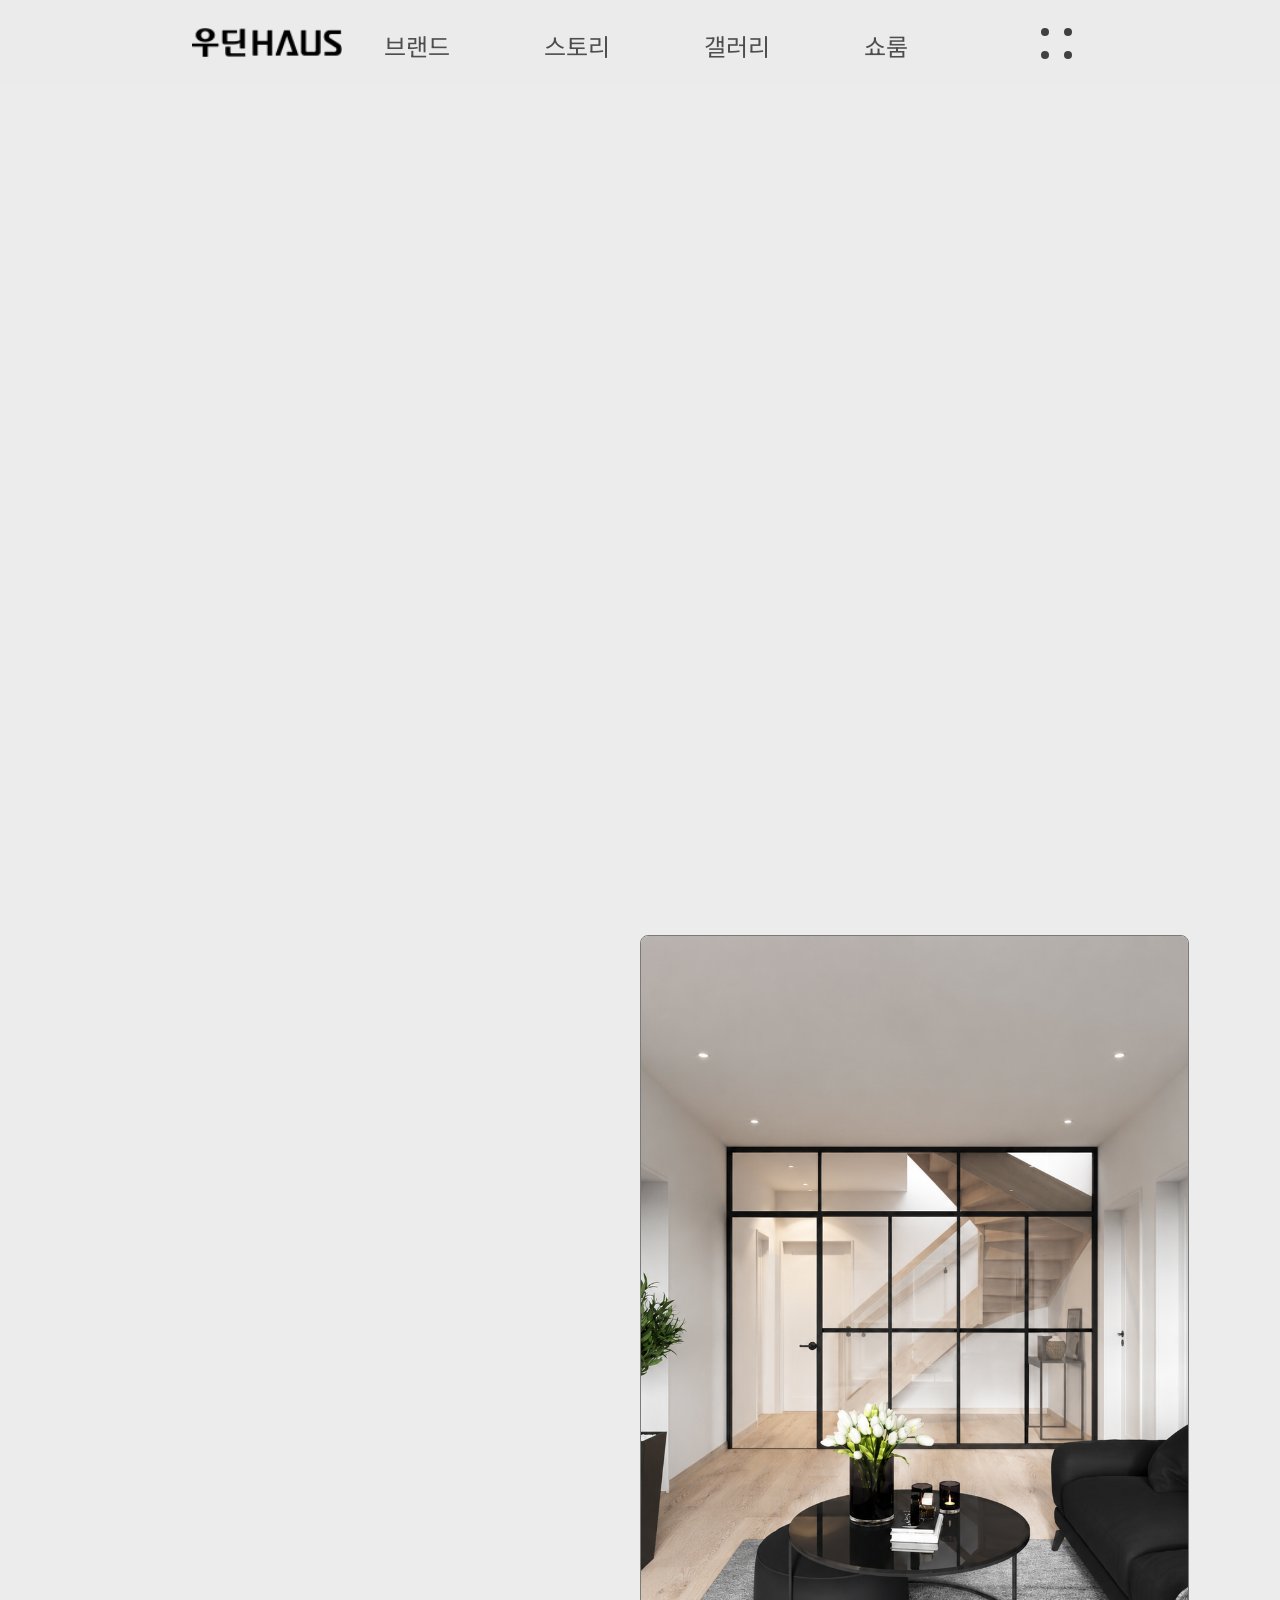
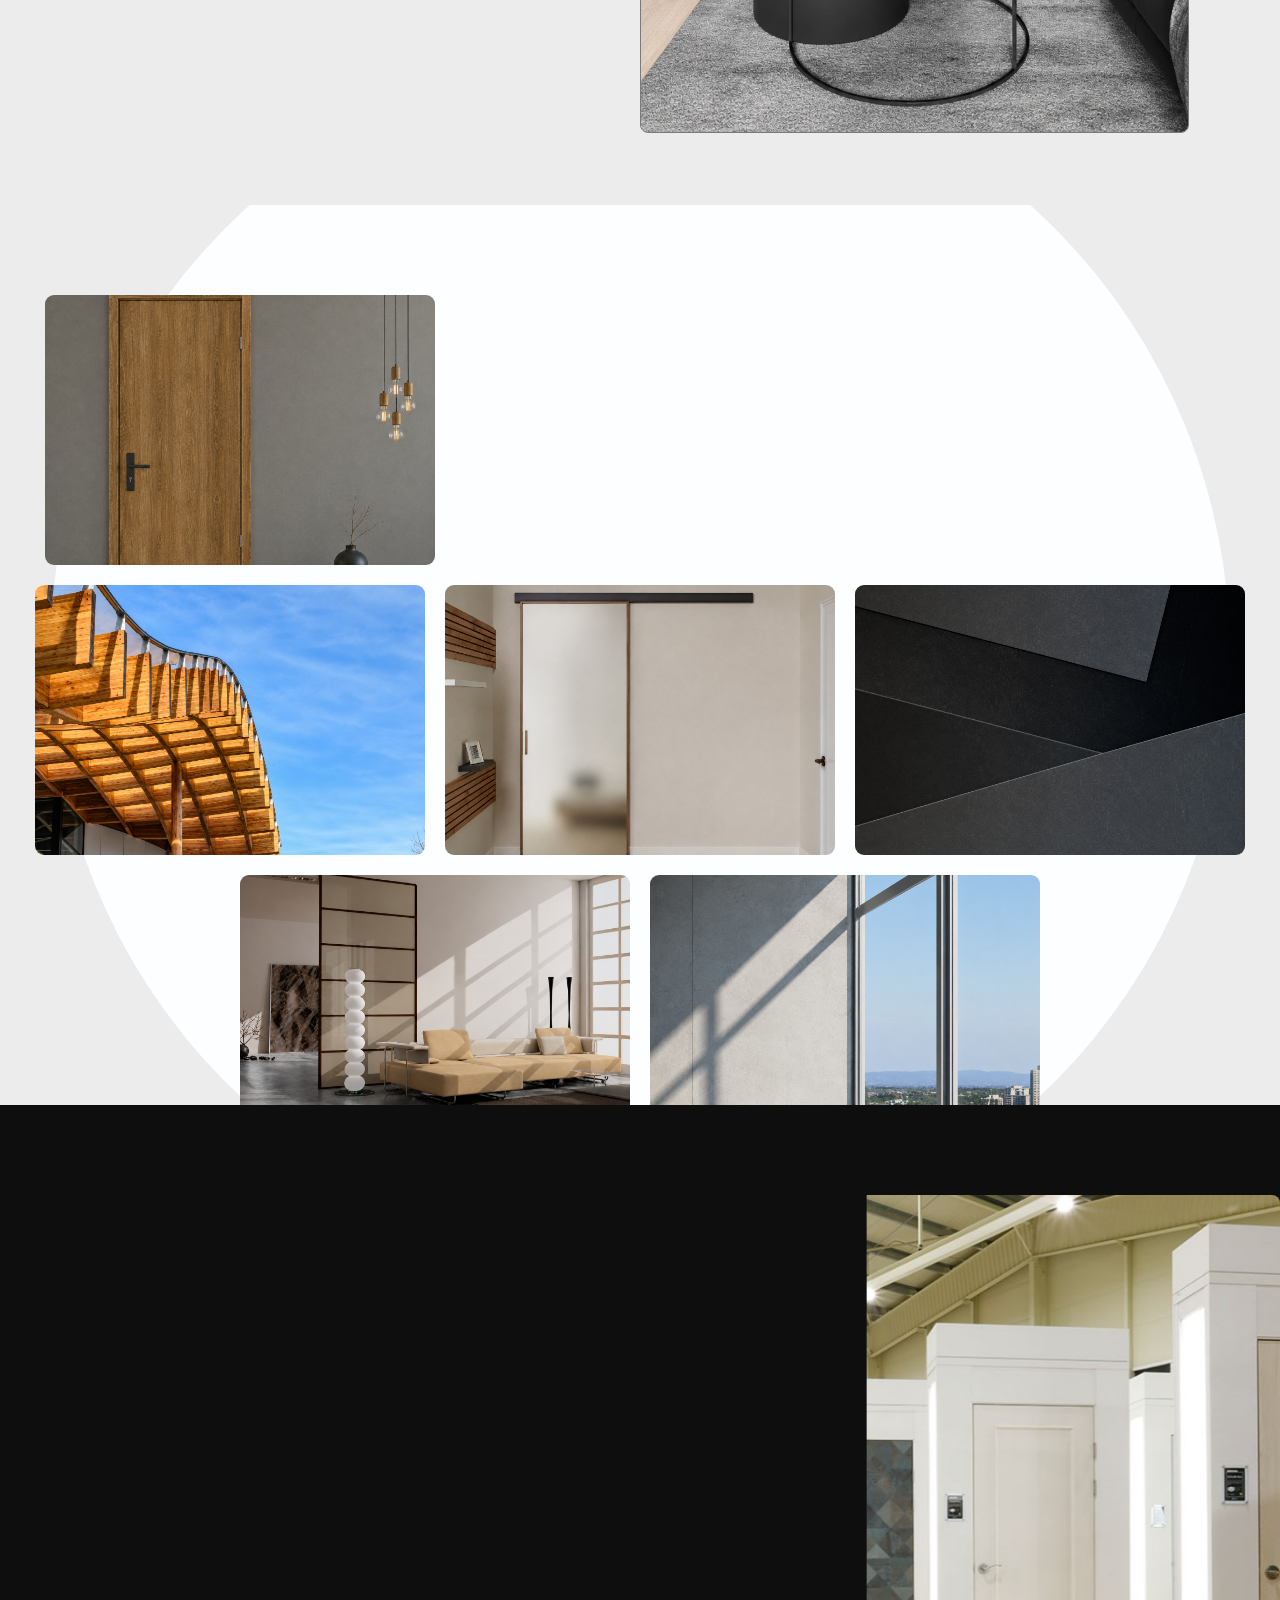
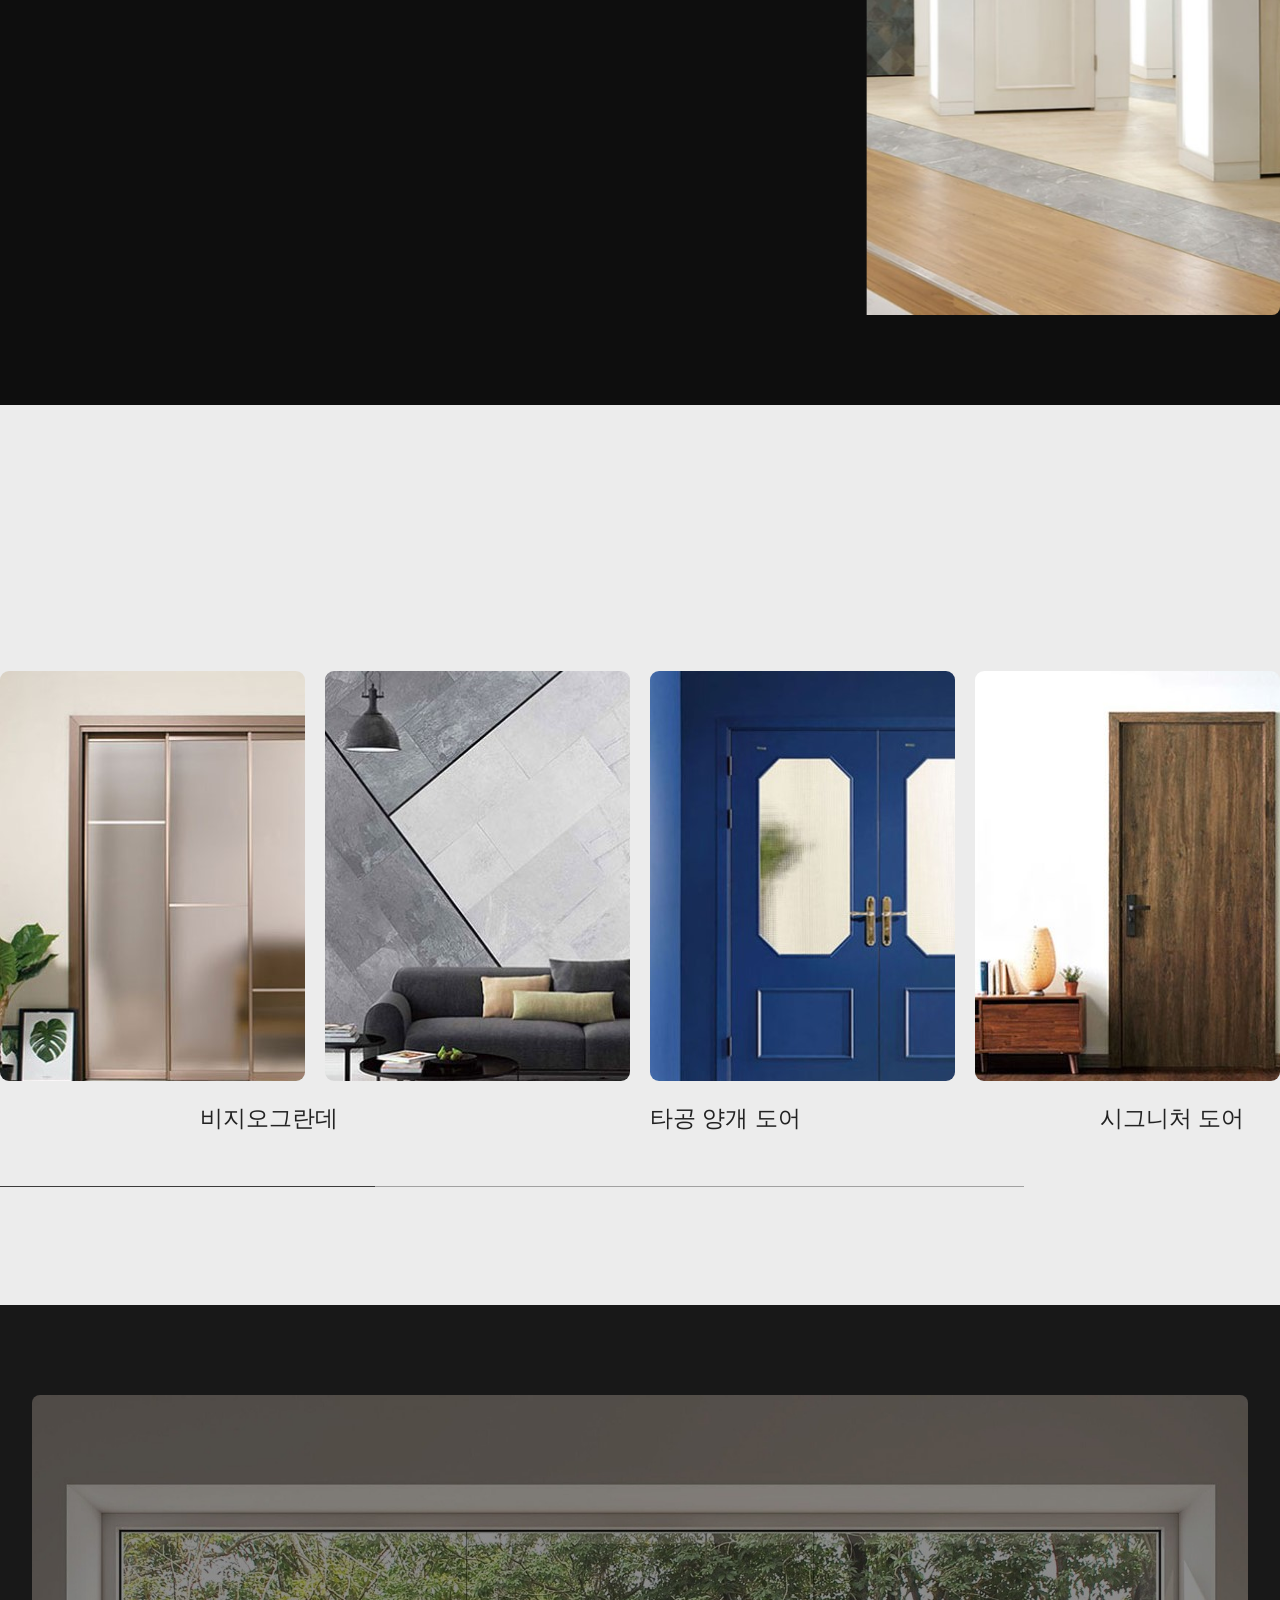
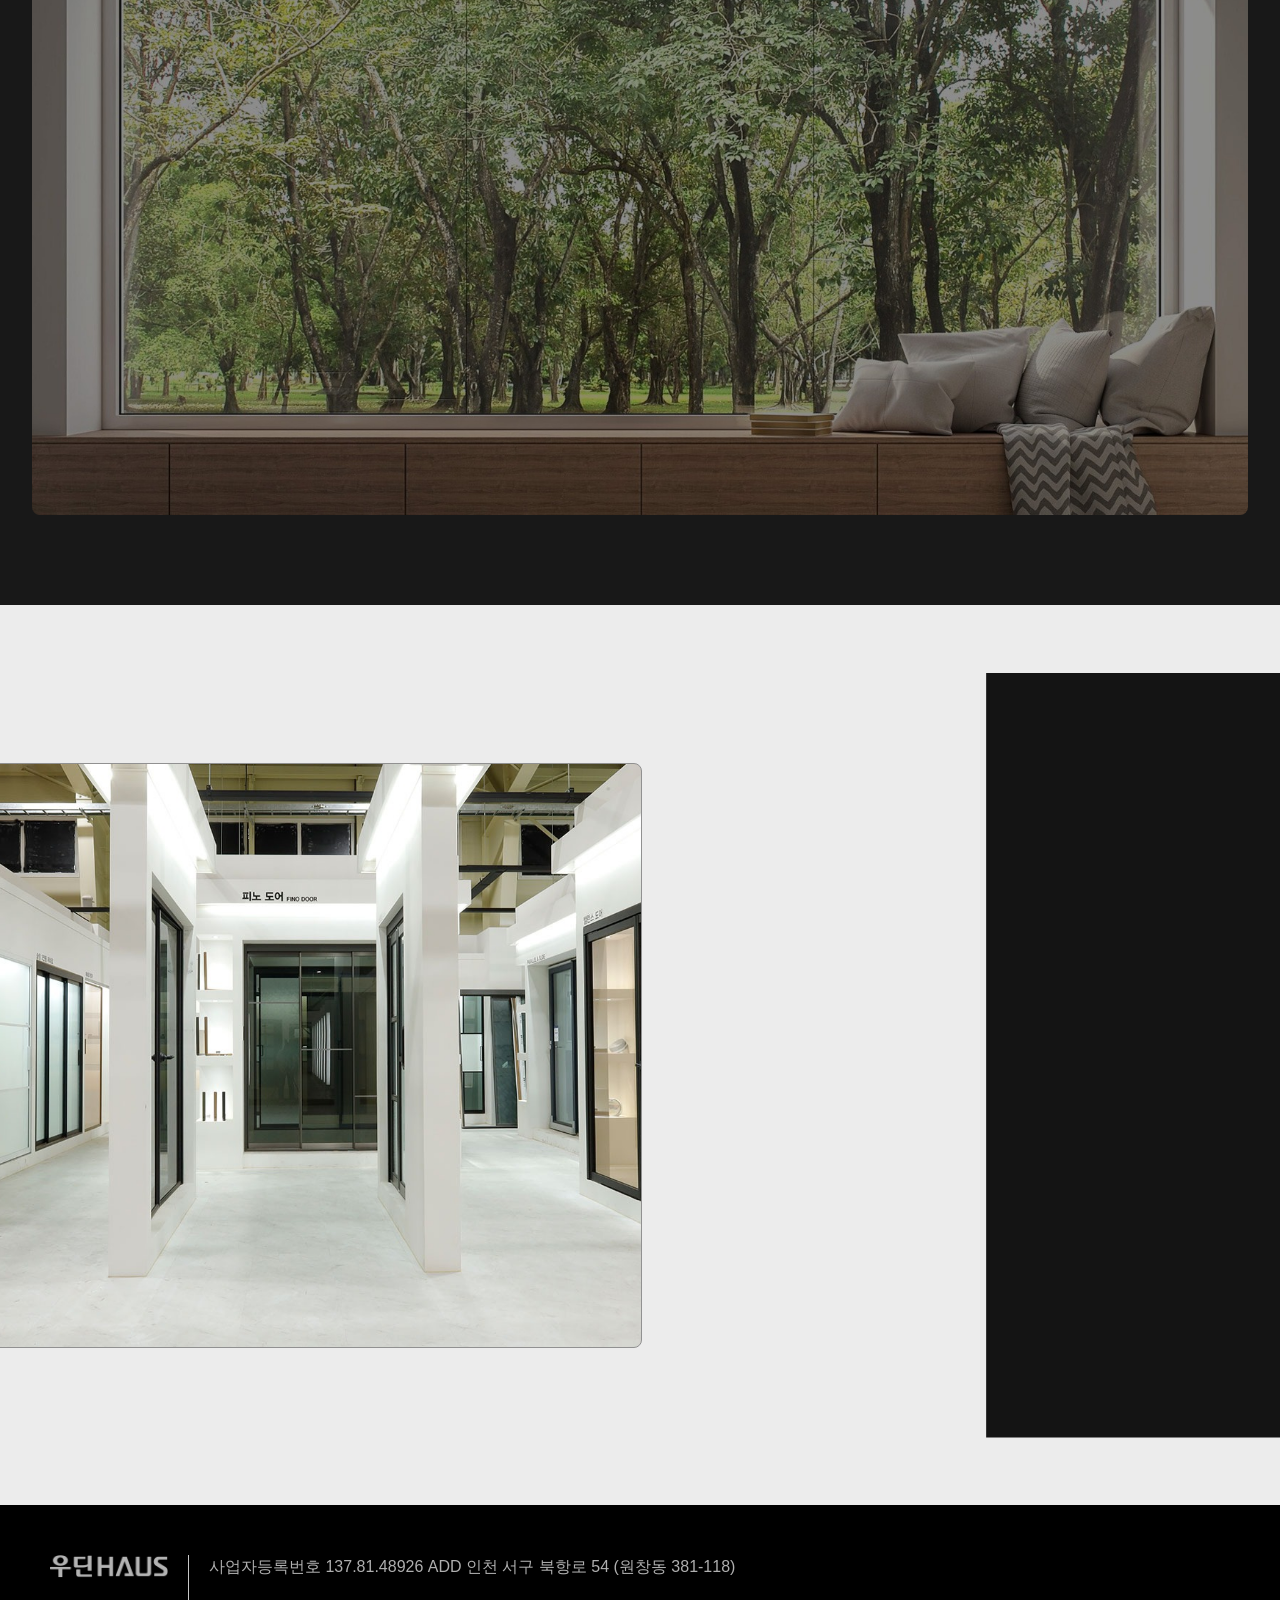
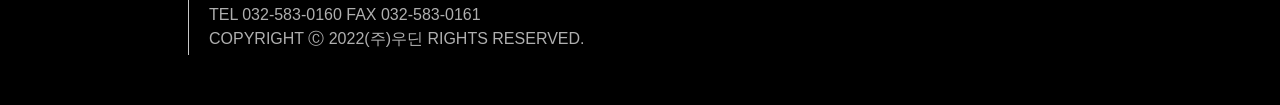
<file: index.html>
<!DOCTYPE html>
<html lang="en">
<head>
    <meta charset="UTF-8">
    <meta name="viewport" content="width=device-width, initial-scale=1.0">
    <title>Document</title>
    <link rel="stylesheet" href="./css/reset.css">
    <link rel="stylesheet" href="./css/main.css">
    <link rel="preconnect" href="https://fonts.googleapis.com">
<link rel="preconnect" href="https://fonts.gstatic.com" crossorigin>
<link href="https://fonts.googleapis.com/css2?family=Black+Han+Sans&family=Cherry+Bomb+One&family=Gugi&family=Jua&family=Major+Mono+Display&family=Noto+Sans+KR:wght@100..900&family=Orbit&display=swap" rel="stylesheet">
</head>
<body>
    
    <header>
    <nav class="nav">
    <a href="./index.html"><div class="logo" href="../index.html"></div></a>
    <!-- 여기부터  -->
    <ul class="gnb">
        <!-- 브랜드의 구역 -->
        <li>
            <a href="./subBrand.html">브랜드</a>
                <ul class="snb">
                    <li><a href="./subBrand.html" onclick="showPage(1)">브랜드스토리</a></li>
                    <li><a href="./certified.html" onclick="showPage(2)">연혁 및 인증</a></li>
                    <li><a href="#" onclick="showPage(3)">CI$BI</a></li>
                    <li><a href="#" onclick="showPage(4)">오시는 길</a></li>
                </ul>
        </li>
        <!-- 스토리의 구역 -->
         <li>
            <a href="./story.html" onclick="showPage(5)">스토리</a>
                <ul class="snb">
                    <li><a href="./story.html" onclick="showPage(6)">미디어</a></li>
                    <li><a href="#" onclick="showPage(7)">홍보</a></li>
                    <li><a href="#" onclick="showPage(8)">협찬</a></li>
                    <li><a href="#" onclick="showPage(9)">이벤트</a></li>
                </ul>
        </li>
        <!-- 갤러리 구역 -->
         <li>
            <a href="./gallery.html" onclick="showPage(10)">갤러리</a>
                <ul class="snb">
                    <li><a href="./gallery.html" onclick="showPage(11)">컬렉션</a></li>
                    <li><a href="./interior.html=" onclick="showPage(12)">인테리어</a></li>
                    <li><a href="#" onclick="showPage(13)">익스테리어</a></li>
                </ul>
        </li>
        <!-- 쇼룸의 페이지 -->
         <li>
            <a href="./showroom.html" onclick="showPage(14)">쇼룸</a>
                <ul class="snb">
                    <li><a href="./showroom.html" onclick="showPage(15)">전시장</a></li>
                </ul>
        </li>
    </ul>
    <!-- 햄버거바의 자리 -->
    <div class="HAMBURGER">
        <div class="cicircle">
            <div class="one">
                <span></span>
                <span></span>
            </div>
       
        <div class="two">
                <span></span>
                <span></span>
            </div>
        </div>
    </div>

    </div>

    </nav>
    </header>
<!-- 햄버거바의 풀메뉴 -->
 
<div class="fullMenu">
        <div class="closeBtn">X</div>
    <ul class="fullGnb">
            <li>
                <a href="./subBrand.html" onclick="showPage(0)">브랜드</a>
                <ul class="fullSnb">
                    <li><a href="./subBrand.html" onclick="showPage(1)">브랜드스토리</a></li>
                    <li><a href="./certified.html" onclick="showPage(2)">연혁 및 인증</a></li>
                    <li><a href="#" onclick="showPage(3)">CI$BI</a></li>
                    <li><a href="#" onclick="showPage(4)">오시는 길</a></li>
                </ul>
            </li>

            <li>
                <a href="./story.html" onclick="showPage(5)">스토리</a>
                <ul class="fullSnb">
                    <li><a href="./story.html" onclick="showPage(6)">미디어</a></li>
                    <li><a href="#" onclick="showPage(7)">홍보</a></li>
                    <li><a href="#" onclick="showPage(8)">협찬</a></li>
                    <li><a href="#" onclick="showPage(9)">이벤트</a></li>
                </ul>
            </li>

            <li>
                <a href="./gallery.html" onclick="showPage(10)">갤러리</a>
                <ul class="fullSnb">
                    <li><a href="./gallery.html" onclick="showPage(11)">컬렉션</a></li>
                    <li><a href="#" onclick="showPage(12)">인테리어</a></li>
                    <li><a href="#" onclick="showPage(13)">익스테리어</a></li>
                </ul>
            </li>

            <li>
                <a href="./showroom.html" onclick="showPage(14)">쇼룸</a>
                <ul class="fullSnb">
                    <li><a href="./showroom.html" onclick="showPage(15)">전시장</a></li>
                </ul>
            </li>
            

    <div class="wrap">
        <section id="brand1"></section>
        <section id="brand2"></section>
        <section id="brand3"></section>
        <section id="brand4"></section>
        <section id="brand5"></section>
        <section id="story1"></section>
        <section id="story2"></section>
        <section id="story3"></section>
        <section id="story4"></section>
        <section id="story5"></section>
        <section id="gallery1"></section>
        <section id="gallery2"></section>
        <section id="gallery3"></section>
        <section id="gallery4"></section>
        <section id="show1"></section>
        <section id="show2"></section>
        <section id="show3"></section>
    </div>
</div>
</div>
    
         
        

<!-- 화면1의 구역 -->
    <div class="wide1">

        <div class="mainImageBox">
            <div class="textM">
                <div class="textMain">CREATING HEALING SPACE IS
                <br>WOODIN HAUS’S TOP PRIORITY.</div>
            </div>
        </div>
    </div>
<!-- 화면2의 구역 -->
    <div class="wide2">
        <div class="textBox">
            <span class="best">BEST PRODUCT</span>
            <div class="eco">ECO-FRIENDLY AND<br>
            HIGH-QUALITY<br>
            PRODUCTS</div>
            <div class="bar"></div>
             <span class="smallText">우딘 HAUS는 건강한 공간을 위한<br>
최선의 선택을 합니다.</span>
        </div>
       
        <div class="twoImageBox">
            <div class="moodin"></div>
        </div>
    </div>
    <!-- 화면3의 구역 -->
     <div class="wide3">
            <div class="boxs">
            <div class="miniBox">
                <div class="miniImage mini1"></div>
            </div>

            <div class="mini2"><div class="mean">CATEGORY</div>
                                                DESIGN FOR HEALTH<br>
                                                AND WELL-BEING
                <div class="textBook">우딘은 건강한 공간을 만든다는 일념으로 끊임없이 친환경 제품을 연구합니다.</div></div>
            
            <div class="miniBox">
            <div class="miniImage mini3"></div>
            </div>
            
            <div class="miniBox">
            <div class="miniImage mini4"></div>
            </div>

            <div class="miniBox">
            <div class="miniImage mini5"></div>
            </div>

            <div class="miniBox">
            <div class="miniImage mini6"></div>
            </div>

            <div class="miniBox">
            <div class="miniImage mini7"></div>
            </div>

            <div class="circleBox">
                <div class="circle"></div>
            </div>
            
        </div>
        
     </div>
     <!-- 화면4의 구역(검은색) -->
    <div class="wide4">
         <div class="textBox2">
            <div class="innerText1">SHOWROOM</div>
            <div class="innerText2">WOODIN<br>
            SHOWROOM</div>
            <div class="innerText3">우딘 전시장</div>
            <div class="innerText4">인천 서구 북항로 122 (원창동) T. 032-583-0160</div>
         </div>

         <!-- 이미지 부분 -->
          <div class="imageBox2"></div>
      </div>

      <!-- 화면 5의 구역(다시 회색) -->
       <div class="wide5">
            <div class="txtBox">
            <div class="textBBox">GALLERY</div>
            <div class="textBoxBest">BEST QUALITY WELLNESS INTERIOR</div>
            </div>
        <!-- 이미지 -->
        <div class="been">

            <div class="bestN">
            <div class="bestNImage1"></div>
            </div>

            <div class="bestN">
            <div class="bestNImage2"></div>
            </div>

            <div class="bestN">
            <div class="bestNImage3"></div>
            </div>

            <div class="bestN">
            <div class="bestNImage4"></div>
            </div>
        </div>
        <div class="se">
            <a>제네로 시리즈</a>
            <a>비지오그란데</a>
            <a>타공 양개 도어</a>
            <a>시그니처 도어</a>
        </div>
        <div class="barAl">
            <div class="bars">
            <div class="barNo2"></div>
            <div class="barNo1"></div>
         </div>
        </div>
        <!-- 여기는 바 두 개의 영역 -->
         
         
    </div>

       <!-- 화면6의 구역(다시 검은색) -->
        <div class="wide6">
            <div class="bigImage">
                <!-- 텍스트 부분 -->
                <div class="hdText">
                    <div class="miniText">BRAND</div>
                    <div class="bigText">BE GREEN, BE HEALING LIFE</div>
                </div>
            </div>
        </div>
        <!-- 화면7의 시작 -->
         <div class="wide7">
            <div class="movieBox"></div>
            <div class="blackBox">
                <div class="txtLast">
                    <div class="lastText">HEALING HAUS<br>WOODIN HAUS
                        <div class="lastBar"></div>
                        <div class="lastText2">Rethink DOOR 역할론편</div>
                    </div>
                    <!-- <div class="lastBar"></div> -->
                    
                </div>
            </div>
         </div>

         <!-- footer부분 -->
          <footer>
            <div class="ma"></div>
            <!-- 라스트박스 안 -->
            <div class="LastBox">
            <div class="lastOne"></div>
            <div class="lastOne2">사업자등록번호 137.81.48926 ADD 인천 서구 북항로 54 (원창동 381-118)<br><br>
TEL 032-583-0160 FAX 032-583-0161<br>
COPYRIGHT Ⓒ 2022(주)우딘 RIGHTS RESERVED.</div>
            </div>
          </footer>

    <!-- 스크립트 시작 -->
    <script src="./js/main.js"></script>
</body>
</html>
</file>
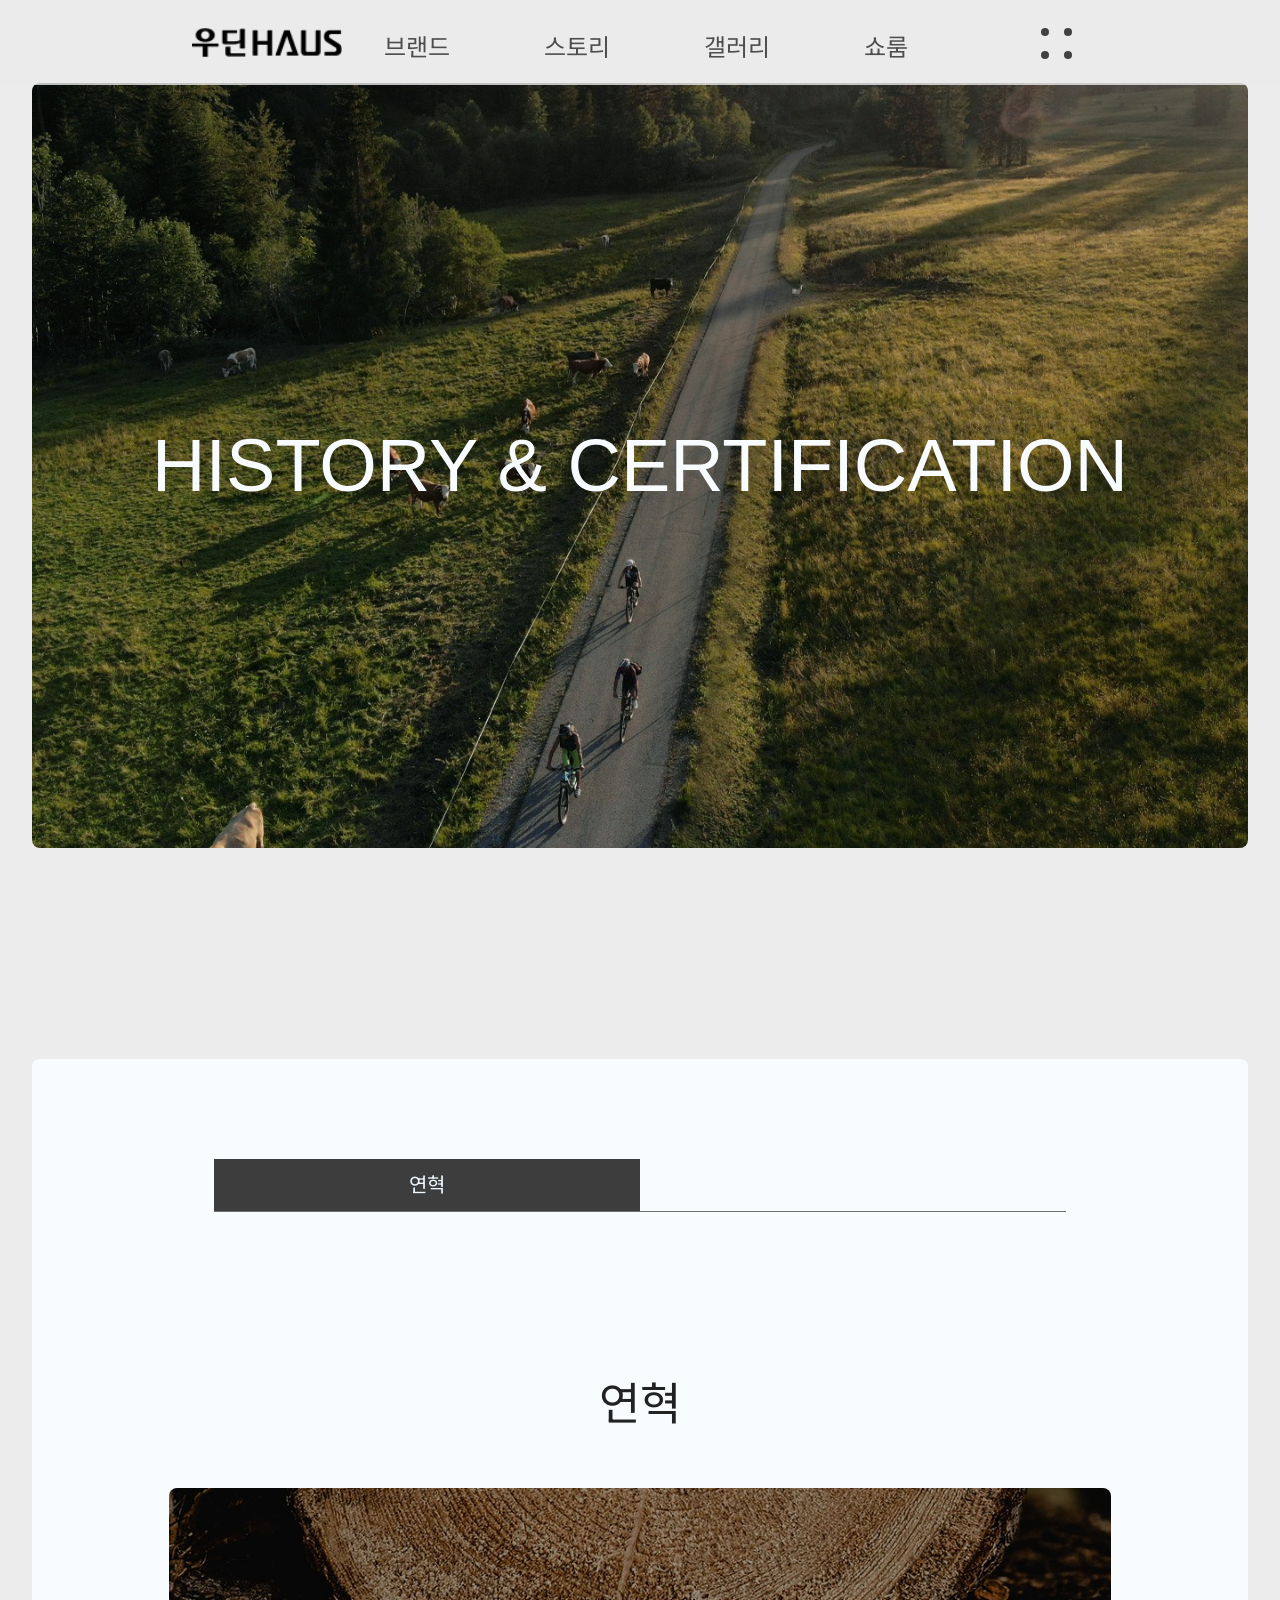
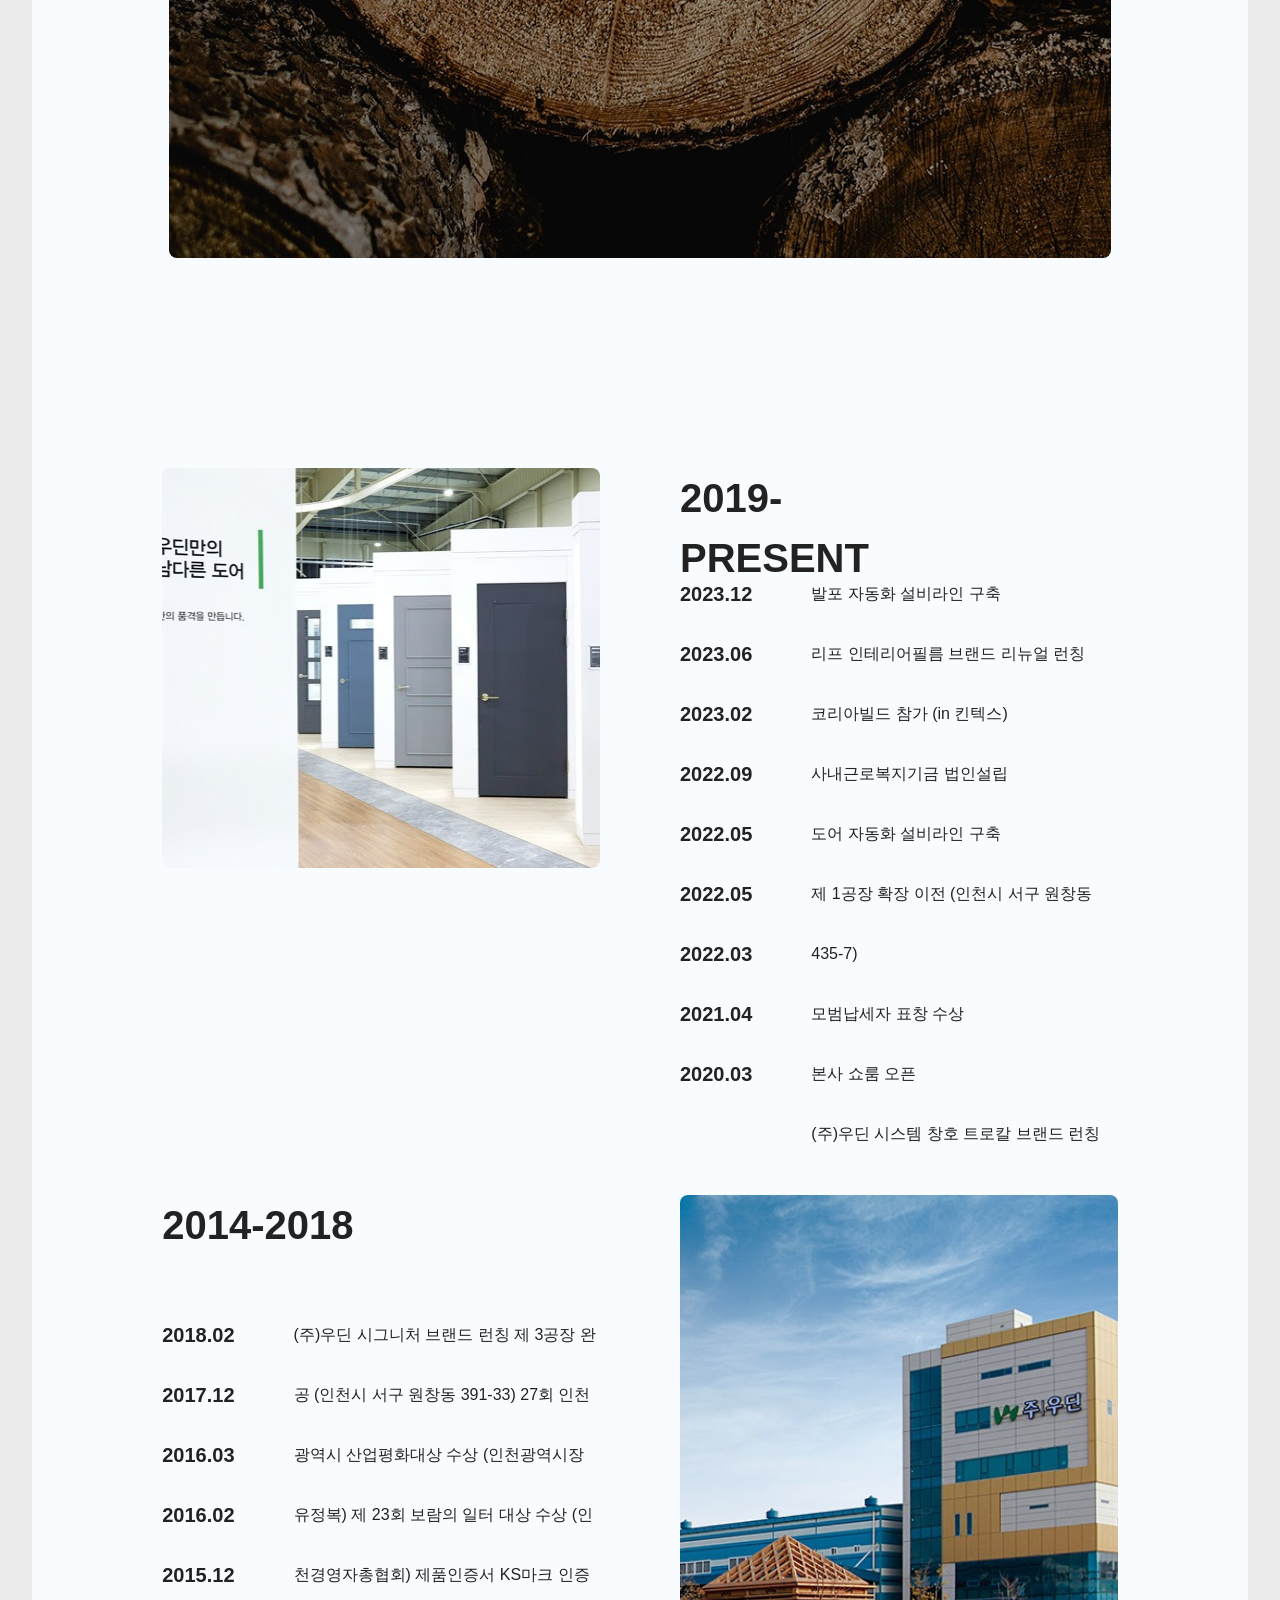
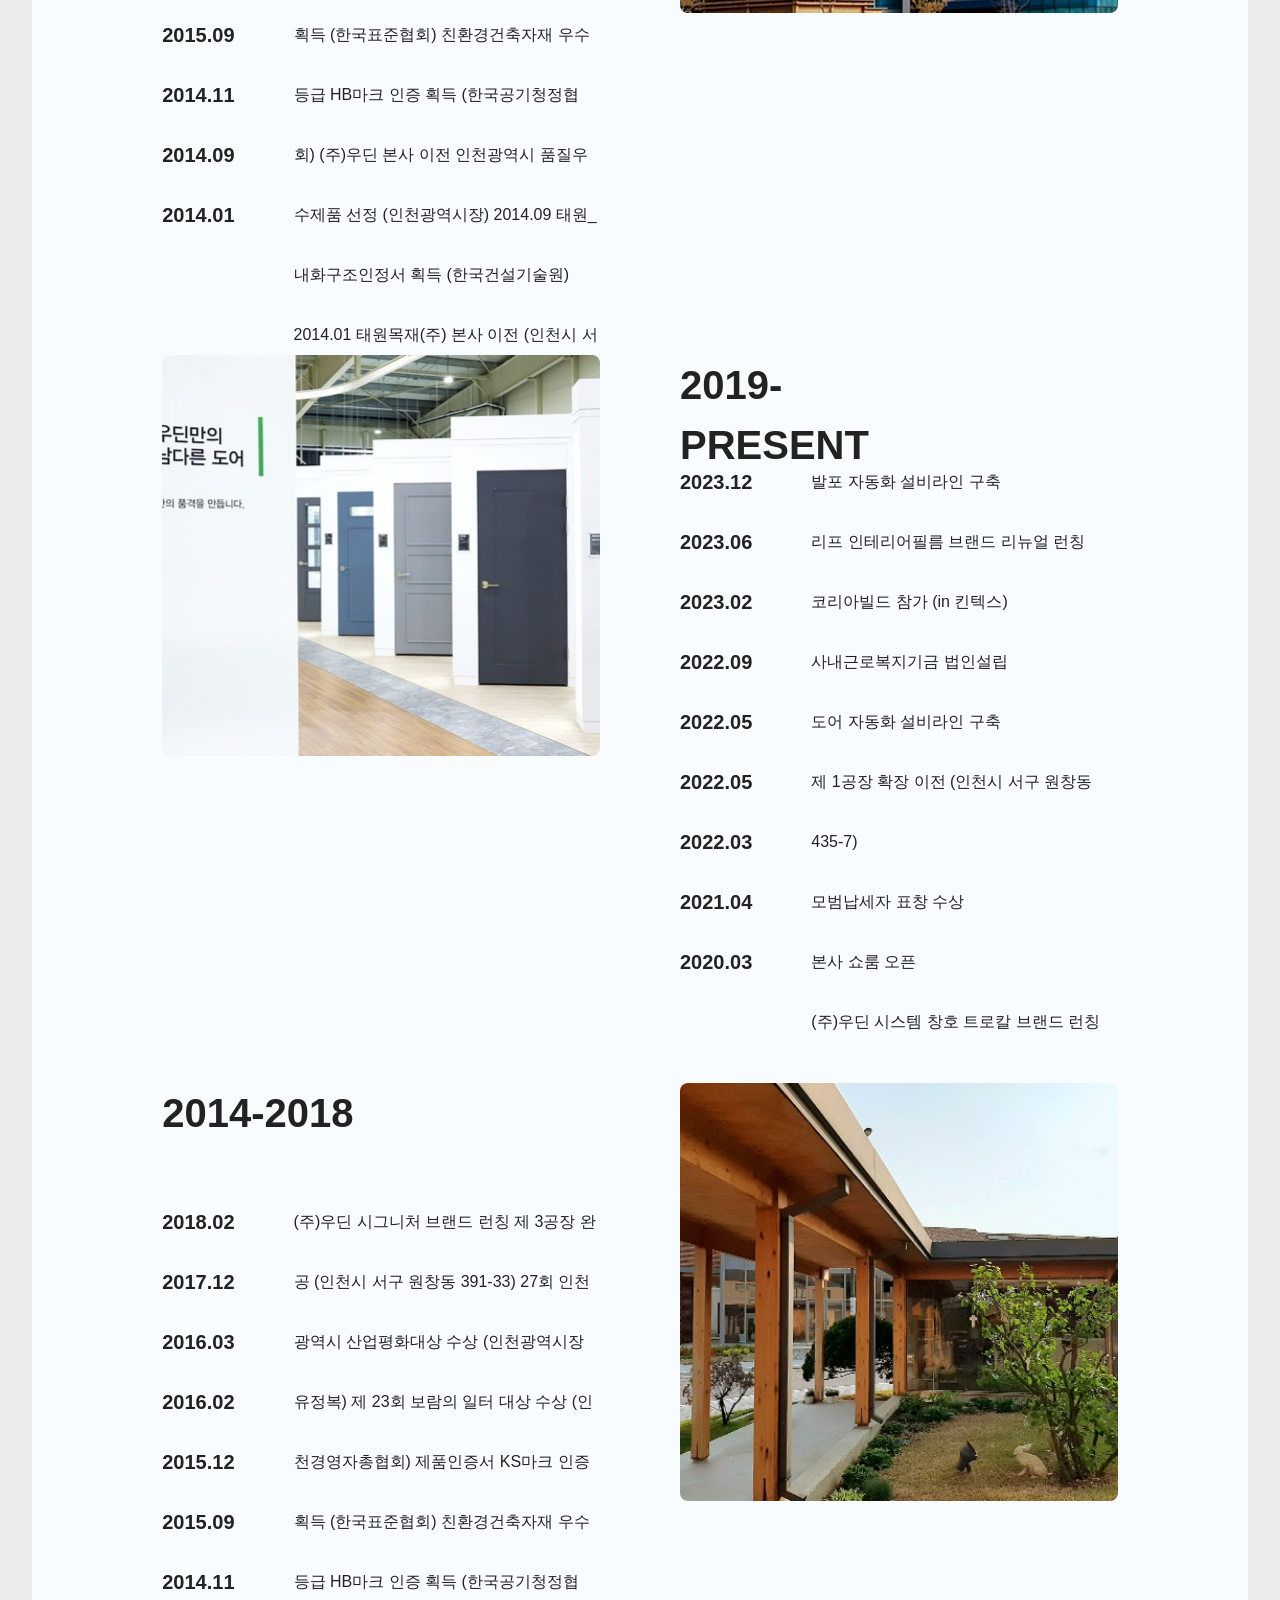
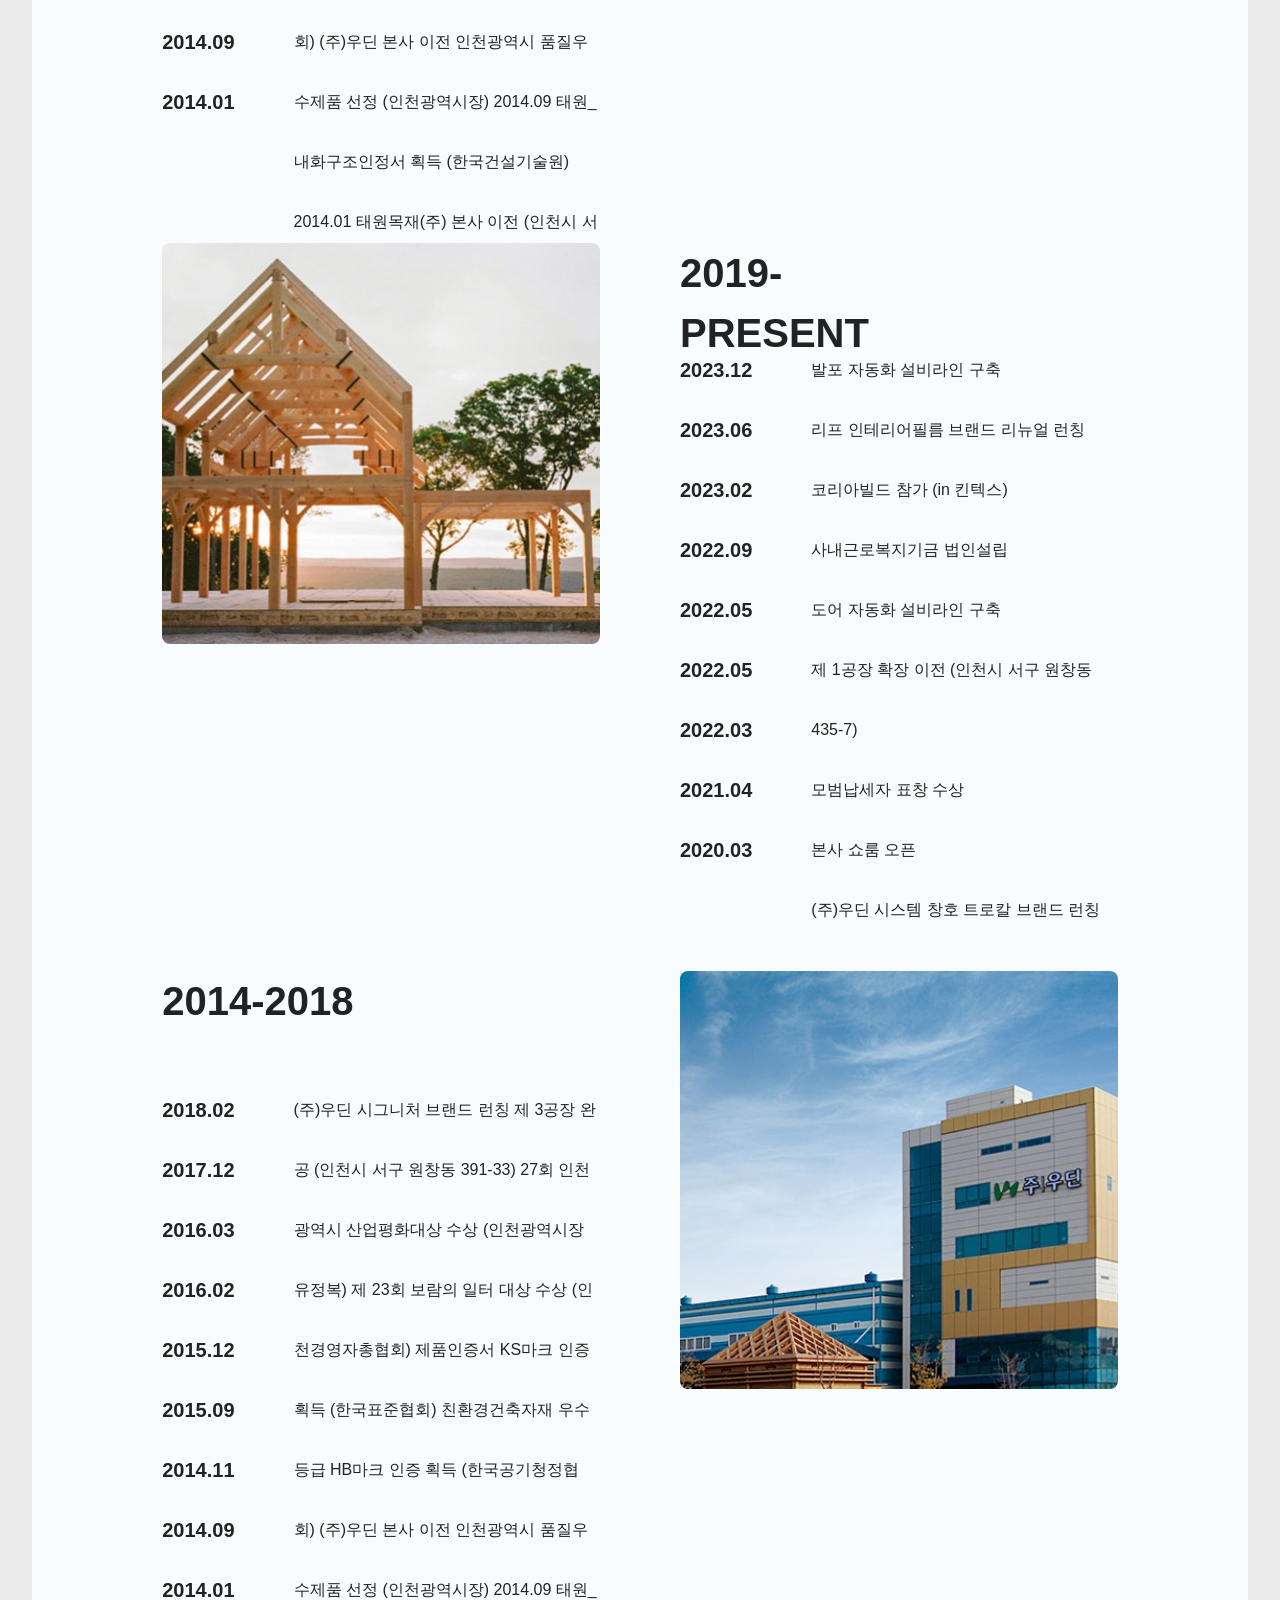
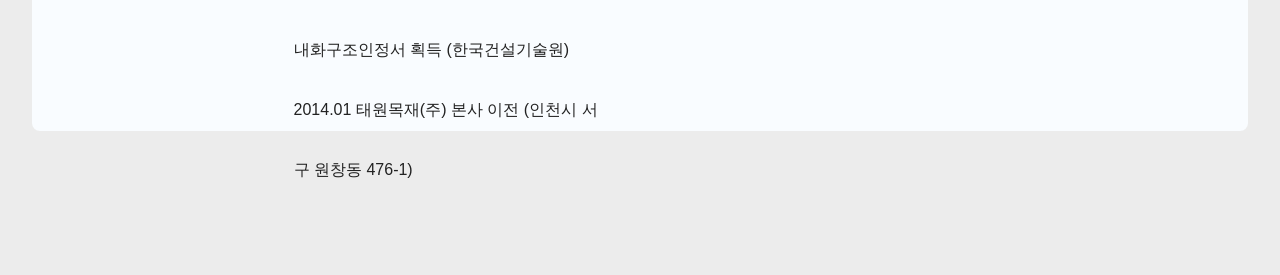
<file: certified.html>
<!DOCTYPE html>
<html lang="en">
<head>
    <meta charset="UTF-8">
    <meta name="viewport" content="width=device-width, initial-scale=1.0">
    <title>Document</title>
    <link rel="stylesheet" href="./css/reset.css">
    <link rel="stylesheet" href="./css/certified.css">
    <link rel="preconnect" href="https://fonts.googleapis.com">
<link rel="preconnect" href="https://fonts.gstatic.com" crossorigin>
<link href="https://fonts.googleapis.com/css2?family=Black+Han+Sans&family=Cherry+Bomb+One&family=Gugi&family=Jua&family=Major+Mono+Display&family=Noto+Sans+KR:wght@100..900&family=Orbit&display=swap" rel="stylesheet">
</head>
<body>
     <header>
    <nav class="nav">
    <a href="./index.html"><div class="logo" href="../index.html"></div></a>
    <!-- 여기부터  -->
    <ul class="gnb">
        <!-- 브랜드의 구역 -->
        <li>
            <a href="./subBrand.html"">브랜드</a>
                <ul class="snb">
                    <li><a href="./subBrand.html" onclick="showPage(1)">브랜드스토리</a></li>
                    <li><a href="./certified.html" onclick="showPage(2)">연혁 및 인증</a></li>
                    <li><a href="#" onclick="showPage(3)">CI$BI</a></li>
                    <li><a href="#" onclick="showPage(4)">오시는 길</a></li>
                </ul>
        </li>
        <!-- 스토리의 구역 -->
         <li>
            <a href="./story.html" onclick="showPage(5)">스토리</a>
                <ul class="snb">
                    <li><a href="./story.html" onclick="showPage(6)">미디어</a></li>
                    <li><a href="#" onclick="showPage(7)">홍보</a></li>
                    <li><a href="#" onclick="showPage(8)">협찬</a></li>
                    <li><a href="#" onclick="showPage(9)">이벤트</a></li>
                </ul>
        </li>
        <!-- 갤러리 구역 -->
         <li>
            <a href="./gallery.html" onclick="showPage(10)">갤러리</a>
                <ul class="snb">
                    <li><a href="./gallery.html" onclick="showPage(11)">컬렉션</a></li>
                    <li><a href="./interior.html" onclick="showPage(12)">인테리어</a></li>
                    <li><a href="#" onclick="showPage(13)">익스테리어</a></li>
                </ul>
        </li>
        <!-- 쇼룸의 페이지 -->
         <li>
            <a href="./showroom.html" onclick="showPage(14)">쇼룸</a>
                <ul class="snb">
                    <li><a href="./showroom.html" onclick="showPage(15)">전시장</a></li>
                </ul>
        </li>
    </ul>
    <!-- 햄버거바의 자리 -->
    <div class="HAMBURGER">
        <div class="cicircle">
            <div class="one">
                <span></span>
                <span></span>
            </div>
       
        <div class="two">
                <span></span>
                <span></span>
            </div>
        </div>
    </div>

    </div>

    </nav>
    </header>
<!-- 햄버거바의 풀메뉴 -->
 
<div class="fullMenu">
        <div class="closeBtn">X</div>
    <ul class="fullGnb">
            <li>
                <a href="./subBrand.html" onclick="showPage(0)">브랜드</a>
                <ul class="fullSnb">
                    <li><a href="./subBrand.html" onclick="showPage(1)">브랜드스토리</a></li>
                    <li><a href="./certified.html" onclick="showPage(2)">연혁 및 인증</a></li>
                    <li><a href="#" onclick="showPage(3)">CI$BI</a></li>
                    <li><a href="#" onclick="showPage(4)">오시는 길</a></li>
                </ul>
            </li>

            <li>
                <a href="./story.html" onclick="showPage(5)">스토리</a>
                <ul class="fullSnb">
                    <li><a href="./story.html" onclick="showPage(6)">미디어</a></li>
                    <li><a href="#" onclick="showPage(7)">홍보</a></li>
                    <li><a href="#" onclick="showPage(8)">협찬</a></li>
                    <li><a href="#" onclick="showPage(9)">이벤트</a></li>
                </ul>
            </li>

            <li>
                <a href="./gallery.html" onclick="showPage(10)">갤러리</a>
                <ul class="fullSnb">
                    <li><a href="./gallery.html" onclick="showPage(11)">컬렉션</a></li>
                    <li><a href="#" onclick="showPage(12)">인테리어</a></li>
                    <li><a href="#" onclick="showPage(13)">익스테리어</a></li>
                </ul>
            </li>

             <li>
                <a href="./showroom.html" onclick="showPage(14)">쇼룸</a>
                <ul class="fullSnb">
                    <li><a href="./showroom.html" onclick="showPage(15)">전시장</a></li>
                </ul>
            </li>
            

    <div class="wrap">
        <section id="brand1"></section>
        <section id="brand2"></section>
        <section id="brand3"></section>
        <section id="brand4"></section>
        <section id="brand5"></section>
        <section id="story1"></section>
        <section id="story2"></section>
        <section id="story3"></section>
        <section id="story4"></section>
        <section id="story5"></section>
        <section id="gallery1"></section>
        <section id="gallery2"></section>
        <section id="gallery3"></section>
        <section id="gallery4"></section>
        <section id="show1"></section>
        <section id="show2"></section>
        <section id="show3"></section>
    </div>
</div>
</div>

<!-- 화면1의 구역 -->
<div class="wide1">
    <div class="image1">
        <div class="text1">HISTORY & CERTIFICATION</div>
    </div>
</div>

<!-- 화면2의 구역/ 좀 길다 -->
 <div class="wide2">
    <div class="inBox">
        <div class="crBox">
            <div class="greyBox">연혁</div>
            <span class="greyBar"></span>
            </div>
        <div class="imgBoxTree">
            <div>연혁</div>
            <div class="tree"></div>
        </div>
        <!-- 여기부터 사진나열 -->
        <div class="imgBoxSix">
            <!-- 이미지 시작 ------------------------------>
            <div class="boxs1">
                <img src="./img/cr3.jpg" alt="그림1">
            </div>
            <div class="boxs3">
                <h1>2019-<br>PRESENT</h1>
                <div class="wrapp">
                <div class="lastNumberBox">
                    2023.12<br>
                    2023.06<br>
                    2023.02<br>
                    2022.09<br>
                    2022.05<br>
                    2022.05<br>
                    2022.03<br>
                    2021.04<br>
                    2020.03<br>
                </div>
                <div class="lastTextBox">
                    발포 자동화 설비라인 구축<br>
                    리프 인테리어필름 브랜드 리뉴얼 런칭<br>
                    코리아빌드 참가 (in 킨텍스)<br>
                    사내근로복지기금 법인설립<br>
                    도어 자동화 설비라인 구축<br>
                    제 1공장 확장 이전 (인천시 서구 원창동 435-7)<br>
                    모범납세자 표창 수상<br>
                    본사 쇼룸 오픈<br>
                    (주)우딘 시스템 창호 트로칼 브랜드 런칭<br>
                </div>
                </div>
            </div>
        </div>

        <div class="imgBoxSix">
            <!-- 이미지 시작 -->
            <div class="boxs4">
                <h1>2014-2018</h1>
                    <div class="wrapp2">
                        <div class="lastNumberBox2">
                                2018.02<br>
                                2017.12<br>
                                2016.03<br>
                                2016.02<br>
                                2015.12<br>
                                2015.09<br>
                                2014.11<br>
                                2014.09<br>
                                2014.01<br>
                    </div>
                <div class="lastTextBox2">
                  (주)우딘 시그니처 브랜드 런칭
제 3공장 완공 (인천시 서구 원창동 391-33)
27회 인천광역시 산업평화대상 수상 (인천광역시장 유정복)
제 23회 보람의 일터 대상 수상 (인천경영자총협회)
제품인증서 KS마크 인증 획득 (한국표준협회)
친환경건축자재 우수등급 HB마크 인증 획득 (한국공기청정협회)
(주)우딘 본사 이전

인천광역시 품질우수제품 선정 (인천광역시장)

2014.09
태원_내화구조인정서 획득 (한국건설기술원)

2014.01
태원목재(주) 본사 이전 (인천시 서구 원창동 476-1)
                </div>
                </div>
            </div>
            <div class="boxs2"><img src="./img/cr4.jpg" alt="그림1"></div>
        </div>

         <div class="imgBoxSix">
            <!-- 이미지 시작 ------------------------------>
            <div class="boxs1">
                <img src="./img/cr3.jpg" alt="그림1">
            </div>
            <div class="boxs3">
                <h1>2019-<br>PRESENT</h1>
                <div class="wrapp">
                <div class="lastNumberBox">
                    2023.12<br>
                    2023.06<br>
                    2023.02<br>
                    2022.09<br>
                    2022.05<br>
                    2022.05<br>
                    2022.03<br>
                    2021.04<br>
                    2020.03<br>
                </div>
                <div class="lastTextBox">
                    발포 자동화 설비라인 구축<br>
                    리프 인테리어필름 브랜드 리뉴얼 런칭<br>
                    코리아빌드 참가 (in 킨텍스)<br>
                    사내근로복지기금 법인설립<br>
                    도어 자동화 설비라인 구축<br>
                    제 1공장 확장 이전 (인천시 서구 원창동 435-7)<br>
                    모범납세자 표창 수상<br>
                    본사 쇼룸 오픈<br>
                    (주)우딘 시스템 창호 트로칼 브랜드 런칭<br>
                </div>
                </div>
            </div>
        </div>

        <div class="imgBoxSix">
            <!-- 이미지 시작 -->
            <div class="boxs4">
                <h1>2014-2018</h1>
                    <div class="wrapp2">
                        <div class="lastNumberBox2">
                                2018.02<br>
                                2017.12<br>
                                2016.03<br>
                                2016.02<br>
                                2015.12<br>
                                2015.09<br>
                                2014.11<br>
                                2014.09<br>
                                2014.01<br>
                    </div>
                <div class="lastTextBox2">
                  (주)우딘 시그니처 브랜드 런칭
제 3공장 완공 (인천시 서구 원창동 391-33)
27회 인천광역시 산업평화대상 수상 (인천광역시장 유정복)
제 23회 보람의 일터 대상 수상 (인천경영자총협회)
제품인증서 KS마크 인증 획득 (한국표준협회)
친환경건축자재 우수등급 HB마크 인증 획득 (한국공기청정협회)
(주)우딘 본사 이전

인천광역시 품질우수제품 선정 (인천광역시장)

2014.09
태원_내화구조인정서 획득 (한국건설기술원)

2014.01
태원목재(주) 본사 이전 (인천시 서구 원창동 476-1)
                </div>
                </div>
            </div>
            <div class="boxs2"><img src="./img/cr5.jpg" alt="그림1"></div>
        </div>

         <div class="imgBoxSix">
            <!-- 이미지 시작 ------------------------------>
            <div class="boxs1">
                <img src="./img/cr6.jpg" alt="그림1">
            </div>
            <div class="boxs3">
                <h1>2019-<br>PRESENT</h1>
                <div class="wrapp">
                <div class="lastNumberBox">
                    2023.12<br>
                    2023.06<br>
                    2023.02<br>
                    2022.09<br>
                    2022.05<br>
                    2022.05<br>
                    2022.03<br>
                    2021.04<br>
                    2020.03<br>
                </div>
                <div class="lastTextBox">
                    발포 자동화 설비라인 구축<br>
                    리프 인테리어필름 브랜드 리뉴얼 런칭<br>
                    코리아빌드 참가 (in 킨텍스)<br>
                    사내근로복지기금 법인설립<br>
                    도어 자동화 설비라인 구축<br>
                    제 1공장 확장 이전 (인천시 서구 원창동 435-7)<br>
                    모범납세자 표창 수상<br>
                    본사 쇼룸 오픈<br>
                    (주)우딘 시스템 창호 트로칼 브랜드 런칭<br>
                </div>
                </div>
            </div>
        </div>

        <div class="imgBoxSix">
            <!-- 이미지 시작 -->
            <div class="boxs4">
                <h1>2014-2018</h1>
                    <div class="wrapp2">
                        <div class="lastNumberBox2">
                                2018.02<br>
                                2017.12<br>
                                2016.03<br>
                                2016.02<br>
                                2015.12<br>
                                2015.09<br>
                                2014.11<br>
                                2014.09<br>
                                2014.01<br>
                    </div>
                <div class="lastTextBox2">
                  (주)우딘 시그니처 브랜드 런칭
제 3공장 완공 (인천시 서구 원창동 391-33)
27회 인천광역시 산업평화대상 수상 (인천광역시장 유정복)
제 23회 보람의 일터 대상 수상 (인천경영자총협회)
제품인증서 KS마크 인증 획득 (한국표준협회)
친환경건축자재 우수등급 HB마크 인증 획득 (한국공기청정협회)
(주)우딘 본사 이전

인천광역시 품질우수제품 선정 (인천광역시장)

2014.09
태원_내화구조인정서 획득 (한국건설기술원)

2014.01
태원목재(주) 본사 이전 (인천시 서구 원창동 476-1)
                </div>
                </div>
            </div>
            <div class="boxs2"><img src="./img/cr4.jpg" alt="그림1"></div>
        </div>

        
        </div>
       
    </div>
</div>


<!-- 스크립트 시작 -->
    <script src="./js/certified.js">
    </script>
</body>
</html>
</file>
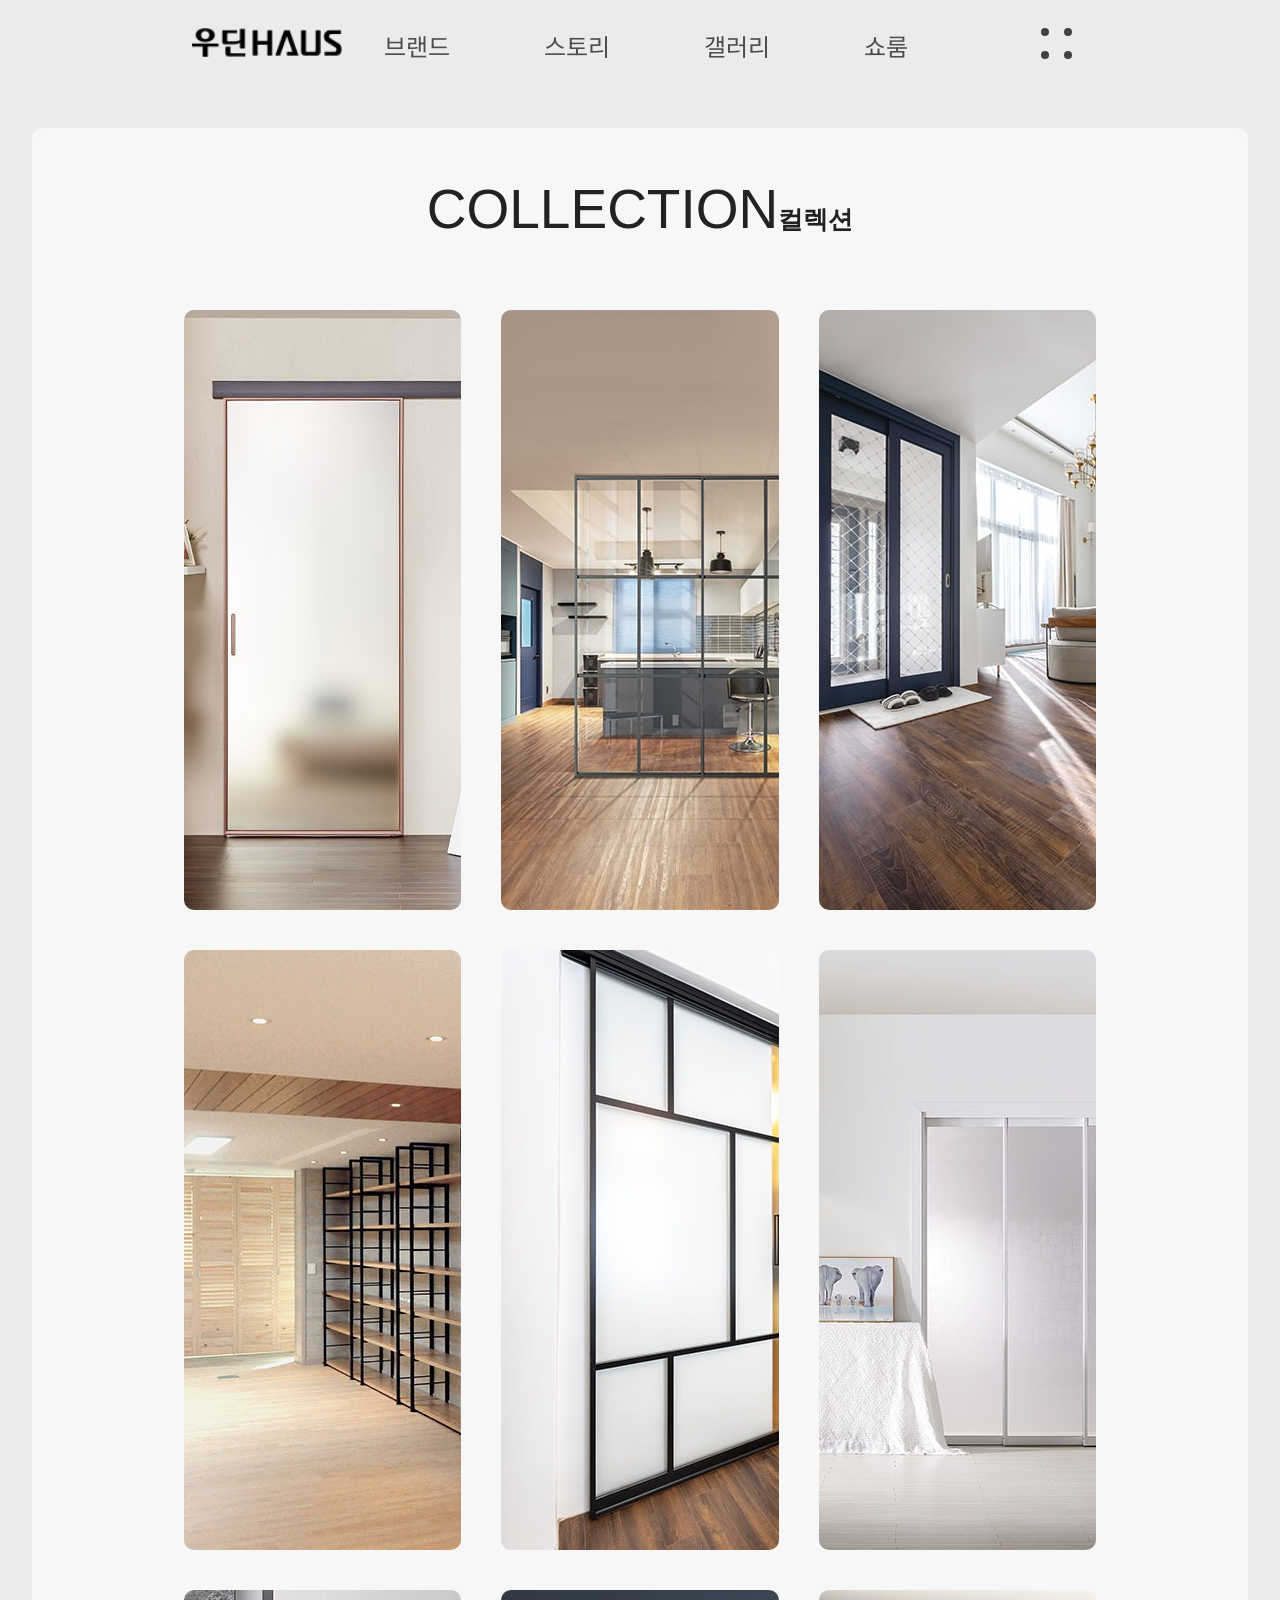
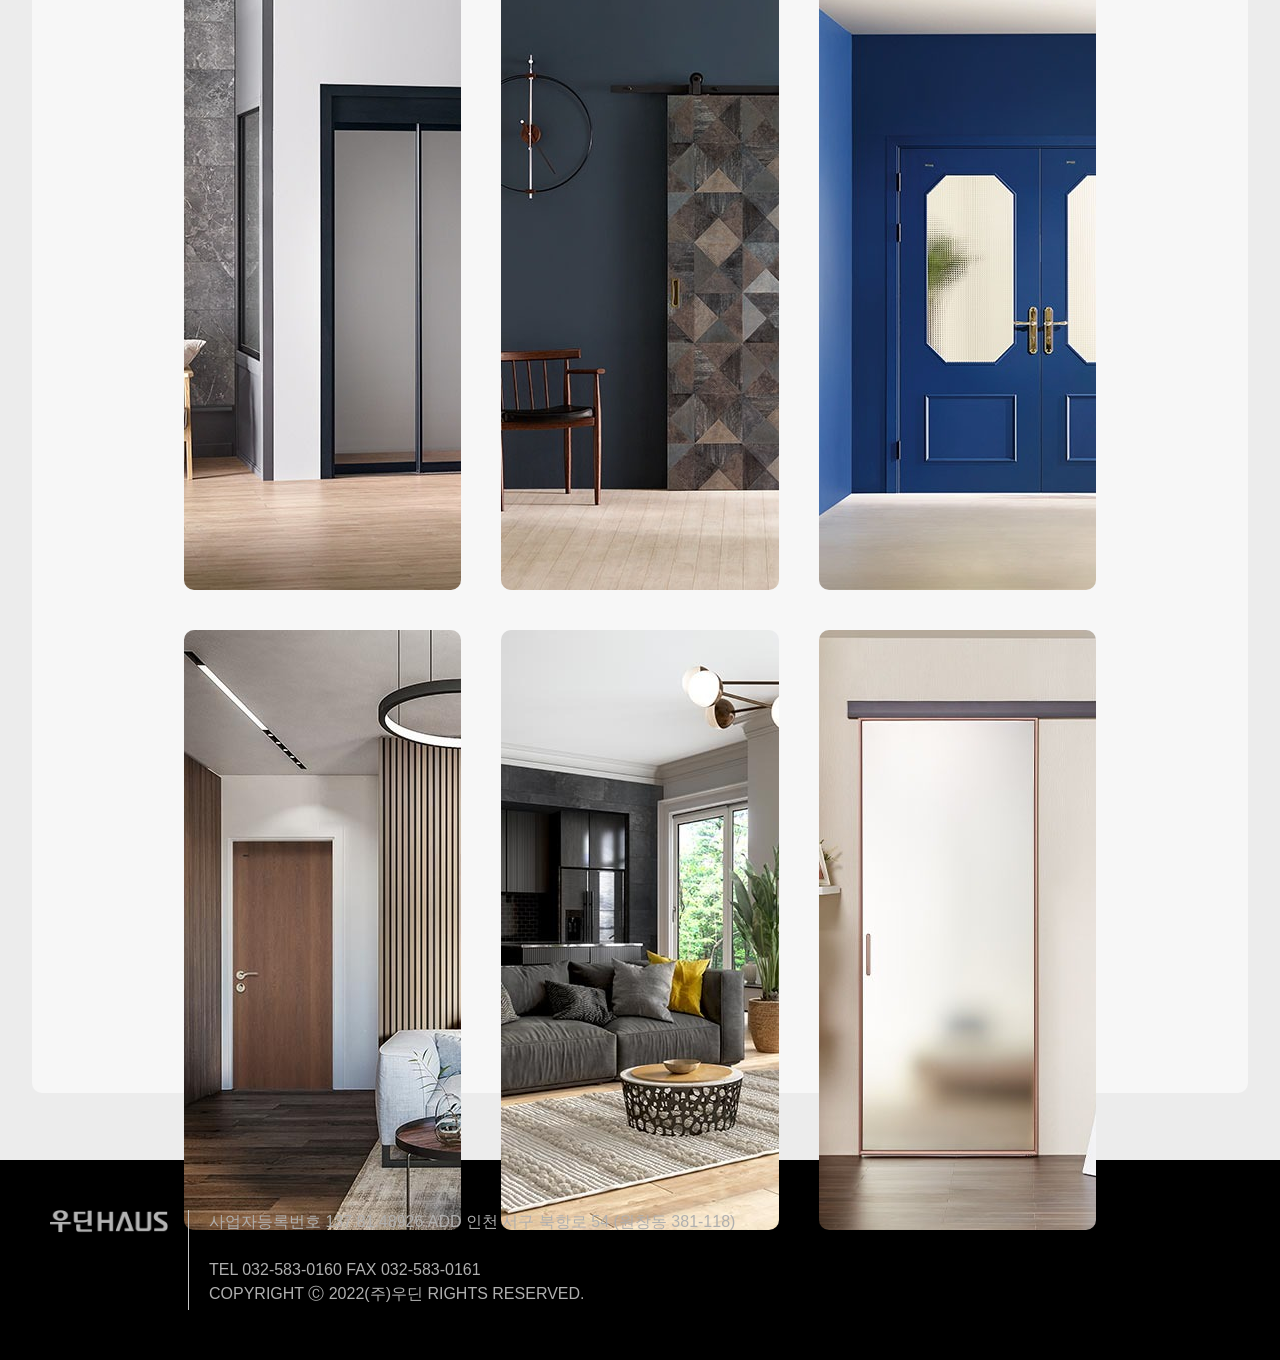
<file: gallery.html>
<!DOCTYPE html>
<html lang="en">
<head>
    <meta charset="UTF-8">
    <meta name="viewport" content="width=device-width, initial-scale=1.0">
    <title>Document</title>
<link rel="stylesheet" href="./css/reset.css">
    <link rel="stylesheet" href="./css/gallery.css">
    <link rel="preconnect" href="https://fonts.googleapis.com">
<link rel="preconnect" href="https://fonts.gstatic.com" crossorigin>
<link href="https://fonts.googleapis.com/css2?family=Black+Han+Sans&family=Cherry+Bomb+One&family=Gugi&family=Jua&family=Major+Mono+Display&family=Noto+Sans+KR:wght@100..900&family=Orbit&display=swap" rel="stylesheet">
</head>
<body>
    
    <header>
    <nav class="nav">
    <a href="./index.html"><div class="logo" href="../index.html"></div></a>
    <!-- 여기부터  -->
    <ul class="gnb">
        <!-- 브랜드의 구역 -->
        <li>
            <a href="./subBrand.html">브랜드</a>
                <ul class="snb">
                    <li><a href="./subBrand.html" onclick="showPage(1)">브랜드스토리</a></li>
                    <li><a href="./certified.html" onclick="showPage(2)">연혁 및 인증</a></li>
                    <li><a href="#" onclick="showPage(3)">CI$BI</a></li>
                    <li><a href="#" onclick="showPage(4)">오시는 길</a></li>
                </ul>
        </li>
        <!-- 스토리의 구역 -->
         <li>
            <a href="./story.html" onclick="showPage(5)">스토리</a>
                <ul class="snb">
                    <li><a href="./story.html" onclick="showPage(6)">미디어</a></li>
                    <li><a href="#" onclick="showPage(7)">홍보</a></li>
                    <li><a href="#" onclick="showPage(8)">협찬</a></li>
                    <li><a href="#" onclick="showPage(9)">이벤트</a></li>
                </ul>
        </li>
        <!-- 갤러리 구역 -->
         <li>
            <a href="./gallery.html" onclick="showPage(10)">갤러리</a>
                <ul class="snb">
                    <li><a href="./gallery.html" onclick="showPage(11)">컬렉션</a></li>
                    <li><a href="./interior.html" onclick="showPage(12)">인테리어</a></li>
                    <li><a href="#" onclick="showPage(13)">익스테리어</a></li>
                </ul>
        </li>
        <!-- 쇼룸의 페이지 -->
         <li>
            <a href="./showroom.html" onclick="showPage(14)">쇼룸</a>
                <ul class="snb">
                    <li><a href="./showroom.html" onclick="showPage(15)">전시장</a></li>
                </ul>
        </li>
    </ul>
    <!-- 햄버거바의 자리 -->
    <div class="HAMBURGER">
        <div class="cicircle">
            <div class="one">
                <span></span>
                <span></span>
            </div>
       
        <div class="two">
                <span></span>
                <span></span>
            </div>
        </div>
    </div>

    </div>

    </nav>
    </header>
<!-- 햄버거바의 풀메뉴 -->
 
<div class="fullMenu">
        <div class="closeBtn">X</div>
    <ul class="fullGnb">
            <li>
                <a href="./brand.html" onclick="showPage(0)">브랜드</a>
                <ul class="fullSnb">
                    <li><a href="./subBrand.html" onclick="showPage(1)">브랜드스토리</a></li>
                    <li><a href="./certified.html" onclick="showPage(2)">연혁 및 인증</a></li>
                    <li><a href="#" onclick="showPage(3)">CI$BI</a></li>
                    <li><a href="#" onclick="showPage(4)">오시는 길</a></li>
                </ul>
            </li>

            <li>
                <a href="./story.html" onclick="showPage(5)">스토리</a>
                <ul class="fullSnb">
                    <li><a href="./story.html" onclick="showPage(6)">미디어</a></li>
                    <li><a href="#" onclick="showPage(7)">홍보</a></li>
                    <li><a href="#" onclick="showPage(8)">협찬</a></li>
                    <li><a href="#" onclick="showPage(9)">이벤트</a></li>
                </ul>
            </li>

            <li>
                <a href="./gallery.html" onclick="showPage(10)">갤러리</a>
                <ul class="fullSnb">
                    <li><a href="./gallery.html" onclick="showPage(11)">컬렉션</a></li>
                    <li><a href="./interior.html" onclick="showPage(12)">인테리어</a></li>
                    <li><a href="#" onclick="showPage(13)">익스테리어</a></li>
                </ul>
            </li>

            <li>
                <a href="./showroom.html" onclick="showPage(14)">쇼룸</a>
                <ul class="fullSnb">
                    <li><a href="./showroom.html" onclick="showPage(15)">전시장</a></li>
                </ul>
            </li>

    <div class="wrap">
        <section id="brand1"></section>
        <section id="brand2"></section>
        <section id="brand3"></section>
        <section id="brand4"></section>
        <section id="brand5"></section>
        <section id="story1"></section>
        <section id="story2"></section>
        <section id="story3"></section>
        <section id="story4"></section>
        <section id="story5"></section>
        <section id="gallery1"></section>
        <section id="gallery2"></section>
        <section id="gallery3"></section>
        <section id="gallery4"></section>
        <section id="show1"></section>
        <section id="show2"></section>
        <section id="show3"></section>
    </div>
</div>
</div>
<!-- 화면1의 시작 -->

<div class="wide1">
    <div class="whiteBox">
        <div class="textBox">
        <span class="collect">COLLECTION<span class="collect2">컬렉션</span></span>
        </div>

        <!-- 이미지 시작 -->
         <div class="imgBoxGallery">
            <div class="galleryBox">
                <div class="grr"></div>
                <div class="grr"></div>
                <div class="grr"></div>
                <div class="grr"></div>
                <div class="grr"></div>
                <div class="grr"></div>
                <div class="grr"></div>
                <div class="grr"></div>
                <div class="grr"></div>
                <div class="grr"></div>
                <div class="grr"></div>
                <div class="grr"></div>
            </div>
         </div>

    </div>
</div>


<!-- footer부분 -->
          <footer>
            <div class="ma"></div>
            <!-- 라스트박스 안 -->
            <div class="LastBox">
            <div class="lastOne"></div>
            <div class="lastOne2">사업자등록번호 137.81.48926 ADD 인천 서구 북항로 54 (원창동 381-118)<br><br>
TEL 032-583-0160 FAX 032-583-0161<br>
COPYRIGHT Ⓒ 2022(주)우딘 RIGHTS RESERVED.</div>
            </div>
          </footer>


    <!-- 스크립트 시작 -->
    <script src="./js/gallery.js"></script>
</body>
</html>
</file>
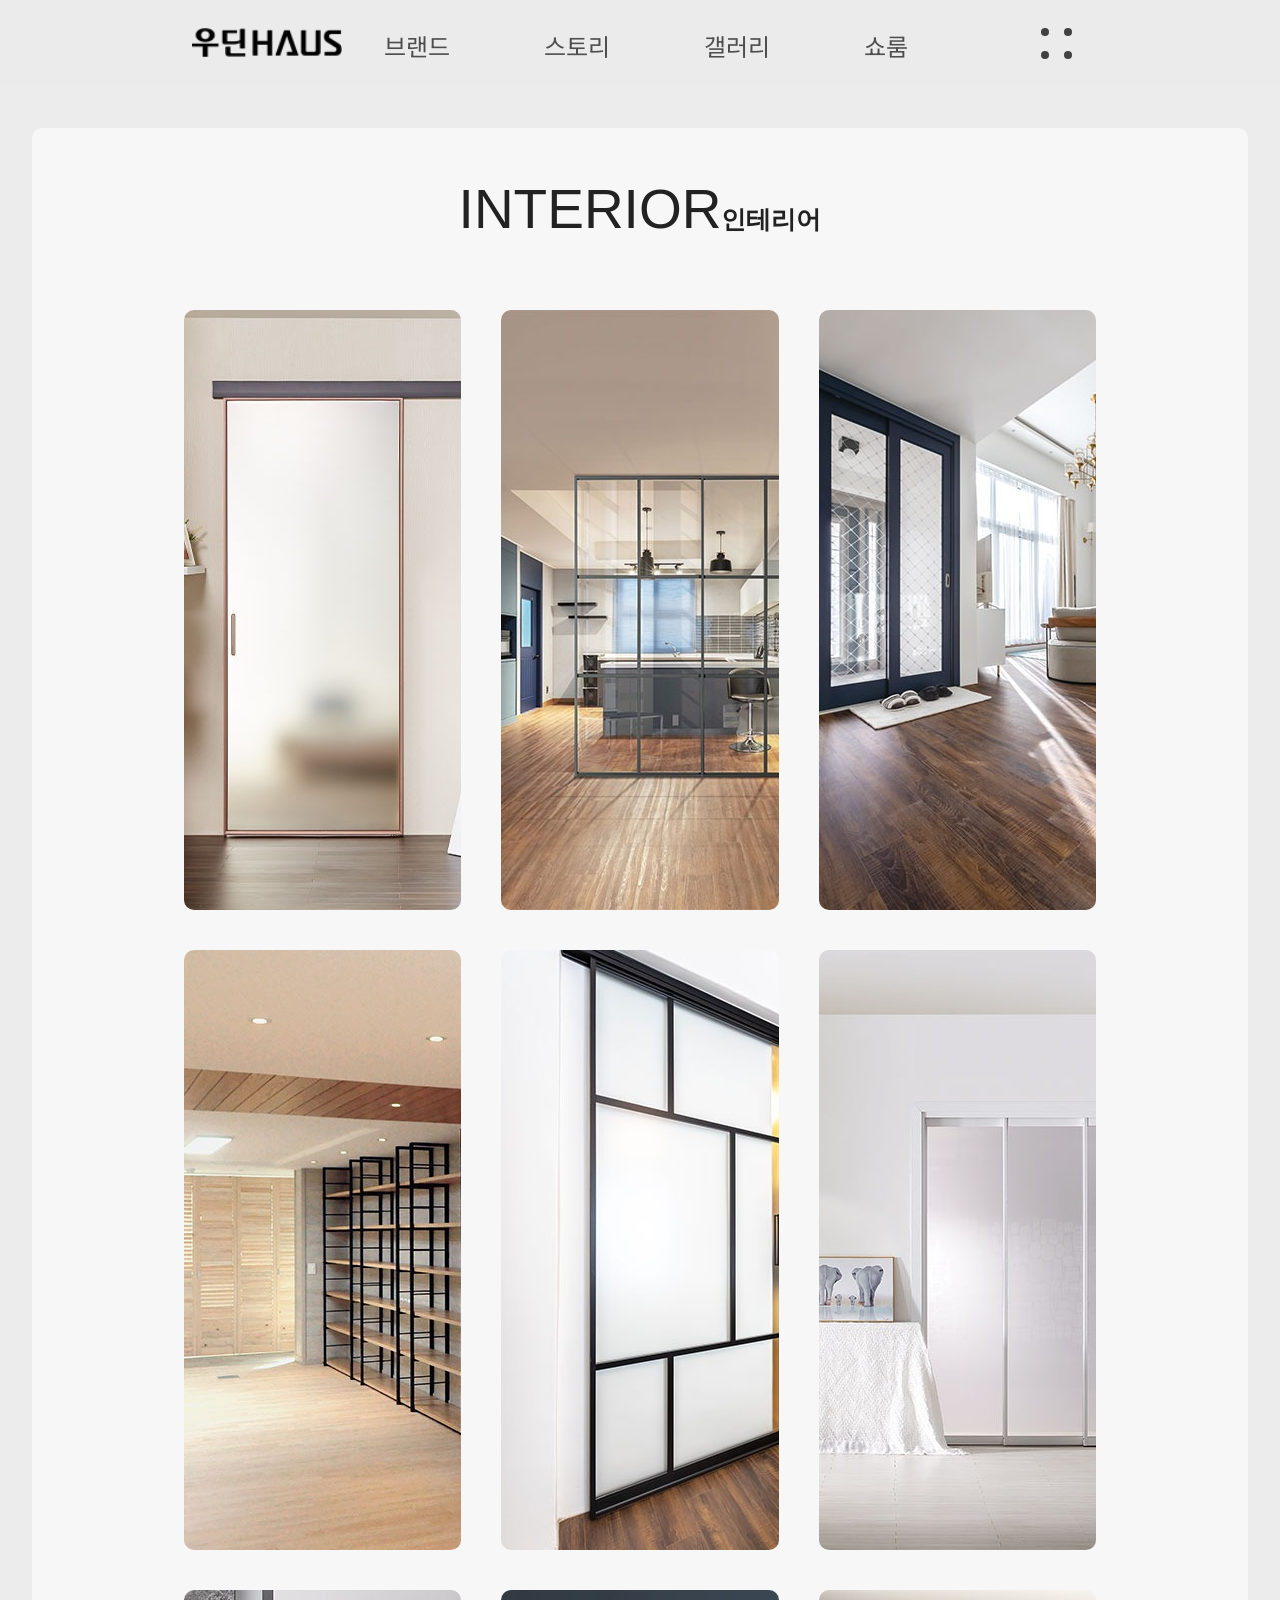
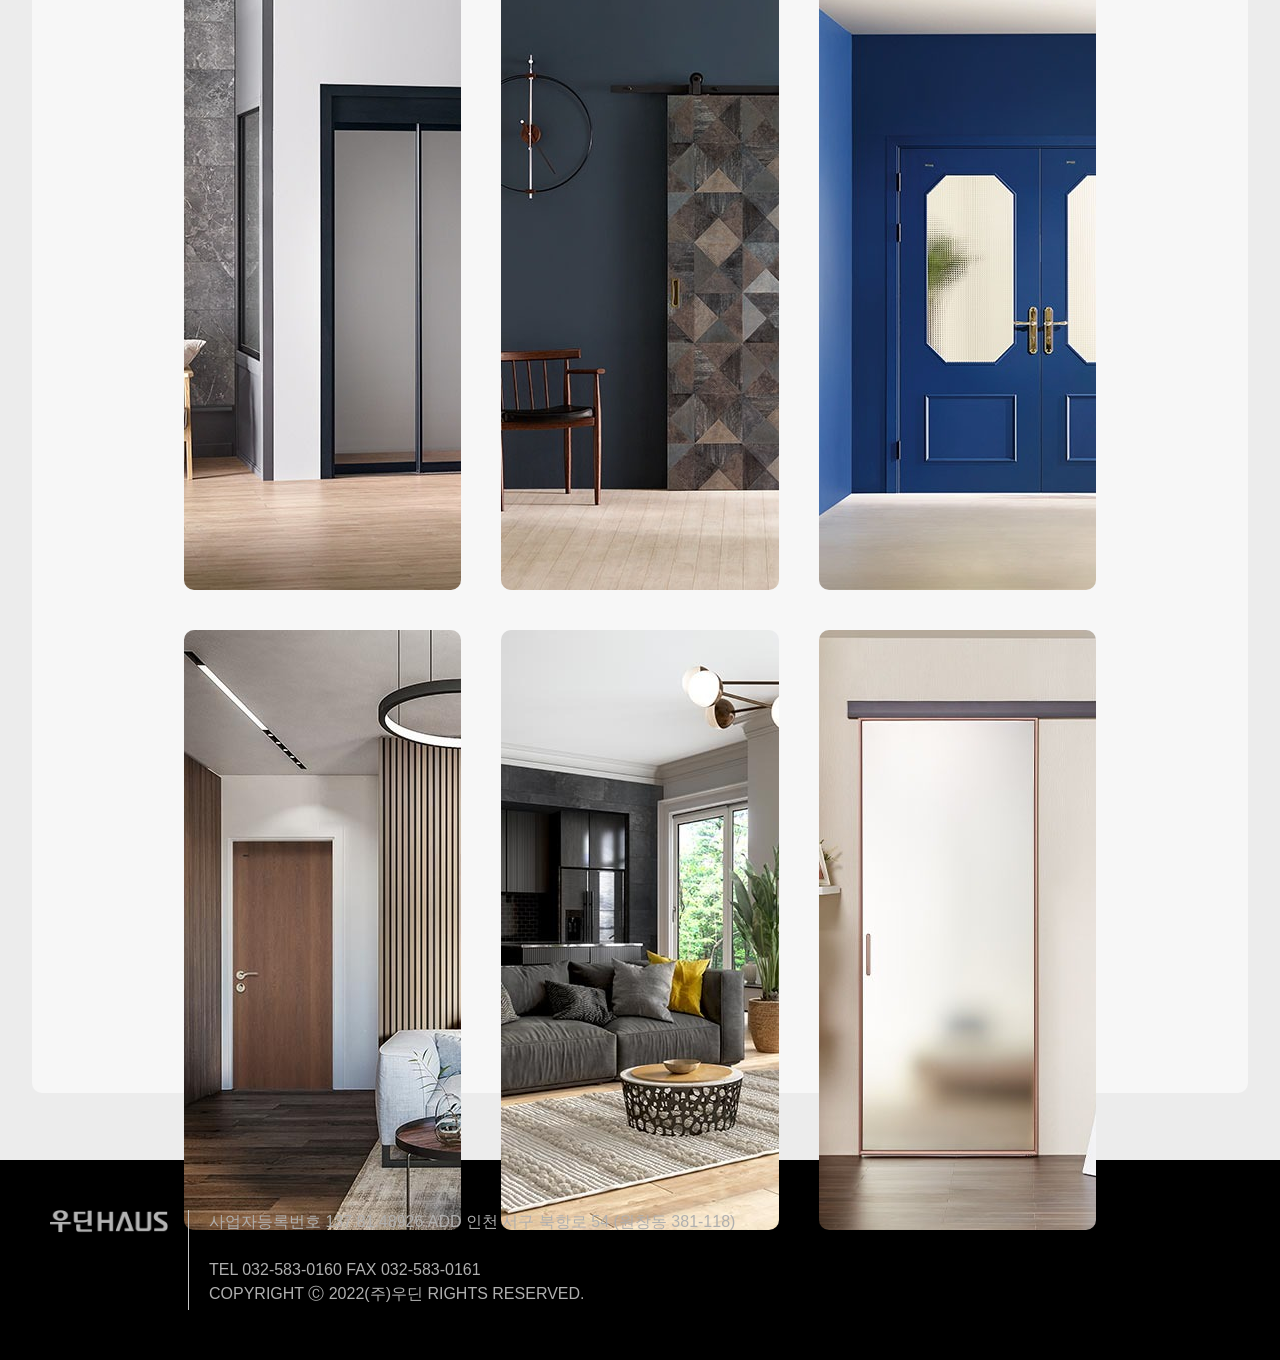
<file: interior.html>
<!DOCTYPE html>
<html lang="en">
<head>
    <meta charset="UTF-8">
    <meta name="viewport" content="width=device-width, initial-scale=1.0">
    <title>Document</title>
<link rel="stylesheet" href="./css/reset.css">
    <link rel="stylesheet" href="./css/gallery.css">
    <link rel="preconnect" href="https://fonts.googleapis.com">
<link rel="preconnect" href="https://fonts.gstatic.com" crossorigin>
<link href="https://fonts.googleapis.com/css2?family=Black+Han+Sans&family=Cherry+Bomb+One&family=Gugi&family=Jua&family=Major+Mono+Display&family=Noto+Sans+KR:wght@100..900&family=Orbit&display=swap" rel="stylesheet">
</head>
<body>
    
    <header>
    <nav class="nav">
    <a href="./index.html"><div class="logo" href="../index.html"></div></a>
    <!-- 여기부터  -->
    <ul class="gnb">
        <!-- 브랜드의 구역 -->
        <li>
            <a href="./subBrand.html">브랜드</a>
                <ul class="snb">
                    <li><a href="./subBrand.html" onclick="showPage(1)">브랜드스토리</a></li>
                    <li><a href="./certified.html" onclick="showPage(2)">연혁 및 인증</a></li>
                    <li><a href="#" onclick="showPage(3)">CI$BI</a></li>
                    <li><a href="#" onclick="showPage(4)">오시는 길</a></li>
                </ul>
        </li>
        <!-- 스토리의 구역 -->
         <li>
            <a href="./story.html" onclick="showPage(5)">스토리</a>
                <ul class="snb">
                    <li><a href="./story.html" onclick="showPage(6)">미디어</a></li>
                    <li><a href="#" onclick="showPage(7)">홍보</a></li>
                    <li><a href="#" onclick="showPage(8)">협찬</a></li>
                    <li><a href="#" onclick="showPage(9)">이벤트</a></li>
                </ul>
        </li>
        <!-- 갤러리 구역 -->
         <li>
            <a href="./gallery.html" onclick="showPage(10)">갤러리</a>
                <ul class="snb">
                    <li><a href="./gallery.html" onclick="showPage(11)">컬렉션</a></li>
                    <li><a href="./interior.html" onclick="showPage(12)">인테리어</a></li>
                    <li><a href="#" onclick="showPage(13)">익스테리어</a></li>
                </ul>
        </li>
        <!-- 쇼룸의 페이지 -->
         <li>
            <a href="./showroom.html" onclick="showPage(14)">쇼룸</a>
                <ul class="snb">
                    <li><a href="./showroom.html" onclick="showPage(15)">전시장</a></li>
                </ul>
        </li>
    </ul>
    <!-- 햄버거바의 자리 -->
    <div class="HAMBURGER">
        <div class="cicircle">
            <div class="one">
                <span></span>
                <span></span>
            </div>
       
        <div class="two">
                <span></span>
                <span></span>
            </div>
        </div>
    </div>

    </div>

    </nav>
    </header>
<!-- 햄버거바의 풀메뉴 -->
 
<div class="fullMenu">
        <div class="closeBtn">X</div>
    <ul class="fullGnb">
            <li>
                <a href="./brand.html" onclick="showPage(0)">브랜드</a>
                <ul class="fullSnb">
                    <li><a href="./subBrand.html" onclick="showPage(1)">브랜드스토리</a></li>
                    <li><a href="./certified.html" onclick="showPage(2)">연혁 및 인증</a></li>
                    <li><a href="#" onclick="showPage(3)">CI$BI</a></li>
                    <li><a href="#" onclick="showPage(4)">오시는 길</a></li>
                </ul>
            </li>

            <li>
                <a href="./story.html" onclick="showPage(5)">스토리</a>
                <ul class="fullSnb">
                    <li><a href="./story.html" onclick="showPage(6)">미디어</a></li>
                    <li><a href="#" onclick="showPage(7)">홍보</a></li>
                    <li><a href="#" onclick="showPage(8)">협찬</a></li>
                    <li><a href="#" onclick="showPage(9)">이벤트</a></li>
                </ul>
            </li>

            <li>
                <a href="./gallery.html" onclick="showPage(10)">갤러리</a>
                <ul class="fullSnb">
                    <li><a href="./gallery.html" onclick="showPage(11)">컬렉션</a></li>
                    <li><a href="#" onclick="showPage(12)">인테리어</a></li>
                    <li><a href="#" onclick="showPage(13)">익스테리어</a></li>
                </ul>
            </li>

            <li>
                <a href="./showroom.html" onclick="showPage(14)">쇼룸</a>
                <ul class="fullSnb">
                    <li><a href="./showroom.html" onclick="showPage(15)">전시장</a></li>
                </ul>
            </li>

    <div class="wrap">
        <section id="brand1"></section>
        <section id="brand2"></section>
        <section id="brand3"></section>
        <section id="brand4"></section>
        <section id="brand5"></section>
        <section id="story1"></section>
        <section id="story2"></section>
        <section id="story3"></section>
        <section id="story4"></section>
        <section id="story5"></section>
        <section id="gallery1"></section>
        <section id="gallery2"></section>
        <section id="gallery3"></section>
        <section id="gallery4"></section>
        <section id="show1"></section>
        <section id="show2"></section>
        <section id="show3"></section>
    </div>
</div>
</div>
<!-- 화면1의 시작 -->

<div class="wide1">
    <div class="whiteBox">
        <div class="textBox">
        <span class="collect">INTERIOR<span class="collect2">인테리어</span></span>
        </div>

        <!-- 이미지 시작 -->
         <div class="imgBoxGallery">
            <div class="galleryBox">
                <div class="grr"></div>
                <div class="grr"></div>
                <div class="grr"></div>
                <div class="grr"></div>
                <div class="grr"></div>
                <div class="grr"></div>
                <div class="grr"></div>
                <div class="grr"></div>
                <div class="grr"></div>
                <div class="grr"></div>
                <div class="grr"></div>
                <div class="grr"></div>
            </div>
         </div>

    </div>
</div>


<!-- footer부분 -->
          <footer>
            <div class="ma"></div>
            <!-- 라스트박스 안 -->
            <div class="LastBox">
            <div class="lastOne"></div>
            <div class="lastOne2">사업자등록번호 137.81.48926 ADD 인천 서구 북항로 54 (원창동 381-118)<br><br>
TEL 032-583-0160 FAX 032-583-0161<br>
COPYRIGHT Ⓒ 2022(주)우딘 RIGHTS RESERVED.</div>
            </div>
          </footer>


    <!-- 스크립트 시작 -->
    <script src="./js/gallery.js"></script>
</body>
</html>
</file>
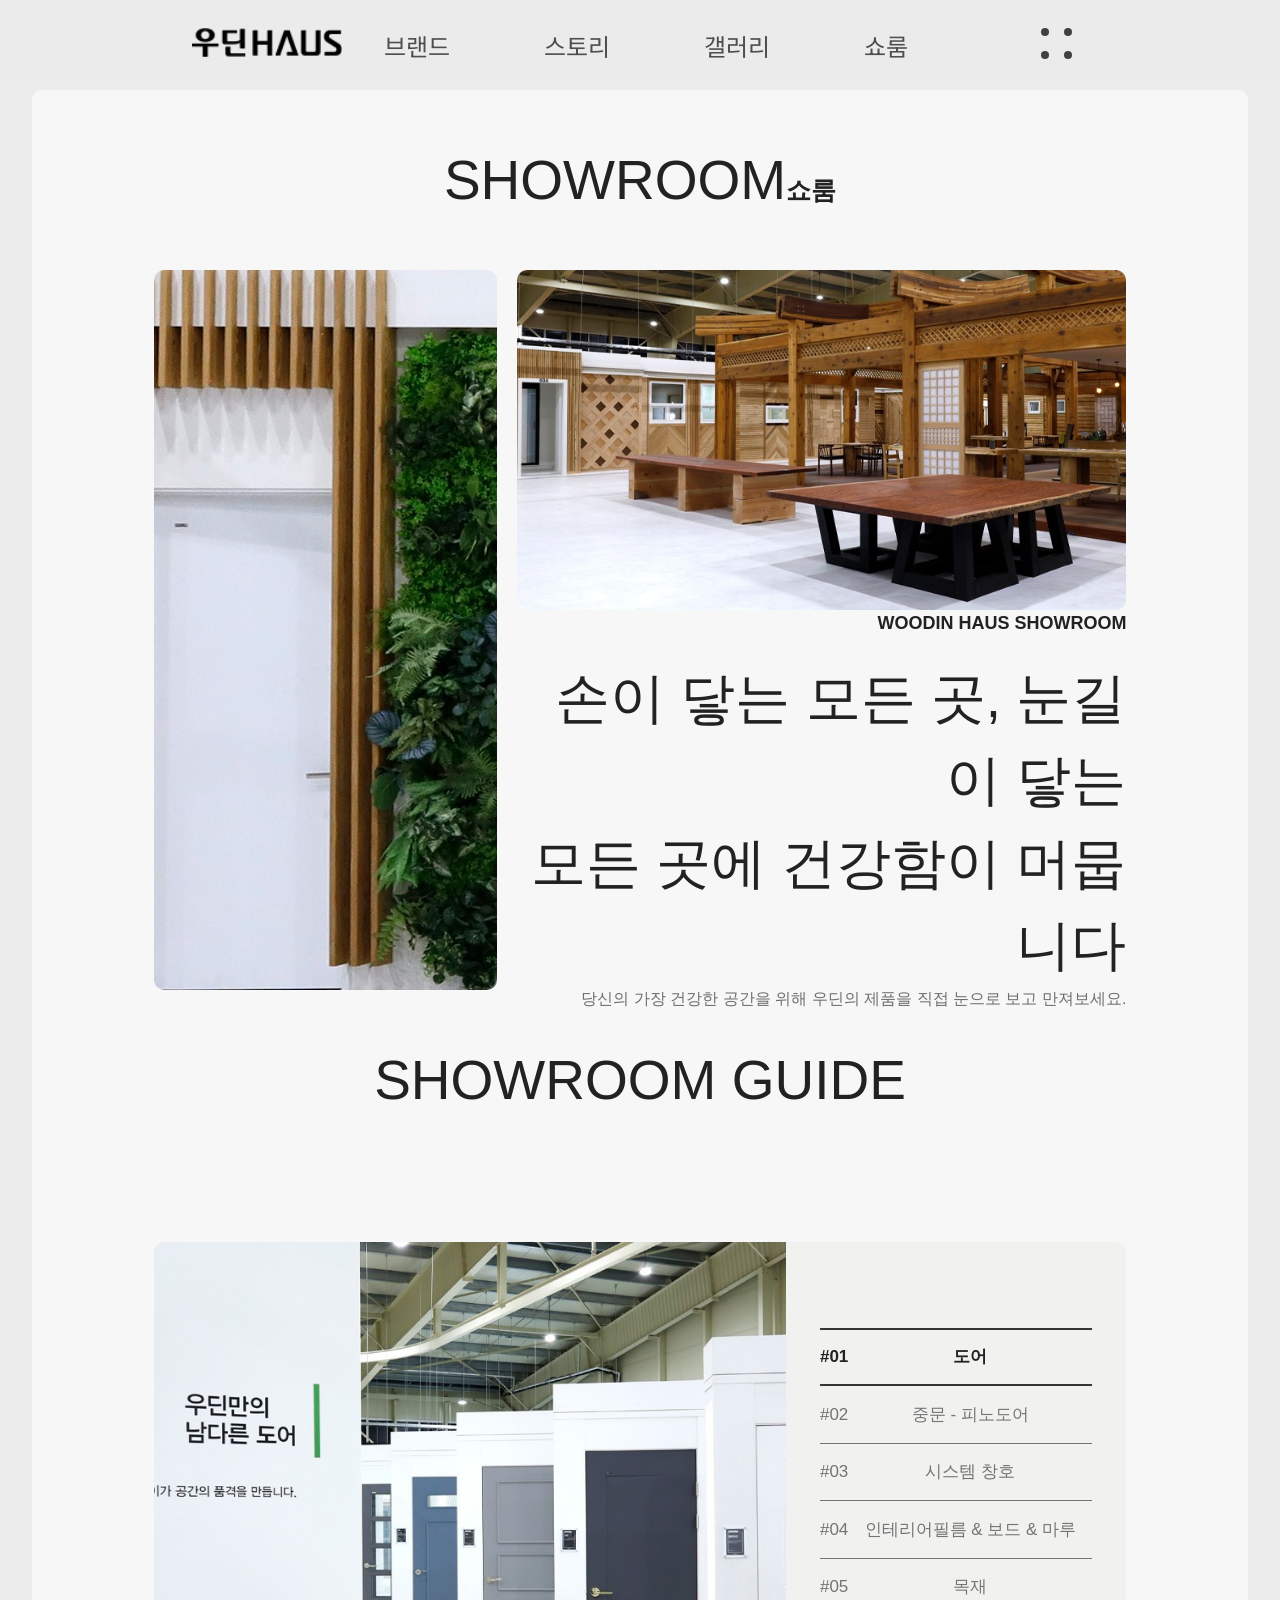
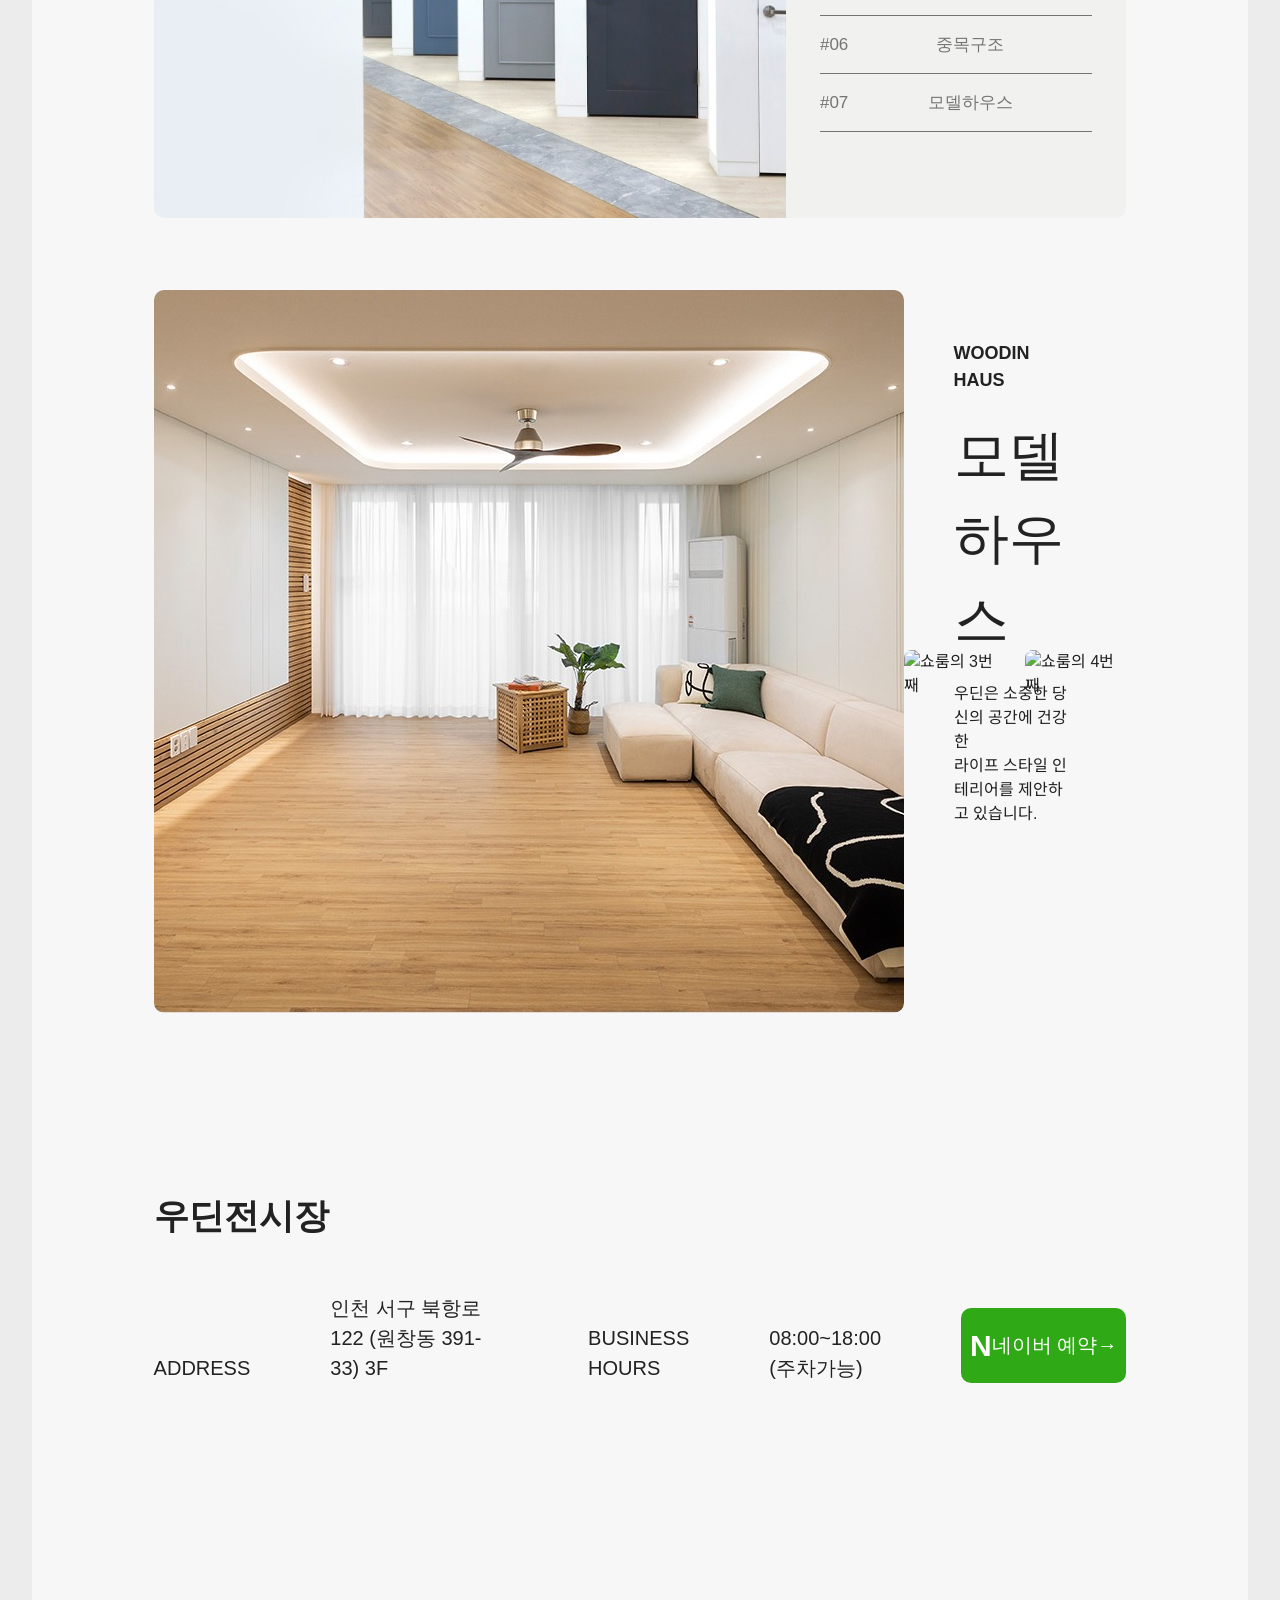
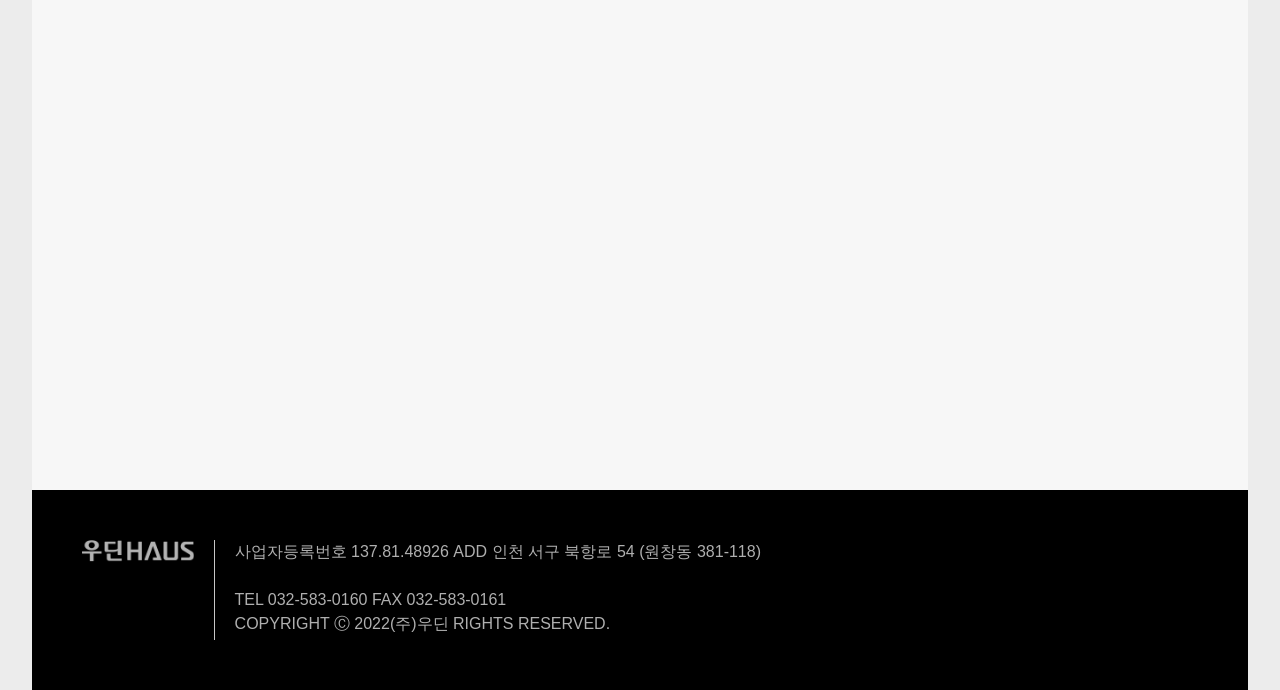
<file: showroom.html>
<!DOCTYPE html>
<html lang="en">
<head>
    <meta charset="UTF-8">
    <meta name="viewport" content="width=device-width, initial-scale=1.0">
    <title>Document</title>
</head>
<body>
     <link rel="stylesheet" href="./css/reset.css">
    <link rel="stylesheet" href="./css/showroom.css">
    <link rel="preconnect" href="https://fonts.googleapis.com">
<link rel="preconnect" href="https://fonts.gstatic.com" crossorigin>
<link href="https://fonts.googleapis.com/css2?family=Black+Han+Sans&family=Cherry+Bomb+One&family=Gugi&family=Jua&family=Major+Mono+Display&family=Noto+Sans+KR:wght@100..900&family=Orbit&display=swap" rel="stylesheet">
</head>
<body>
    <header>
    <nav class="nav">
    <a href="./index.html"><div class="logo" href="../index.html"></div></a>
    <!-- 여기부터  -->
    <ul class="gnb">
        <!-- 브랜드의 구역 -->
        <li>
            <a href="./subBrand.html">브랜드</a>
                <ul class="snb">
                    <li><a href="./subBrand.html" onclick="showPage(1)">브랜드스토리</a></li>
                    <li><a href="./certified.html" onclick="showPage(2)">연혁 및 인증</a></li>
                    <li><a href="#" onclick="showPage(3)">CI$BI</a></li>
                    <li><a href="#" onclick="showPage(4)">오시는 길</a></li>
                </ul>
        </li>
        <!-- 스토리의 구역 -->
         <li>
            <a href="./story.html" onclick="showPage(5)">스토리</a>
                <ul class="snb">
                    <li><a href="./story.html" onclick="showPage(6)">미디어</a></li>
                    <li><a href="#" onclick="showPage(7)">홍보</a></li>
                    <li><a href="#" onclick="showPage(8)">협찬</a></li>
                    <li><a href="#" onclick="showPage(9)">이벤트</a></li>
                </ul>
        </li>
        <!-- 갤러리 구역 -->
         <li>
            <a href="./gallery.html" onclick="showPage(10)">갤러리</a>
                <ul class="snb">
                    <li><a href="./gallery.html" onclick="showPage(11)">컬렉션</a></li>
                    <li><a href="#" onclick="showPage(12)">인테리어</a></li>
                    <li><a href="#" onclick="showPage(13)">익스테리어</a></li>
                </ul>
        </li>
        <!-- 쇼룸의 페이지 -->
         <li>
            <a href="./showroom.html" onclick="showPage(14)">쇼룸</a>
                <ul class="snb">
                    <li><a href="./showroom.html" onclick="showPage(15)">전시장</a></li>
                </ul>
        </li>
    </ul>
    <!-- 햄버거바의 자리 -->
    <div class="HAMBURGER">
        <div class="cicircle">
            <div class="one">
                <span></span>
                <span></span>
            </div>
       
        <div class="two">
                <span></span>
                <span></span>
            </div>
        </div>
    </div>

    </div>

    </nav>
    </header>
<!-- 햄버거바의 풀메뉴 -->
 
<div class="fullMenu">
        <div class="closeBtn">X</div>
    <ul class="fullGnb">
            <li>
                <a href="./subBrand.html" onclick="showPage(0)">브랜드</a>
                <ul class="fullSnb">
                    <li><a href="./subBrand.html" onclick="showPage(1)">브랜드스토리</a></li>
                    <li><a href="./certified.html" onclick="showPage(2)">연혁 및 인증</a></li>
                    <li><a href="#" onclick="showPage(3)">CI$BI</a></li>
                    <li><a href="#" onclick="showPage(4)">오시는 길</a></li>
                </ul>
            </li>

            <li>
                <a href="./story.html" onclick="showPage(5)">스토리</a>
                <ul class="fullSnb">
                    <li><a href="./story.html" onclick="showPage(6)">미디어</a></li>
                    <li><a href="#" onclick="showPage(7)">홍보</a></li>
                    <li><a href="#" onclick="showPage(8)">협찬</a></li>
                    <li><a href="#" onclick="showPage(9)">이벤트</a></li>
                </ul>
            </li>

            <li>
                <a href="./gallery.html" onclick="showPage(10)">갤러리</a>
                <ul class="fullSnb">
                    <li><a href="./gallery.html" onclick="showPage(11)">컬렉션</a></li>
                    <li><a href="./interior.html" onclick="showPage(12)">인테리어</a></li>
                    <li><a href="#" onclick="showPage(13)">익스테리어</a></li>
                </ul>
            </li>

             <li>
                <a href="./showroom.html" onclick="showPage(14)">쇼룸</a>
                <ul class="fullSnb">
                    <li><a href="./showroom.html" onclick="showPage(15)">전시장</a></li>
                </ul>
            </li>

    <div class="wrap">
        <section id="brand1"></section>
        <section id="brand2"></section>
        <section id="brand3"></section>
        <section id="brand4"></section>
        <section id="brand5"></section>
        <section id="story1"></section>
        <section id="story2"></section>
        <section id="story3"></section>
        <section id="story4"></section>
        <section id="story5"></section>
        <section id="gallery1"></section>
        <section id="gallery2"></section>
        <section id="gallery3"></section>
        <section id="gallery4"></section>
        <section id="show1"></section>
        <section id="show2"></section>
        <section id="show3"></section>
    </div>
</div>
</div>
<!-- 화면의 시작부분 -->
<div class="wide1">
    <div class="whiteBox">
        <div class="imgWide1">
            <div class="textBox">
            <span class="collect">SHOWROOM<span class="collect2">쇼룸</span></span>
            </div>
        <!-- 이미지 시작 -->
            <div class="bigImage1Box">
                <div class="imgOne"></div>
                    <div class="imgTwo">
                        <div></div>
                        <div>
                            <span class="mood1">WOODIN HAUS SHOWROOM</span>
                            <span class="mood2">손이 닿는 모든 곳, 눈길이 닿는<br>
모든 곳에 건강함이 머뭅니다</span>
                            <span class="mood3">당신의 가장 건강한 공간을 위해 우딘의 제품을 직접 눈으로 보고 만져보세요.</span>
                        </div>
                    </div>
            </div>
        </div>
        <!-- 두 번째 공간 시작됨 -->
        <div class="imgWide1">
            <div class="textBox">
            <span class="collect">SHOWROOM GUIDE</span>
            </div>
        <!-- 이미지 시작 -->
            <div class="bigImage2Box">
                <div class="door"></div>
                <div class="TextGreyBox">
                    <div class="barLong1"><span>#01</span> <span>도어</span></div>
                    <div class="barLong2"><span>#02</span> <span>중문 - 피노도어</span></div>
                    <div class="barLong2"><span>#03</span> <span>시스템 창호</span></div>
                    <div class="barLong2"><span>#04</span> <span>인테리어필름 & 보드 & 마루</span></div>
                    <div class="barLong2"><span>#05</span> <span>목재</span></div>
                    <div class="barLong2"><span>#06</span> <span>중목구조</span></div>
                    <div class="barLong2"><span>#07</span> <span>모델하우스</span></div>
                </div>

            </div>
        </div>
        <!-- 공간3의 시작 -->
         <div class="imgWide1">
        <!-- 이미지 시작 -->
            <div class="bigImage3Box">
                <img src="../img/sowroomguide2.jpg" alt="쇼룸">
                <div class="topBox">
                    <div>
                        <span>WOODIN HAUS</span>
                        <span>모델하우스</span>
                        <span>우딘은 소중한 당신의 공간에 건강한<br>
라이프 스타일 인테리어를 제안하고 있습니다.</span>
                    </div>
                    <div>
                        <img class="btw" url="../img/sowroomguide3.jpg" alt="쇼룸의 3번째">
                        <img class="btw" url="../img/sowroomguide4.jpg" alt="쇼룸의 4번째">
                    </div>
                </div>
            </div>
        </div>
<!-- 우딘 전시장 부분------------------------------------------ -->
        <div class="imgWide2">
            <div class="udin">우딘전시장</div>
            <div class="text">
                <div class="bold">ADDRESS</div>
                <div class="thin">인천 서구 북항로 122 (원창동 391-33) 3F</div>
                <div class="bold">BUSINESS HOURS</div>
                <div class="thin">08:00~18:00 (주차가능)</div>
                <div class="naver"><h2>N</h2>네이버 예약→</div>
            </div>
            <div class="mapBox"><iframe src="https://www.google.com/maps/embed?pb=!1m18!1m12!1m3!1d101280.98846628783!2d126.49008039726561!3d37.5071896!2m3!1f0!2f0!3f0!3m2!1i1024!2i768!4f13.1!3m3!1m2!1s0x357b7f27e14d2199%3A0x640bdf3b62574bfc!2z7Jqw65SYSEFVU-yghOyLnOyepQ!5e0!3m2!1sko!2skr!4v1779444472243!5m2!1sko!2skr" width="600" height="450" style="border:0;" allowfullscreen="" loading="lazy" referrerpolicy="no-referrer-when-downgrade"></iframe></div>
        </div>



     <!-- footer부분 -->
          <footer>
            <div class="ma"></div>
            <!-- 라스트박스 안 -->
            <div class="LastBox">
            <div class="lastOne"></div>
            <div class="lastOne2">사업자등록번호 137.81.48926 ADD 인천 서구 북항로 54 (원창동 381-118)<br><br>
TEL 032-583-0160 FAX 032-583-0161<br>
COPYRIGHT Ⓒ 2022(주)우딘 RIGHTS RESERVED.</div>
            </div>
          </footer>
          </div>

    <!-- 스크립트 시작 -->
    <script src="./js/showroom.js"></script>
</body>
</html>
</file>
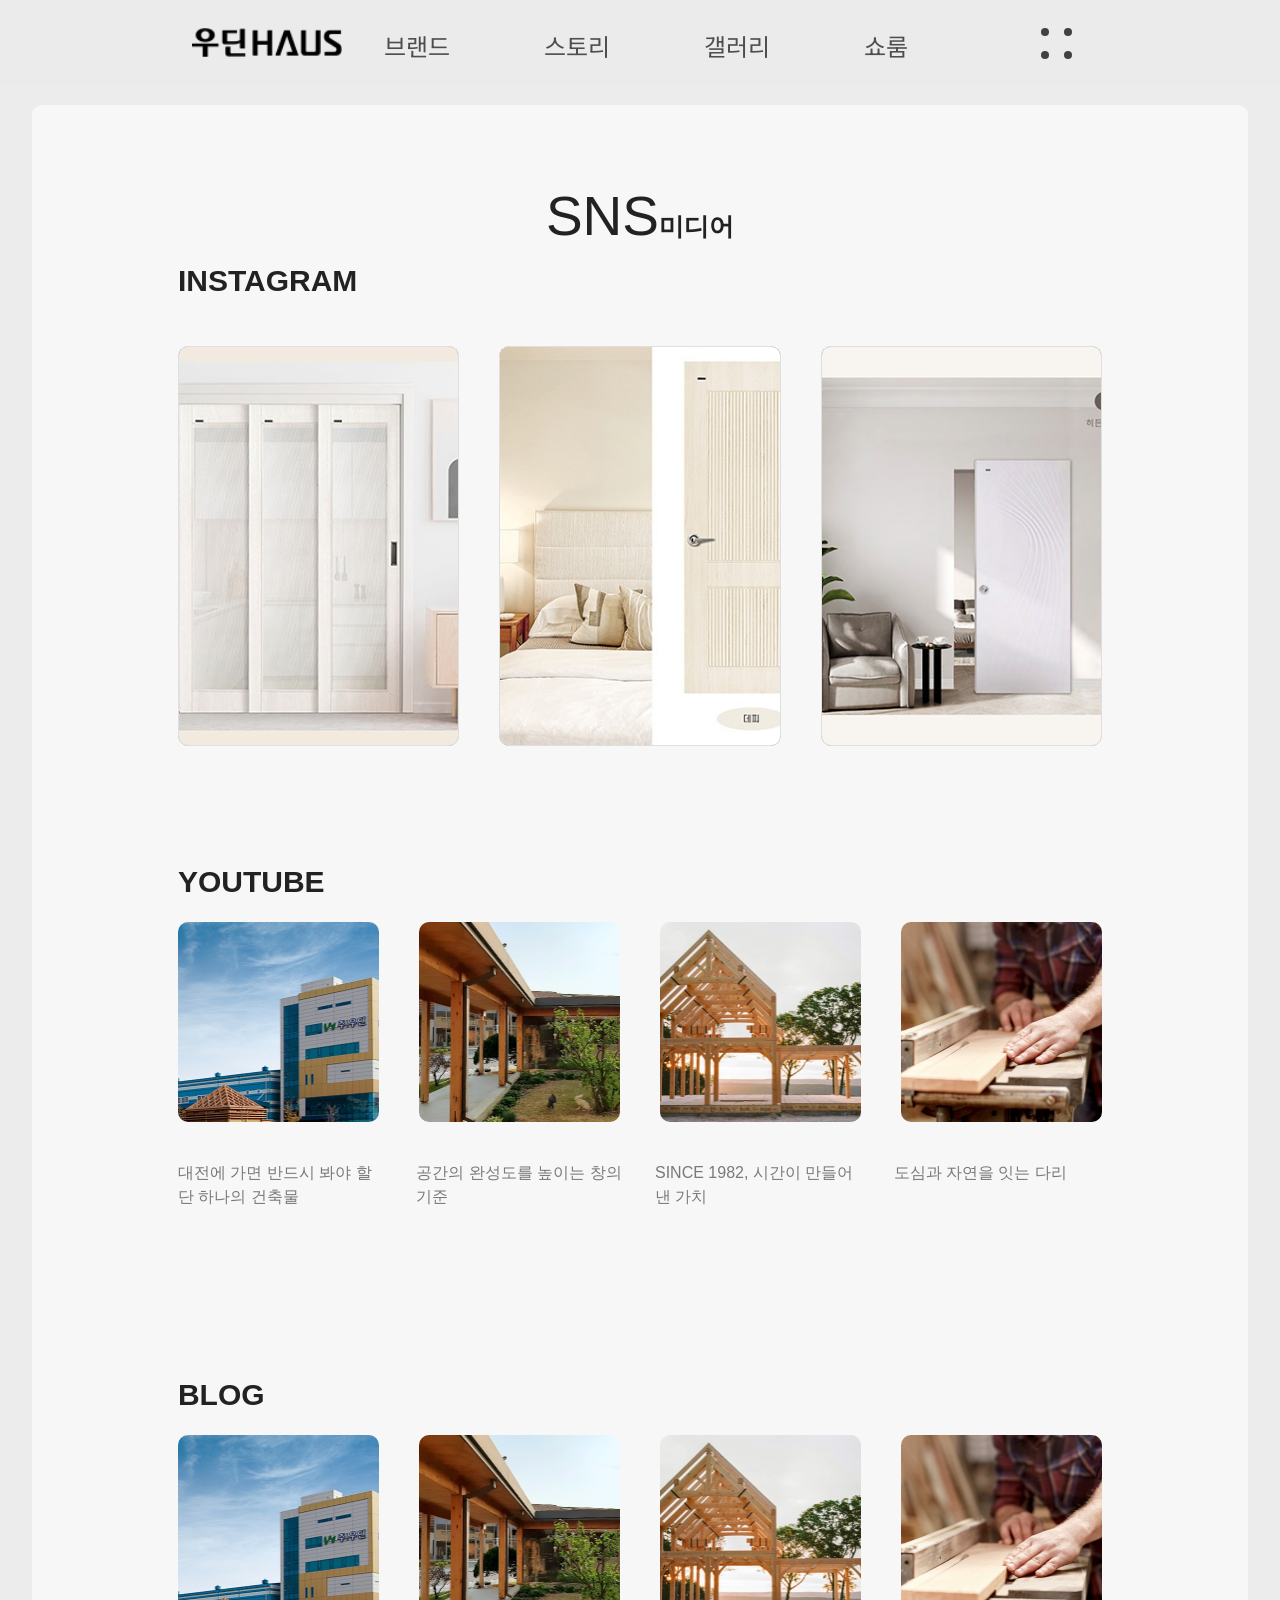
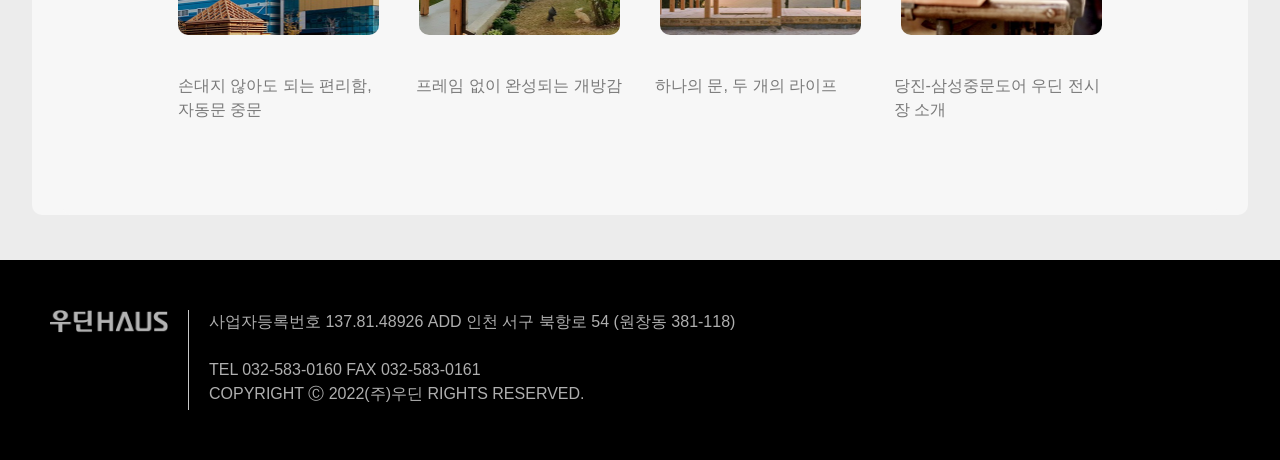
<file: story.html>
<!DOCTYPE html>
<html lang="en">
<head>
    <meta charset="UTF-8">
    <meta name="viewport" content="width=device-width, initial-scale=1.0">
    <title>Document</title>
     <link rel="stylesheet" href="./css/reset.css">
    <link rel="stylesheet" href="./css/story.css">
    <link rel="preconnect" href="https://fonts.googleapis.com">
<link rel="preconnect" href="https://fonts.gstatic.com" crossorigin>
<link href="https://fonts.googleapis.com/css2?family=Black+Han+Sans&family=Cherry+Bomb+One&family=Gugi&family=Jua&family=Major+Mono+Display&family=Noto+Sans+KR:wght@100..900&family=Orbit&display=swap" rel="stylesheet">
</head>
<body>
     <header>
    <nav class="nav">
    <a href="./index.html"><div class="logo" href="../index.html"></div></a>
    <!-- 여기부터  -->
    <ul class="gnb">
        <!-- 브랜드의 구역 -->
        <li>
            <a href="./subBrand.html">브랜드</a>
                <ul class="snb">
                    <li><a href="./subBrand.html" onclick="showPage(1)">브랜드스토리</a></li>
                    <li><a href="./certified.html" onclick="showPage(2)">연혁 및 인증</a></li>
                    <li><a href="#" onclick="showPage(3)">CI$BI</a></li>
                    <li><a href="#" onclick="showPage(4)">오시는 길</a></li>
                </ul>
        </li>
        <!-- 스토리의 구역 -->
         <li>
            <a href="./story.html" onclick="showPage(5)">스토리</a>
                <ul class="snb">
                    <li><a href="./story.html" onclick="showPage(6)">미디어</a></li>
                    <li><a href="#" onclick="showPage(7)">홍보</a></li>
                    <li><a href="#" onclick="showPage(8)">협찬</a></li>
                    <li><a href="#" onclick="showPage(9)">이벤트</a></li>
                </ul>
        </li>
        <!-- 갤러리 구역 -->
         <li>
            <a href="./gallery.html" onclick="showPage(10)">갤러리</a>
                <ul class="snb">
                    <li><a href="./gallery.html" onclick="showPage(11)">컬렉션</a></li>
                    <li><a href="#" onclick="showPage(12)">인테리어</a></li>
                    <li><a href="#" onclick="showPage(13)">익스테리어</a></li>
                </ul>
        </li>
        <!-- 쇼룸의 페이지 -->
         <li>
            <a href="./showroom.html" onclick="showPage(14)">쇼룸</a>
                <ul class="snb">
                    <li><a href="./showroom.html" onclick="showPage(15)">전시장</a></li>
                </ul>
        </li>
    </ul>
    <!-- 햄버거바의 자리 -->
    <div class="HAMBURGER">
        <div class="cicircle">
            <div class="one">
                <span></span>
                <span></span>
            </div>
       
        <div class="two">
                <span></span>
                <span></span>
            </div>
        </div>
    </div>

    </div>

    </nav>
    </header>
<!-- 햄버거바의 풀메뉴 -->
 
<div class="fullMenu">
        <div class="closeBtn">X</div>
    <ul class="fullGnb">
            <li>
                <a href="./brand.html" onclick="showPage(0)">브랜드</a>
                <ul class="fullSnb">
                    <li><a href="./subBrand.html" onclick="showPage(1)">브랜드스토리</a></li>
                    <li><a href="./certified.html" onclick="showPage(2)">연혁 및 인증</a></li>
                    <li><a href="#" onclick="showPage(3)">CI$BI</a></li>
                    <li><a href="#" onclick="showPage(4)">오시는 길</a></li>
                </ul>
            </li>

            <li>
                <a href="./story.html" onclick="showPage(5)">스토리</a>
                <ul class="fullSnb">
                    <li><a href="./story.html" onclick="showPage(6)">미디어</a></li>
                    <li><a href="#" onclick="showPage(7)">홍보</a></li>
                    <li><a href="#" onclick="showPage(8)">협찬</a></li>
                    <li><a href="#" onclick="showPage(9)">이벤트</a></li>
                </ul>
            </li>

            <li>
                <a href="./gallery.html" onclick="showPage(10)">갤러리</a>
                <ul class="fullSnb">
                    <li><a href="./gallery.html" onclick="showPage(11)">컬렉션</a></li>
                    <li><a href="./interior.html" onclick="showPage(12)">인테리어</a></li>
                    <li><a href="#" onclick="showPage(13)">익스테리어</a></li>
                </ul>
            </li>

             <li>
                <a href="./showroom.html" onclick="showPage(14)">쇼룸</a>
                <ul class="fullSnb">
                    <li><a href="./showroom.html" onclick="showPage(15)">전시장</a></li>
                </ul>
            </li>

    <div class="wrap">
        <section id="brand1"></section>
        <section id="brand2"></section>
        <section id="brand3"></section>
        <section id="brand4"></section>
        <section id="brand5"></section>
        <section id="story1"></section>
        <section id="story2"></section>
        <section id="story3"></section>
        <section id="story4"></section>
        <section id="story5"></section>
        <section id="gallery1"></section>
        <section id="gallery2"></section>
        <section id="gallery3"></section>
        <section id="gallery4"></section>
        <section id="show1"></section>
        <section id="show2"></section>
        <section id="show3"></section>
    </div>
</div>
</div>



<!-- 화면1의 시작부분 -->
<div class="wide1">
    <div class="whiteBox">
        <!-- 시작 -->
        <div class="boxINnumber1">
        <div class="snsMedia">SNS<span>미디어</span><div class="INSTAGRAM">INSTAGRAM</div></div>
    
        <!-- 이미지3개 -->
         <div class="imgBox1">
            <div class="real"></div>
            <div class="real"></div>
            <div class="real"></div>
         </div>
        </div>

        <div class="boxINnumber2">
        <div class="snsMedia"><div class="INSTAGRAM">YOUTUBE</div></div>
        <!-- 이미지3개 -->
         <div class="imgBox2">
            <div class="realB"></div>
            <div class="realB"></div>
            <div class="realB"></div>
            <div class="realB"></div>

         </div>
          <div class="imghiddenText">
            <div>대전에 가면 반드시 봐야 할 단 하나의 건축물</div>
            <div>공간의 완성도를 높이는 창의 기준 </div>
            <div>SINCE 1982, 시간이 만들어낸 가치</div>
            <div>도심과 자연을 잇는 다리</div>
         </div>
        </div>

        <div class="boxINnumber3">
        <div class="snsMedia"><div class="INSTAGRAM">BLOG</div></div>
        <!-- 이미지3개 -->
         <div class="imgBox2">
            <div class="realB"></div>
            <div class="realB"></div>
            <div class="realB"></div>
            <div class="realB"></div>
         </div>
          <div class="imghiddenText">
            <div>손대지 않아도 되는 편리함, 자동문 중문</div>
            <div>프레임 없이 완성되는 개방감 </div>
            <div>하나의 문, 두 개의 라이프</div>
            <div>당진-삼성중문도어 우딘 전시장 소개</div>
         </div>
        </div>
    </div>


</div>
<!-- footer부분 -->
          <footer>
            <div class="ma"></div>
            <!-- 라스트박스 안 -->
            <div class="LastBox">
            <div class="lastOne"></div>
            <div class="lastOne2">사업자등록번호 137.81.48926 ADD 인천 서구 북항로 54 (원창동 381-118)<br><br>
TEL 032-583-0160 FAX 032-583-0161<br>
COPYRIGHT Ⓒ 2022(주)우딘 RIGHTS RESERVED.</div>
            </div>
          </footer>



    <!-- 스크립트 시작 -->
    <script src="./js/story.js"></script>
</body>
</html>
</file>
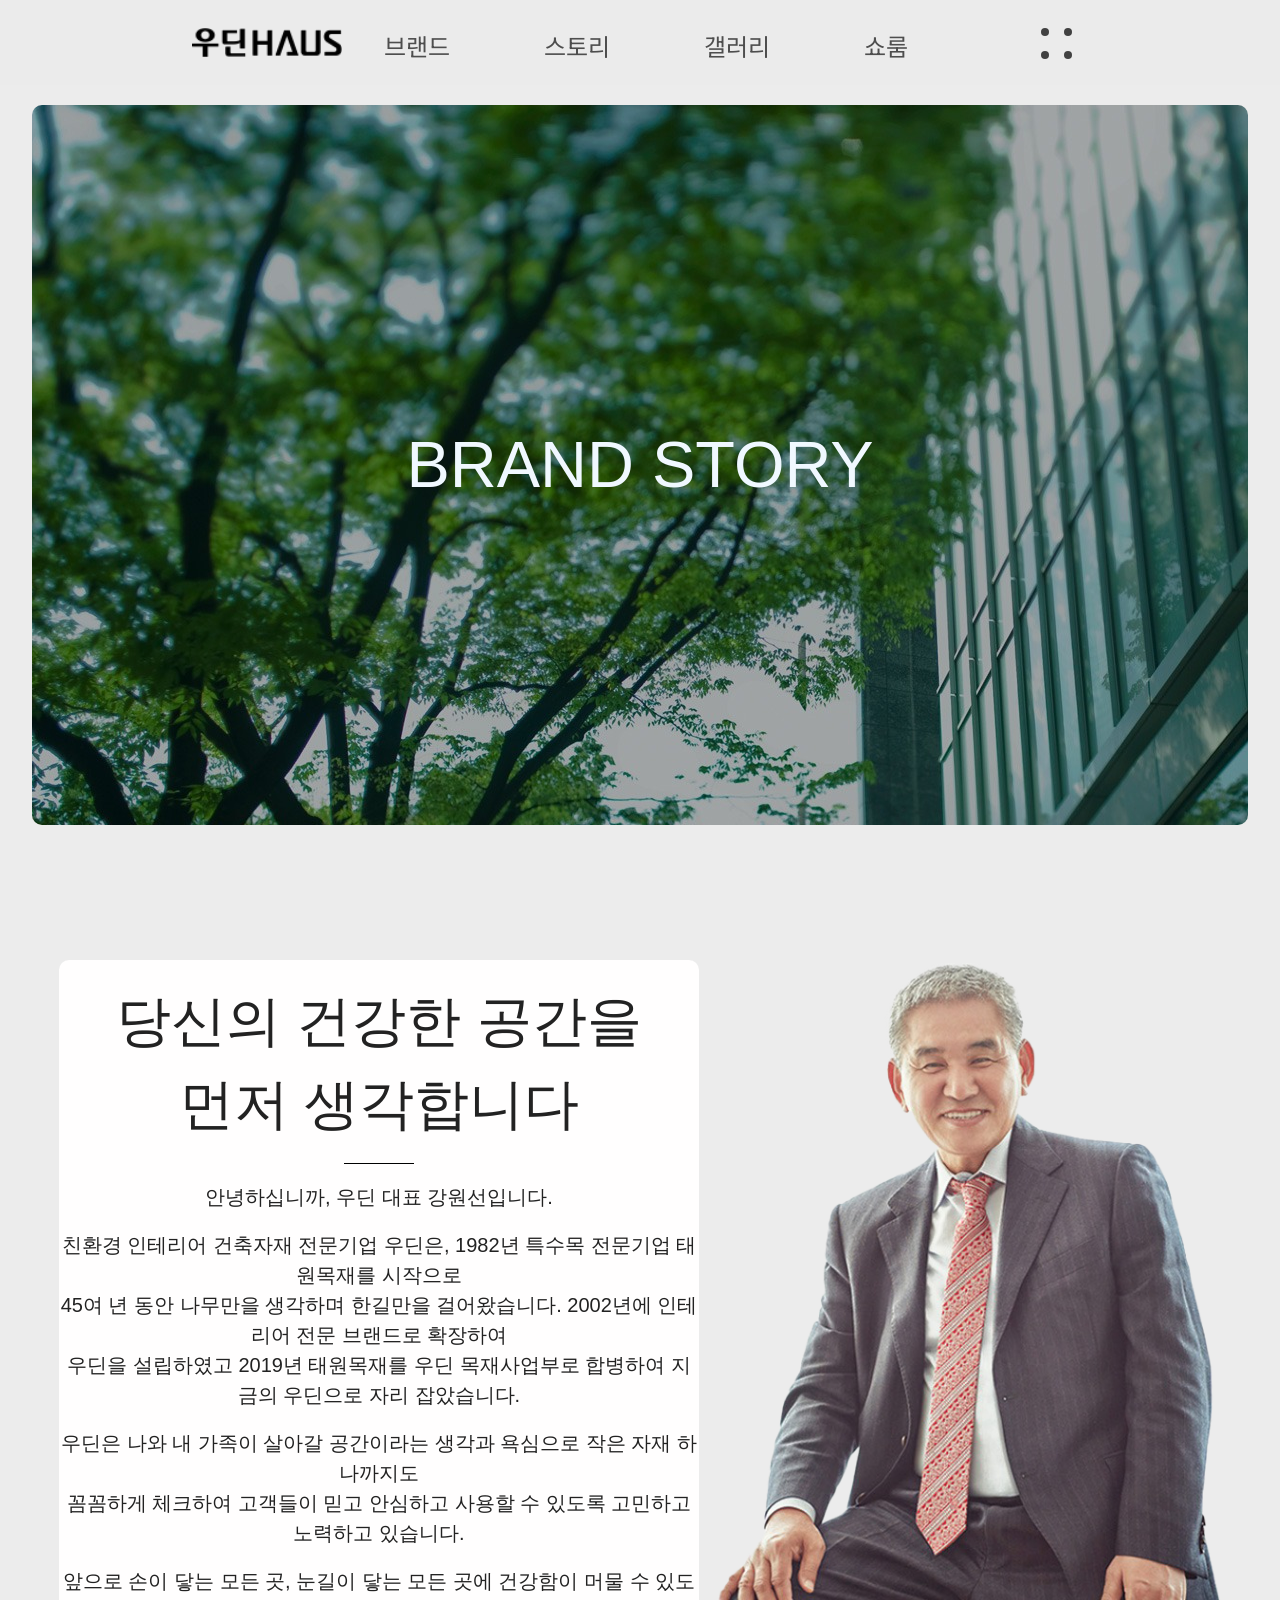
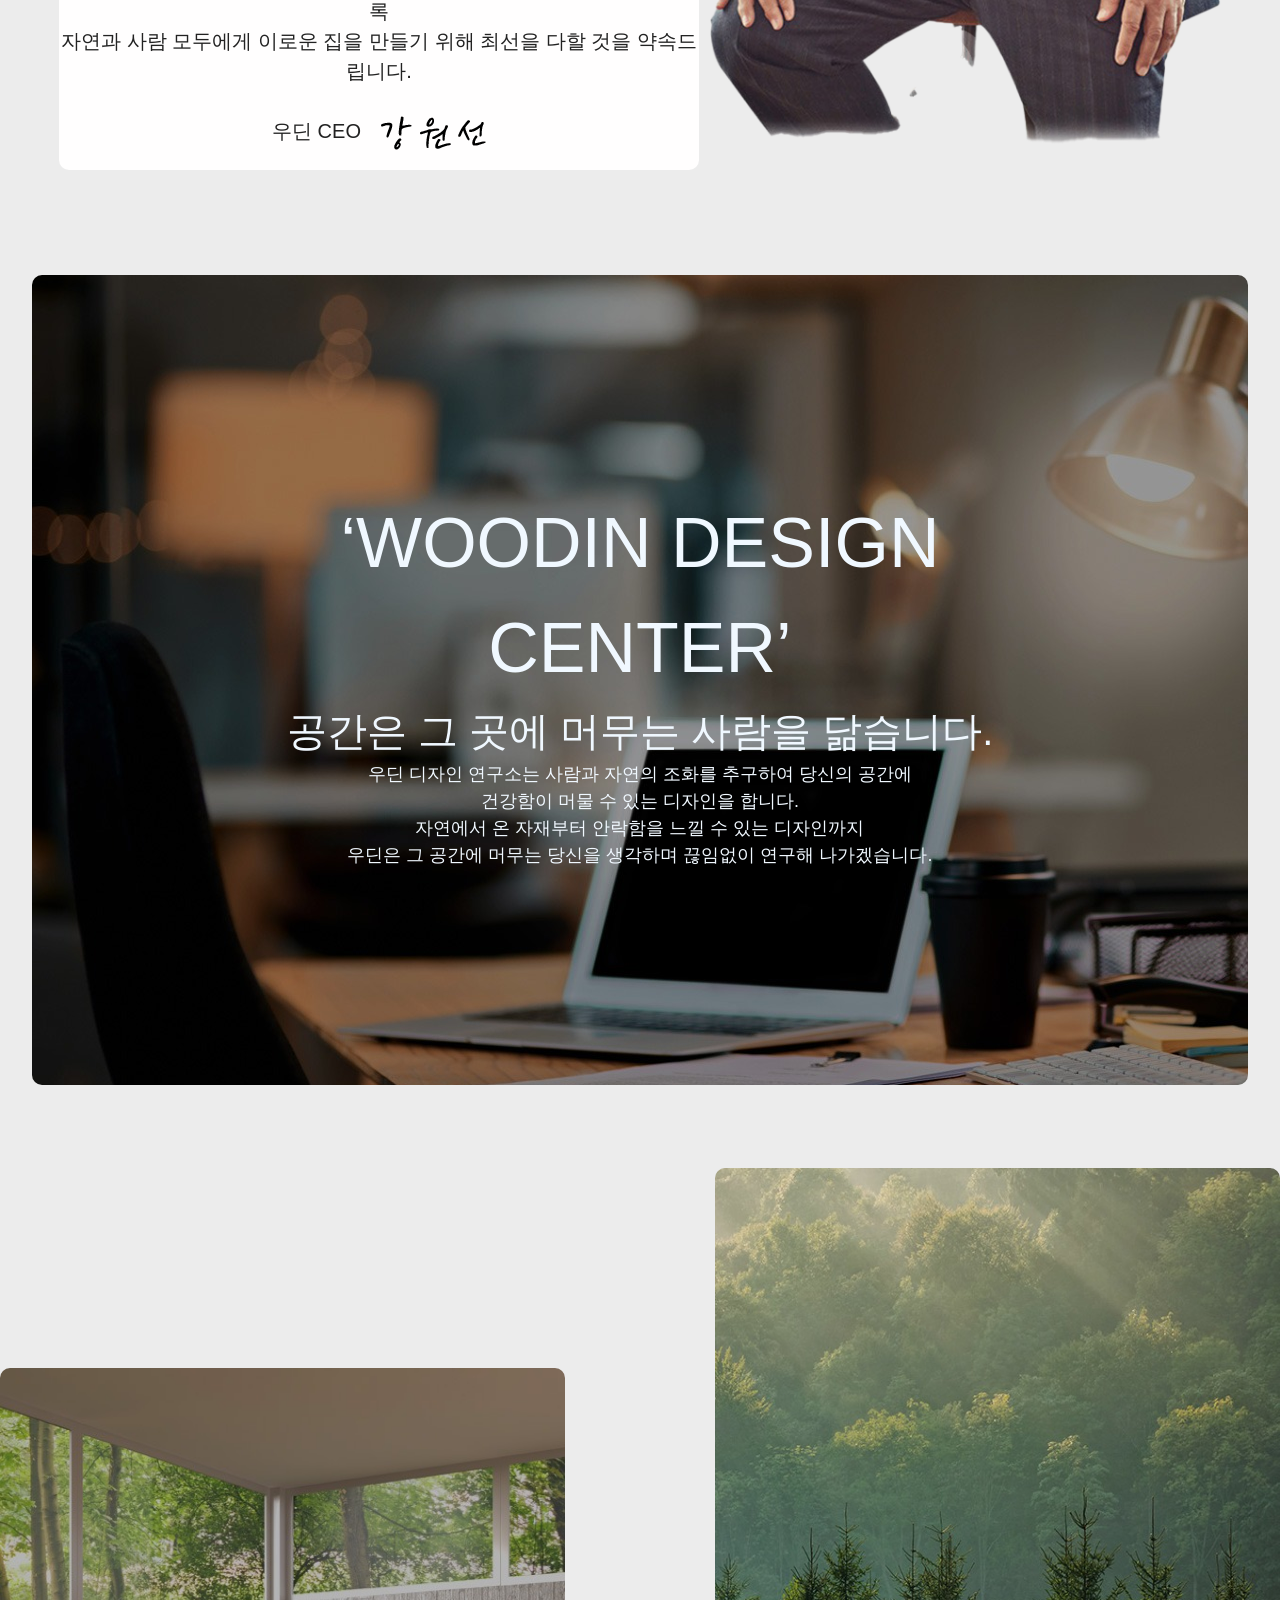
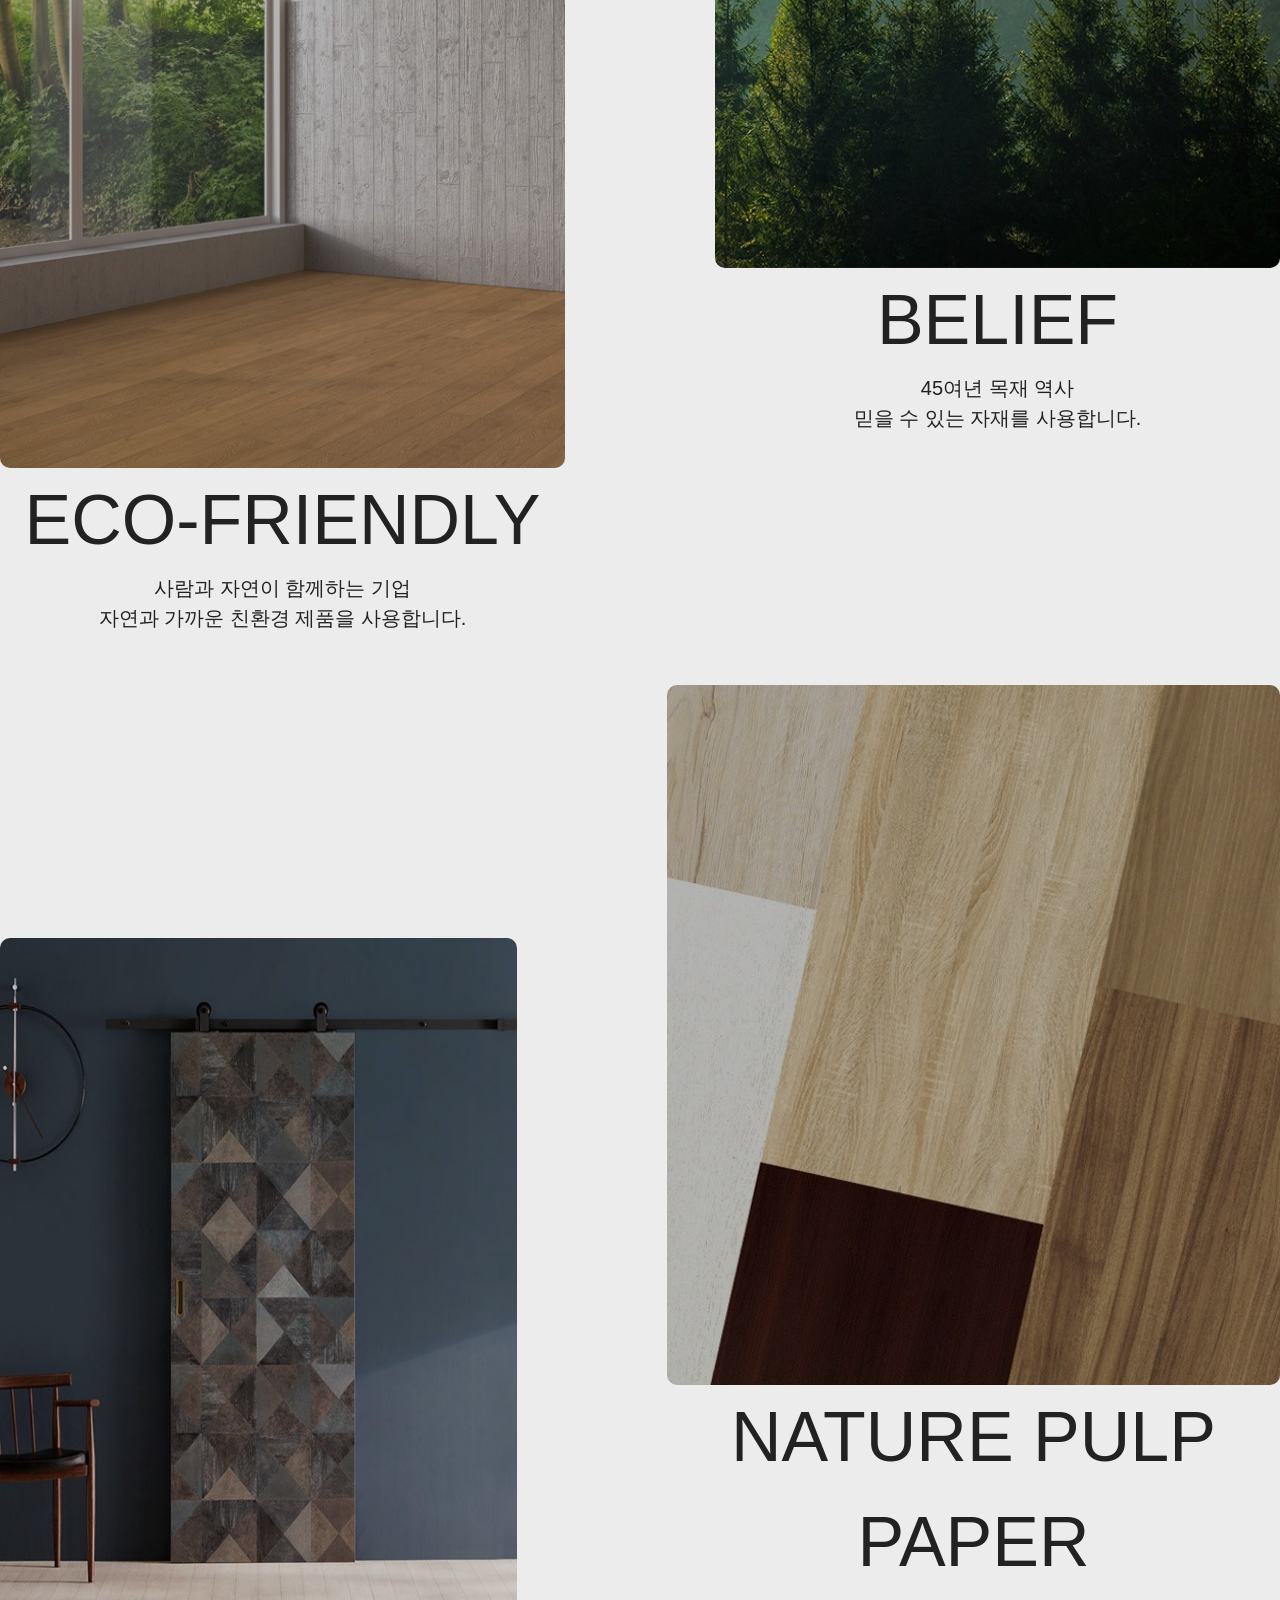
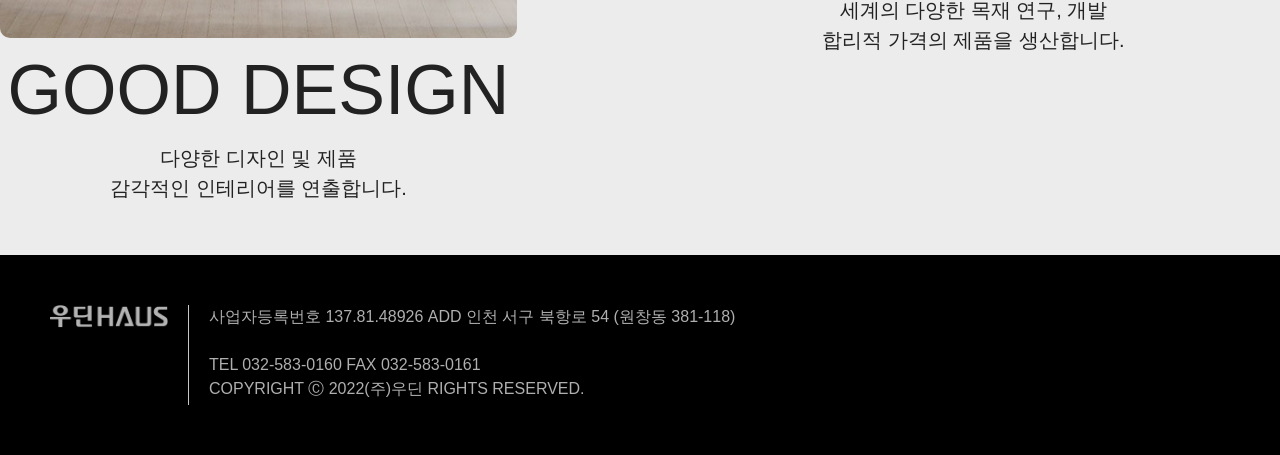
<file: subBrand.html>
<!DOCTYPE html>
<html lang="en">
<head>
    <meta charset="UTF-8">
    <meta name="viewport" content="width=device-width, initial-scale=1.0">
    <title>Document</title>
    <link rel="stylesheet" href="./css/reset.css">
    <link rel="stylesheet" href="./css/subBrand.css">
    <link rel="preconnect" href="https://fonts.googleapis.com">
<link rel="preconnect" href="https://fonts.gstatic.com" crossorigin>
<link href="https://fonts.googleapis.com/css2?family=Black+Han+Sans&family=Cherry+Bomb+One&family=Gugi&family=Jua&family=Major+Mono+Display&family=Noto+Sans+KR:wght@100..900&family=Orbit&display=swap" rel="stylesheet">
</head>
<body>
     <header>
    <nav class="nav">
    <a href="./index.html"><div class="logo"></div></a>
    <!-- 여기부터  -->
    <ul class="gnb">
        <!-- 브랜드의 구역 -->
        <li>
            <a href="./subBrand.html"">브랜드</a>
                <ul class="snb">
                    <li><a href="./subBrand.html" onclick="showPage(1)">브랜드스토리</a></li>
                    <li><a href="./certified.html" onclick="showPage(2)">연혁 및 인증</a></li>
                    <li><a href="#" onclick="showPage(3)">CI$BI</a></li>
                    <li><a href="#" onclick="showPage(4)">오시는 길</a></li>
                </ul>
        </li>
        <!-- 스토리의 구역 -->
         <li>
            <a href="./story.html" onclick="showPage(5)">스토리</a>
                <ul class="snb">
                    <li><a href="./story.html" onclick="showPage(6)">미디어</a></li>
                    <li><a href="#" onclick="showPage(7)">홍보</a></li>
                    <li><a href="#" onclick="showPage(8)">협찬</a></li>
                    <li><a href="#" onclick="showPage(9)">이벤트</a></li>
                </ul>
        </li>
        <!-- 갤러리 구역 -->
         <li>
            <a href="./gallery.html" onclick="showPage(10)">갤러리</a>
                <ul class="snb">
                    <li><a href="./gallery.html" onclick="showPage(11)">컬렉션</a></li>
                    <li><a href="#" onclick="showPage(12)">인테리어</a></li>
                    <li><a href="#" onclick="showPage(13)">익스테리어</a></li>
                </ul>
        </li>
        <!-- 쇼룸의 페이지 -->
         <li>
            <a href="./showroom.html" onclick="showPage(14)">쇼룸</a>
                <ul class="snb">
                    <li><a href="./showroom.html" onclick="showPage(15)">전시장</a></li>
                </ul>
        </li>
    </ul>
    <!-- 햄버거바의 자리 -->
    <div class="HAMBURGER">
        <div class="cicircle">
            <div class="one">
                <span></span>
                <span></span>
            </div>
       
        <div class="two">
                <span></span>
                <span></span>
            </div>
        </div>
    </div>

    </div>

    </nav>
    </header>
<!-- 햄버거바의 풀메뉴 -->
 
<div class="fullMenu">
        <div class="closeBtn">X</div>
    <ul class="fullGnb">
            <li>
                <a href="./subBrand.html" onclick="showPage(0)">브랜드</a>
                <ul class="fullSnb">
                    <li><a href="./subBrand.html" onclick="showPage(1)">브랜드스토리</a></li>
                    <li><a href="./certified.html" onclick="showPage(2)">연혁 및 인증</a></li>
                    <li><a href="#" onclick="showPage(3)">CI$BI</a></li>
                    <li><a href="#" onclick="showPage(4)">오시는 길</a></li>
                </ul>
            </li>

            <li>
                <a href="./story.html" onclick="showPage(5)">스토리</a>
                <ul class="fullSnb">
                    <li><a href="./story.html" onclick="showPage(6)">미디어</a></li>
                    <li><a href="#" onclick="showPage(7)">홍보</a></li>
                    <li><a href="#" onclick="showPage(8)">협찬</a></li>
                    <li><a href="#" onclick="showPage(9)">이벤트</a></li>
                </ul>
            </li>

            <li>
                <a href="./gallery.html" onclick="showPage(10)">갤러리</a>
                <ul class="fullSnb">
                    <li><a href="./gallery.html" onclick="showPage(11)">컬렉션</a></li>
                    <li><a href="./interior.html" onclick="showPage(12)">인테리어</a></li>
                    <li><a href="#" onclick="showPage(13)">익스테리어</a></li>
                </ul>
            </li>

             <li>
                <a href="./showroom.html" onclick="showPage(14)">쇼룸</a>
                <ul class="fullSnb">
                    <li><a href="./showroom.html" onclick="showPage(15)">전시장</a></li>
                </ul>
            </li>

    <div class="wrap">
        <section id="brand1"></section>
        <section id="brand2"></section>
        <section id="brand3"></section>
        <section id="brand4"></section>
        <section id="brand5"></section>
        <section id="story1"></section>
        <section id="story2"></section>
        <section id="story3"></section>
        <section id="story4"></section>
        <section id="story5"></section>
        <section id="gallery1"></section>
        <section id="gallery2"></section>
        <section id="gallery3"></section>
        <section id="gallery4"></section>
        <section id="show1"></section>
        <section id="show2"></section>
        <section id="show3"></section>
    </div>
</div>
</div>
<!-- 여기부터 진짜 -->
    <!-- 화면1의 구역 -->
    <div class="wide1">
        <div class="imgBox">
            <div class="MM"><span>BRAND STORY</span></div>
        </div>
    </div>

    <!-- 화면2의 구역 -->
    <div class="wide2">
        <div class="whiteBox">
            <div class="wood">당신의 건강한 공간을<br>
                먼저 생각합니다</div>
                <div class="bar1"></div>
                <div class="gangwonsun">
                    안녕하십니까, 우딘 대표 강원선입니다.</div>
                <div class="txtWood1">친환경 인테리어 건축자재 전문기업 우딘은, 1982년 특수목 전문기업 태원목재를 시작으로<br>
45여 년 동안 나무만을 생각하며 한길만을 걸어왔습니다. 2002년에 인테리어 전문 브랜드로 확장하여<br>
우딘을 설립하였고 2019년 태원목재를 우딘 목재사업부로 합병하여 지금의 우딘으로 자리 잡았습니다.</div>

<div class="txtWood2">우딘은 나와 내 가족이 살아갈 공간이라는 생각과 욕심으로 작은 자재 하나까지도<br>
꼼꼼하게 체크하여 고객들이 믿고 안심하고 사용할 수 있도록 고민하고 노력하고 있습니다.</div>
<div class="txtWood3">앞으로 손이 닿는 모든 곳, 눈길이 닿는 모든 곳에 건강함이 머물 수 있도록<br>
자연과 사람 모두에게 이로운 집을 만들기 위해 최선을 다할 것을 약속드립니다.</div>
<div class="txtWood4">우딘 CEO<img src="./img/gang.png" alt="싸인"/></div>
        </div>
        <div class="imgBox2">
            <div class="img1"></div>
        </div>
    </div>

    <!-- 화면3의 구역 -->
     <div class="wide3">
        <div class="imgBox3">
            <div>‘WOODIN DESIGN<br>CENTER’</div>
            <div>공간은 그 곳에 머무는 사람을 닮습니다.</div>
            <div>우딘 디자인 연구소는 사람과 자연의 조화를 추구하여 당신의 공간에<br>
건강함이 머물 수 있는 디자인을 합니다.<br>
자연에서 온 자재부터 안락함을 느낄 수 있는 디자인까지<br>
우딘은 그 공간에 머무는 당신을 생각하며 끊임없이 연구해 나가겠습니다.</div>
        </div>
     </div>
<!-- 여기부터는 화면4의 /구역 좀 길다 -->
     <div class="wide4">
        <div class="picture1">
            <img src="../img/brand1-1.jpg" alt="brand1"/>
            <div class="art1">ECO-FRIENDLY</div>
            <div class="art2">사람과 자연이 함께하는 기업<br>
                자연과 가까운 친환경 제품을 사용합니다.</div>
        </div>
<!-- 여기는 두 번째 사진 -->
        <div class="picture2">
            <img src="../img/brand1-2.jpg" alt="brand2"/>
            <div class="art3">BELIEF</div>
            <div class="art4">45여년 목재 역사<br>
믿을 수 있는 자재를 사용합니다.</div>
        </div>
    </div>
<!-- picture2 -->
     <div class="wide5">
        <div class="picture3">
            <img src="../img/brand1-3.jpg" alt="brand3"/>
            <div class="art5">GOOD DESIGN</div>
            <div class="art6">다양한 디자인 및 제품<br>
감각적인 인테리어를 연출합니다.</div>
        </div>
<!-- 여기는 두 번째 사진 -->
        <div class="picture4">
            <img src="../img/brand1-4.jpg" alt="brand4"/>
            <div class="art7">NATURE PULP PAPER</div>
            <div class="art8">세계의 다양한 목재 연구, 개발<br>
합리적 가격의 제품을 생산합니다.</div>
        </div>
    </div>

    <script src="./js/subBrand.js"></script>












     <!-- footer부분 -->
          <footer>
            <div class="ma"></div>
            <!-- 라스트박스 안 -->
            <div class="LastBox">
            <div class="lastOne"></div>
            <div class="lastOne2">사업자등록번호 137.81.48926 ADD 인천 서구 북항로 54 (원창동 381-118)<br><br>
TEL 032-583-0160 FAX 032-583-0161<br>
COPYRIGHT Ⓒ 2022(주)우딘 RIGHTS RESERVED.</div>
            </div>
          </footer>
</body>
</html>
</file>
<file: css/main.css>
html{
  scroll-behavior: smooth;
}
body{
   background-color: rgb(236, 236, 236);
   z-index: -100;
   
}
body::-webkit-scrollbar{
    display: none;
}
 header{
    width: 100%;
    height: 100px;
    color: rgb(78, 78, 78);
 }
 nav{
    width: 100%;
    height: 85px;
    overflow: hidden;
    position: fixed;
    top: 0; left: 0;
    display: flex;
    justify-content: center;
    /* align-items:center; */
    background-color: rgba(236, 236, 236,0.8);
    transition: all 0.3s;
    z-index: 10;
 }
  nav.on{
    height: 420px;
 }
 .logo{
  margin-right: 100px;
    width: 150px;
    height: 85px;
    background-image: url(../img/imgi_16_logo.png);
    background-position: center;
   background-repeat: no-repeat;
   background-size: contain;
    display: flex; 
    justify-content: center;
    align-items: center;
    margin-left: 0;
    /* border: 1px solid red; */
 }
  .gnb{
    margin: 0;
    padding: 0;
    width: 50%;
    height: 95px;
    /* background-color: rgb(238, 108, 108); */
    display: flex;
    justify-content: center;
 }
 .nav>a{
  /* margin-right: 100px; */
    width: 15%;
    height: 85px;
     /* border: 1px solid red; */
 }
 .gnb > li{
    width: calc(100%/4);
    height: 100%;
 }
  .gnb > li > a{
    width: 50%;
    height: 100%;
    display: flex;
    justify-content: start;
    align-items: center;
    font-size: 24px;
    font-weight: 400;
    /* background-color: red; */
 }
 .gnb > li > a:hover{
    font-weight: 500;
 }
 .snb{
       margin-top: 20px;
        width: 100%;
        height: 300px;
        display: flex;
        flex-direction: column;
        justify-content: start;
        align-items: start;
        gap: 30px;
        /* background-color: rgb(214, 214, 214); */
        }
.snb > li{
      font-size: 18px;
        }

.snb > li:hover{
        color: rgb(67, 107, 77);
     }
section{
    width: 100%;
    height: calc(100vh - 95px);
    display: none;
    justify-content: center;
    align-items: center;
    font-size: 90px;
    font-weight: bold;
        }
section.on{
    display: flex;
      }
 .HAMBURGER{
    width: 5%;
    height: 85px;
    display: flex;
    justify-content: center;
    align-items: center;
    cursor: pointer;
    /* background-color: rgba(83, 186, 255, 0.822); */
 }
 .cicircle{
  width: 30px;
  height: 30px;
  gap: 7px;
  display: flex;
  /* justify-content: center;
  align-items: center; */
  flex-wrap: wrap;
  /* background-color: rgb(255, 0, 0); */
 }
 .one{
  gap: 15px;
  position: absolute;
  display: flex;
 }
 .two{
  margin-top: 23px;
  gap: 15px;
  position: absolute;
  display: flex;
 }
 .HAMBURGER span{
    width: 8px;
    height:8px;
    border-radius: 50%;
    background-color: rgb(65, 65, 65);
    transition: all 0.3s;
 }
 /* 여기부터 풀메뉴 */
 .fullMenu{
    width: 100%;
    height: 0;
    background-color: rgba(15, 15, 15, 0.8);
    color: rgb(235, 235, 235);
    position: fixed;
    left: 0;
    top: -100%;
    z-index: 100;
    display: flex;
    justify-content: center;
    align-items: center;
    flex-direction: column;
    transition: all 0.3s;
     /* border: 1px solid red; */
     
 }
.fullMenu.on{
  position: fixed;
    top: 0;
    height: 100vh;
    display: flex;
   
}
.fullGnb{
    width: 65%;
    height: 70%;
    /* margin-top: 100px; */
    /* background-color: aqua; */
    display: flex;
    justify-content: center;
    align-items: center;
    gap: 50px;
    /* border: 1px solid red; */
}
.fullGnb>li{
    width: calc(100%/4);
    height: 100%;
    font-size: 2px;
     /* border: 1px solid red; */
    
}
.fullGnb>li>a{
    width: 100%;
    height: 20%;
    font-size: 40px;
    font-weight: 300;
    cursor: pointer;
    display:flex ;
    justify-content: center;
    align-items: center;
     /* background-color: rgb(255, 38, 0); */
}
.fullSnb{
    width: 100%;
    height: 80%;
    font-size:25px ;
    font-weight: 200;
    cursor: pointer;
     display:flex ;
    justify-content: start;
    align-items: center;
    flex-direction: column;
    color: rgb(235, 235, 235);
    gap: 10px;
}
.fullSnb>li>a:hover{
  color: rgb(80, 146, 96);
}
.closeBtn{
    position: absolute;
    right: 170px;
    top: 45px;
    width: 30px;
    height: 30px;
    font-size: 45px;
    /* border: 1px solid red; */
    cursor: pointer;
}
/* ---------------------------------------------------------------------- */
/* 화면이 시작 */
 .wide1{
   width: 100%;
   height: 100vh;
   /* background-color: aqua; */
   display: flex;
   justify-content: center;
   align-items: start;
 }

 .mainImageBox{
   background-image: url(../img/woodinmainpage.png);
   background-position: center;
   background-repeat: no-repeat;
   background-size: cover;
   border-radius: 8px;
   object-fit: cover;
   /* margin-top: -95px; */
   width: 95%;
   height: 85%;
   display: flex;
   justify-content: center;
   align-items: center;
   transition: all 0.9s;
 }
 .textM{
   display: flex;
   justify-content: center;
   align-items: center;
   /* background-color: aqua; */
 }
 .textM div{
   text-align: center;
   font-size: 70px;
   line-height: 100px;
   font-weight: 100;
    font-family: "Nanum Gothic", sans-serif;
   color: rgb(248, 252, 255);
  
 }
  .wide2{
   width: 100%;
   height: 100vh;
   /* background-color: aqua; */
   display: flex;
   justify-content: center;
   align-items: start;
   padding: 30px;
   margin-top: -95px;
 }
 .twoImageBox{
   border-radius: 8px;
   border: 1px solid rgb(122, 122, 122);
   width: 45%;
   height: 95%;
   overflow: hidden;
 }
 .moodin{
  width: 100%;
  height: 100%;
  object-fit: cover;
   background-image: url(../img/woodinMaintwo.png);
   background-position: center;
   background-repeat: no-repeat;
   background-size: cover;
   transition: all 0.3s;
 }
 .moodin:hover{
  transform: scale(1.2);
 }
 .textBox{
   width: 45%;
   height: 95%;
   
   /* border: 1px solid red; */
   display: flex;
   justify-content: center;
   align-items: center;
   flex-direction: column;
 }
 .best{
   font-size: 20px;
 }
 .eco{
   text-align: center;
   font-size: 60px;
   font-weight: 100;
   font-family: "Nanum Gothic", sans-serif;
 }
 .bar{
   margin-top: 10px;
   width: 70px;
   height: 1px;
   background-color: rgb(32, 32, 32);
 }
 .smallText{
   margin-top: 10px;
   text-align: center;
   font-size: 20px;
   font-weight: 100;
   font-family: "Nanum Gothic", sans-serif;
 }

 .wide3{
   width: 100%;
   height: 100vh;
   /* background-color: aqua; */
   display: flex;
   justify-content: center;
   align-items: center;
   overflow: hidden;
   position: relative;
 }
 .circleBox{
   width: 100%;
   height: 100vh;
    display: flex;
   justify-content: center;
   align-items: center;
   position: absolute;
   /* background-color: rgb(0, 0, 0); */
   pointer-events: none;
 }
 .circle{
   margin: 50px;
   width: 1200px;
   height: 1200px;
   border-radius: 50%;
   background-color: rgb(252, 254, 255);
   display: flex;
   justify-content: center;
   align-items: center;
   
   z-index: -1;
 }
 .boxs{
   width: 100%;
   height: 80%;
  display: flex;
  justify-content: center;
  align-items: center;
  flex-wrap: wrap;
   gap: 20px;
 }
 .miniBox{
  width: 390px;
  height: 270px;
  border-radius: 9px;
  overflow: hidden;
 }
 .miniImage{
  width: 100%;
  height: 100%;
  background-position: center;
  background-repeat: no-repeat;
  background-size: cover;
  transition: all 0.5s;
 }
 .mini1{
  background-image: url(../img/1.png);
 }
  .mini2{
  width: 780px;
  height: 270px;
  font-size: 50px;
   font-weight: 100;
   text-align: center;
   font-family: "Nanum Gothic", sans-serif;
   display: flex;
  align-items: center;
  justify-content: center;
  flex-direction: column;
 }
 .mean{
  font-size: 18px;
  font-weight: 500;
 }
 .textBook{
  font-size: 20px;
  
 }
 .mini3{
  background-image: url(../img/6.png);
 }
  .mini4{
  background-image: url(../img/2.png);
 }
  .mini5{
  background-image: url(../img/3.png);
 }
  .mini6{
  background-image: url(../img/4.png);
 }
  .mini7{
  background-image: url(../img/5.png);
 }
  .mini8{
  background-image: url(../img/6.png);
 }
.miniBox:hover .miniImage{
  /* border: 1px solid red; */
  transform: scale(1.1);
}
.wide4{
   width: 100%;
   height: 100vh;
   background-color: rgb(14, 14, 14);
   display: flex;
   justify-content: center;
   align-items: center;
   overflow: hidden;
   
   
 }
 .textBox2{
  width: 30%;
  height: 80%;
  color: aliceblue;
  /* background-color: aqua; */
  display: flex;
  /* align-items: center; */
  margin-right: 80px;
  justify-content: center;
  flex-direction: column;
  text-align: right;
  
 }
.innerText1{
  font-size: 20px;
  font-weight: 300;
  font-family: "Nanum Gothic", sans-serif;
  margin-bottom: 10px;
 }
.innerText2{
  font-size: 60px;
  font-weight: 100;
  font-family: "Nanum Gothic", sans-serif;
 }
.innerText3{
  color: rgb(194, 194, 194);
  font-size: 22px;
  font-weight: 100;
  font-family: "Nanum Gothic", sans-serif;
 }
 .innerText4{
  color: rgb(194, 194, 194);
  font-size: 17px;
  font-weight: 100;
  font-family: "Nanum Gothic", sans-serif;
 }
.imageBox2{
  background-image: url(../img/due.jpg);
  width: 70%;
  height: 80%;
  border-radius: 8px;
   background-position: center;
  background-repeat: no-repeat;
  background-size: cover;
}
.wide5{
   width: 100%;
   height: 100vh;
   /* background-color: rgb(14, 14, 14); */
   display: flex;
   justify-content: center;
   align-items: center;
   overflow: hidden;
   flex-direction: column;
   /* border: 1px solid red; */
 }
 .txtBox{
  width:100%;
   display: flex;
   justify-content: start;
   align-items: start;
   flex-direction: column;
   /* border: 1px solid rgb(0, 162, 255); */
   margin-left: 110px;
 }
 .textBBox{
  font-size: 20px;
  font-weight: 100;
 }
 .textBoxBest{
  font-size: 65px;
  font-weight: 100;
  font-family: "Nanum Gothic", sans-serif;
  text-align: left;
  /* border: 1px solid red; */
 }
.been{
  width: 100%;
   height: 50%;
  display: flex;
  justify-content: center;
  align-items: center;
   gap: 20px;
   /* border: 1px solid red; */
}
.bestNImage1:hover,
.bestNImage2:hover,
.bestNImage3:hover,
.bestNImage4:hover{
 transform: scale(1.05);
}
.bestN{
  width: 430px;
  height: 410px;
  border-radius: 9px;
  transition: all 0.3s;
  overflow: hidden;
  /* z-index: 12; */
}
.bestNImage1{
  width: 100%;
  height: 100%;
  transition: all 0.3s;
  background-image: url(../img/best_1.jpg);
}
.bestNImage2{
  width: 100%;
  height: 100%;
  transition: all 0.3s;
  background-image: url(../img/best_2.jpg);
}
.bestNImage3{
  width: 100%;
  height: 100%;
  transition: all 0.3s;
  background-image: url(../img/best_3.jpg);
}
.bestNImage4{
  width: 100%;
  height: 100%;
  transition: all 0.3s;
  background-image: url(../img/best_4.jpg);
}

.se{
  display: flex;
  gap: 20px;
}
.se>a{
  width: 430px;
  font-size: 23px;
  font-weight: 300;
  font-family: "Nanum Gothic", sans-serif;
}
.barAl{
  width: 100%;
  display: flex;
  justify-content: start;
  align-items: start;
}
.bars{
  margin-top: 50px;
  width: 80%;
  height: 1px;
  background-color: transparent;
  display: flex;
  justify-content: center;
  align-items: start;
}
.barNo2{
  width: 55%;
  height: 1px;
  background-color: rgb(59, 59, 59);
}
.barNo1{
  width: 95%;
  height: 1px;
  background-color: rgb(161, 161, 161);
}
.wide6{
   width: 100%;
   height: 100vh;
   background-color: rgb(24, 24, 24);
   display: flex;
   justify-content: center;
   align-items: center;
   flex-direction: column;
}
.bigImage{
  background-image: url(../img/bigImage.jpg) ;
  background-position: center;
  background-repeat: no-repeat;
  background-size: cover;
  border-radius: 8px;
  width: 95%;
  height: 80%;
}
.hdText{
  width: 100%;
  height: 100vh;
  margin-top: 200px;
  display: flex;
  justify-content: start;
  align-items: center;
  flex-direction: column;
}
.miniText{
  color: aliceblue;
  font-size: 20px;
  font-weight: 300;
  font-family: "Nanum Gothic", sans-serif;
}
.bigText{
  color: aliceblue;
  font-size: 70px;
  font-weight: 100;
  font-family: "Nanum Gothic", sans-serif;
}
.wide7{
   width: 100%;
   height: 100vh;
   /* background-color: rgb(24, 24, 24); */
   display: flex;
   justify-content: center;
   align-items: center;
   /* position: relative; */
}
.movieBox{
  z-index: 2;
  width: 100%;
  height: 65%;
  background-image: url(../img/frameImage.jpg);
   background-position: center;
  background-repeat: no-repeat;
  background-size: cover;
  /* background-color: aqua; */
  border-radius: 8px;
  border: 1px solid rgb(145, 145, 145);
  position: relative;
  left: 50px;
}
.blackBox{
  width: 85%;
  height: 85%;
  background-color: rgb(20, 20, 20);
  border-radius: 8px 0px 0px 8px;
  display: flex;
  justify-content: center;
  align-items: center;
 /* border:  1px solid red; */
}
.txtLast{
  width: 80%;
  height: 85%;
  /* margin-right: 50px; */
  display: flex;
  justify-content: center;
  align-items: end;
  flex-direction: column;
  /* border:  1px solid red; */
}
.lastText{
  width: 100%;
  height: 85%;
  color: aliceblue;
  font-size: 60px;
  font-weight: 100;
  font-family: "Nanum Gothic", sans-serif;
  display: flex;
  justify-content: center;
  align-items: center;
  flex-direction: column;
  /* border:  1px solid rgb(0, 140, 255); */
}
.lastBar{
  margin-top: 60px;
  width: 40%;
  height: 1px;
  background-color: rgb(236, 236, 236);
  display: flex;
  justify-content: start;
   align-items: start;
  /* border: 1px solid red; */
}
.lastText2{
  margin-top: 60px;
  width: 100%;
  color: aliceblue;
  font-size: 25px;
  font-weight: 100;
  font-family: "Nanum Gothic", sans-serif;
  /* border:  1px solid rgb(43, 255, 0); */
  display: flex;
  justify-content: center;
   align-items: start;
}

#brand1{
            height: 100vh;
            background-color: black;
            position: relative;
        }

footer{
  width: 100%;
  height: 200px;
  background-color: black;
  padding: 50px;
  display: flex;
    justify-content: start;
  align-items: start;
}
.LastBox{
  gap: 20px;
  width: 50%;
  height: 80%;
  display: flex;
  justify-content: start;
  /* background-color: aqua; */
}
.ma{
  display: flex;
  justify-content: start;
  align-items: start;
  width: 10%;
  height: 80%;
  /* border: 1px solid red; */
  background-image: url(../img/imgi_16_logo_p.png);
  background-position: top;
  background-repeat: no-repeat;
  background-size: contain;
  opacity: 70%;
  margin-right: 20px;
}
.lastOne{

  width: 1px;
  height: 100px;
  background-color: rgb(199, 199, 199);
}
.lastOne2{
  color: rgb(175, 175, 175);
  font-weight: 200;
  font-family: "Nanum Gothic", sans-serif;
}





/* ----------------------움직임 부분의 css--------------------------- */

.mainImageBox{
  width: 95%;
  height: 85%;
  clip-path: inset(0 50% 0 50%);
  transition: all 0.9s;
  transform-origin: center;
}
.mainImageBox.on{
  clip-path: inset(0 0 0 0);
}
.textMain{
  opacity: 0;
  transition: all 0.9s;
  transform: translateY(50px);
}
.textMain.on{
  transform: translateY(0);
  opacity: 1;
}

/* 검은색 박스 부분의 이미지 움직이는 구역 */
.imageBox2{
  clip-path: inset(0 0 0 50%);
  transition: all 0.9s;
  transform-origin: right;
}
.imageBox2.on{
  clip-path: inset(0 0 0 0);
}

.hdText{
   opacity: 0;
  transition: all 0.9s;
  transform: translateY(50px);
}
.hdText.on{
  transform: translateY(0);
  opacity: 1;
}



.blackBox{
   clip-path: inset(0 0 0 50%);
  transition: all 0.9s;
  transform-origin: right;
}

.blackBox.on{
  clip-path: inset(0 0 0 0);
}

.movieBox{
  transition: all 0.9s;
  transform-origin: left;
  transform: translateX(-100px);
}
.movieBox.on{
   transform: translateX(0);
}

/* 글자들-------------------------------------------------- */
.textBox{
  transform: translateY(-50px);
  opacity: 0;
  transition: all 0.6s;
}

.textBox.on{
  transform: translateY(0);
  opacity: 1;
}

.mini2{
  transform: translateY(50px);
  opacity: 0;
  transition: all 0.6s;
}
.mini2.on{
  transform: translateY(0);
  opacity: 1;
}
.textBox2{
  transform: translateY(-20px);
  opacity: 0;
  transition: all 0.9s;
}
.textBox2.on{
  transform: translateY(0);
  opacity: 1;
}
.txtBox{
   transform: translateX(-30px);
  opacity: 0;
  transition: all 0.9s;
}
.txtBox.on{
  transform: translateX(0);
  opacity: 1;
}
.txtLast{
  transform: translateY(-50px);
  opacity: 0;
  transition: all 0.9s;
}
.txtLast.on{
  transform: translateY(0);
  opacity: 1;
}
</file>
<file: css/certified.css>
html{
  scroll-behavior: smooth;
}
/* *{
    border: 1px solid red;
} */
body{
    
   background-color: rgb(236, 236, 236);
   z-index: -100;
   
}
body::-webkit-scrollbar{
    display: none;
}
 header{
    width: 100%;
    height: 100px;
    color: rgb(78, 78, 78);
 }
 nav{
    width: 100%;
    height: 85px;
    overflow: hidden;
    position: fixed;
    top: 0; left: 0;
    display: flex;
    justify-content: center;
    /* align-items:center; */
    background-color: rgba(236, 236, 236,0.8);
    transition: all 0.3s;
    z-index: 10;
 }
  nav.on{
    height: 420px;
 }
 .logo{
  margin-right: 100px;
    width: 150px;
    height: 85px;
    background-image: url(../img/imgi_16_logo.png);
    background-position: center;
   background-repeat: no-repeat;
   background-size: contain;
    display: flex; 
    justify-content: center;
    align-items: center;
    margin-left: 0;
    /* border: 1px solid red; */
 }
  .gnb{
    margin: 0;
    padding: 0;
    width: 50%;
    height: 95px;
    /* background-color: rgb(238, 108, 108); */
    display: flex;
    justify-content: center;
 }
 .nav>a{
  /* margin-right: 100px; */
    width: 15%;
    height: 85px;
     /* border: 1px solid red; */
 }
 .gnb > li{
    width: calc(100%/4);
    height: 100%;
 }
  .gnb > li > a{
    width: 50%;
    height: 100%;
    display: flex;
    justify-content: start;
    align-items: center;
    font-size: 24px;
    font-weight: 400;
    /* background-color: red; */
 }
 .gnb > li > a:hover{
    font-weight: 500;
 }
 .snb{
       margin-top: 20px;
        width: 100%;
        height: 300px;
        display: flex;
        flex-direction: column;
        justify-content: start;
        align-items: start;
        gap: 30px;
        /* background-color: rgb(214, 214, 214); */
        }
.snb > li{
      font-size: 18px;
        }

.snb > li:hover{
        color: rgb(67, 107, 77);
     }
section{
    width: 100%;
    height: calc(100vh - 95px);
    display: none;
    justify-content: center;
    align-items: center;
    font-size: 90px;
    font-weight: bold;
        }
section.on{
    display: flex;
      }
 .HAMBURGER{
    width: 5%;
    height: 85px;
    display: flex;
    justify-content: center;
    align-items: center;
    cursor: pointer;
    /* background-color: rgba(83, 186, 255, 0.822); */
 }
 .cicircle{
  width: 30px;
  height: 30px;
  gap: 7px;
  display: flex;
  /* justify-content: center;
  align-items: center; */
  flex-wrap: wrap;
  /* background-color: rgb(255, 0, 0); */
 }
 .one{
  gap: 15px;
  position: absolute;
  display: flex;
 }
 .two{
  margin-top: 23px;
  gap: 15px;
  position: absolute;
  display: flex;
 }
 .HAMBURGER span{
    width: 8px;
    height:8px;
    border-radius: 50%;
    background-color: rgb(65, 65, 65);
    transition: all 0.3s;
 }
 /* 여기부터 풀메뉴 */
 .fullMenu{
    width: 100%;
    height: 0;
    background-color: rgba(15, 15, 15, 0.8);
    color: rgb(235, 235, 235);
    position: fixed;
    left: 0;
    top: -100%;
    z-index: 100;
    display: flex;
    justify-content: center;
    align-items: center;
    flex-direction: column;
    transition: all 0.3s;
     
 }
.fullMenu.on{
    top: 0;
    height: 100vh;
    display: flex;
}
.fullGnb{
    width: 65%;
    height: 70%;
    margin-top: 60px;
    /* background-color: aqua; */
    display: flex;
    justify-content: center;
    align-items: center;
    gap: 50px;
    /* border: 1px solid red; */
}
.fullGnb>li{
    width: calc(100%/4);
    height: 100%;
    font-size: 2px;
     /* border: 1px solid red; */
    
}
.fullGnb>li>a{
    width: 100%;
    height: 20%;
    font-size: 40px;
    font-weight: 300;
    cursor: pointer;
    display:flex ;
    justify-content: center;
    align-items: center;
     /* background-color: rgb(255, 38, 0); */
}
.fullSnb{
    width: 100%;
    height: 80%;
    font-size:25px ;
    font-weight: 200;
    cursor: pointer;
     display:flex ;
    justify-content: start;
    align-items: center;
    flex-direction: column;
    color: rgb(235, 235, 235);
    gap: 10px;
}
.fullSnb>li>a:hover{
  color: rgb(80, 146, 96);
}
.closeBtn{
    position: absolute;
    right: 170px;
    top: 45px;
    width: 30px;
    height: 30px;
    font-size: 45px;
    /* border: 1px solid red; */
    cursor: pointer;
}

/* 화면시작=-------------------------------------------------- */
.wide1{
    margin-top: -85px;
   width: 100%;
   height: 100vh;
   display: flex;
   justify-content: center;
   align-items: center;
   justify-content: center;
 }
 .image1{
    background-image: url(../img/cr1.jpg);
    width: 95%;
    height: 85%;
    background-position: center;
    background-repeat: no-repeat;
    background-size: cover;
    border-radius: 8px;
    display: flex;
   justify-content: center;
   align-items: center;
   justify-content: center;
 }
 .text1{
    text-align: center;
   font-size: 74px;
   font-weight: 500;
    font-family: "Nanum Gothic", sans-serif;
   color: rgb(248, 252, 255);
 }
 .wide2{
    /* margin-top: -80px; */
   width: 100%;
   height: 640vh;
   display: flex;
   justify-content: center;
   align-items: center;
   justify-content: center;
 }
 .inBox{
    display: flex;
   justify-content: start;
   align-items: center;
     width: 95%;
    height: 95%;
    background-color: rgb(249, 252, 255);
    border-radius: 8px;
    flex-direction: column;
 }
 .crBox{
    /* margin-top: 150px; */
    width: 70%;
    height: 55px;
   margin-top: 100px;
    flex-direction: column;
    /* background-color: aqua; */
 }
 .greyBox{
     width:50%;
    height: 100%;
    background-color: rgb(61, 61, 61);
    color: aliceblue;
     display: flex;
   justify-content: center;
   align-items: center;
    text-align: center;
    font-size: 20px;
 }
 .greyBar{
     display: flex;
   justify-content: center;
   align-items: start;
    /* border:1px solid red ; */
    width: 100%;
    height: 1px;
    background-color: rgb(110, 110, 110);
 }
 .imgBoxTree{
    width: 90%;
    height: 100vh;
    /* border: 1px solid red; */
      display: flex;
   justify-content: center;
   align-items: center;
   flex-direction: column;
 }
 .imgBoxTree div{
    font-size: 45px;
    margin-bottom: 50px;
 }
 .tree{
    display: flex;
   justify-content: start;
   align-items: start;
    background-image: url(../img/cr2.jpg);
    background-position: center;
    background-repeat: no-repeat;
    background-size: cover;
    border-radius: 8px;
    width: 86%;
    height: 370px;
 }

 /* .long{
    width: 1px;
    height: 470%;
    background-color: rgb(167, 167, 167);
    position: absolute;
 } */
 .imgBoxSix{
   width: 90%;
   height: 85vh;
   /* border: 1px solid red; */
   display: flex;
   justify-content: center;
   align-items: start;
   gap:80px;
 }
 .boxs1 img,
 .boxs2 img{
   width: 100%;
   height: 100%;
object-fit: cover;
display: block;
 }
 
 .boxs1{
   border-radius: 8px;
   width: 40%;
   height: 55%;
   background-color: aqua;
   overflow: hidden;
 }
 .boxs2{
   border-radius: 8px;
   width: 40%;
   height: 55%;
   /* background-color: rgb(0, 0, 0); */
   overflow: hidden;
   object-fit: cover;
 }
 .boxs3{
   border-radius: 8px;
   width: 40%;
   height: 80%;
   /* background-color: rgb(204, 0, 255); */
   text-align: left;
 }
  .boxs4{
   border-radius: 8px;
   width: 40%;
   height: 80%;
   /* background-color: aqua;/ */
   text-align: right;
 }
 .boxs3 h1{
    font-family: "Nanum Gothic", sans-serif;
   height: 20%;
   font-size: 40px;
   font-weight: bold;
   /* border: 1px solid red; */
 }
  .boxs4 h1{
    font-family: "Nanum Gothic", sans-serif;
   height: 20%;
   font-size: 40px;
   font-weight: bold;
   text-align: left;
   /* border: 1px solid red; */
 }
 .wrapp{
   margin-top: -20px;
   width: 100%;
   height: 95%;
   display: flex;
   align-items: start;
 }
  .wrapp2{
   margin-top: -20px;
   width: 100%;
   height: 95%;
   display: flex;
   align-items: start;
   text-align: left;
 }
 .boxs4{
   border-radius: 8px;
   width: 40%;
   height: 85%;
   /* background-color: rgb(0, 0, 0); */
   text-align: right;
 }
 .lastNumberBox{
    font-family: "Nanum Gothic", sans-serif;
   width: 30%;
   height: 100%;
   font-size: 20px;
   font-weight: bold;
   line-height: 60px;
   /* background-color: blueviolet; */
 }
  .lastNumberBox2{
    font-family: "Nanum Gothic", sans-serif;
   width: 30%;
   height: 100%;
   font-size: 20px;
   font-weight: bold;
   line-height: 60px;
   text-align: left;
   /* background-color: blueviolet; */
 }
 .lastTextBox{
    font-family: "Nanum Gothic", sans-serif;
   font-size: 16px;
   font-weight: 400;
   line-height: 60px;
   width: 70%;
   height: 100%;
   /* background-color: green; */
 }
  .lastTextBox2{
    font-family: "Nanum Gothic", sans-serif;
   font-size: 16px;
   font-weight: 400;
   line-height: 60px;
   width: 70%;
   height: 100%;
   text-align: left;
   /* background-color: green; */
 }
</file>
<file: css/gallery.css>
html{
  scroll-behavior: smooth;
}
body{
   background-color: rgb(236, 236, 236);
   z-index: -100;
   
}
body::-webkit-scrollbar{
    display: none;
}
 header{
    width: 100%;
    height: 100px;
    color: rgb(78, 78, 78);
 }
 nav{
    width: 100%;
    height: 85px;
    overflow: hidden;
    position: fixed;
    top: 0; left: 0;
    display: flex;
    justify-content: center;
    /* align-items:center; */
    background-color: rgba(236, 236, 236,0.8);
    transition: all 0.3s;
    z-index: 10;
 }
  nav.on{
    height: 420px;
 }
 .logo{
  margin-right: 100px;
    width: 150px;
    height: 85px;
    background-image: url(../img/imgi_16_logo.png);
    background-position: center;
   background-repeat: no-repeat;
   background-size: contain;
    display: flex; 
    justify-content: center;
    align-items: center;
    margin-left: 0;
    /* border: 1px solid red; */
 }
  .gnb{
    margin: 0;
    padding: 0;
    width: 50%;
    height: 95px;
    /* background-color: rgb(238, 108, 108); */
    display: flex;
    justify-content: center;
 }
 .nav>a{
  /* margin-right: 100px; */
    width: 15%;
    height: 85px;
     /* border: 1px solid red; */
 }
 .gnb > li{
    width: calc(100%/4);
    height: 100%;
 }
  .gnb > li > a{
    width: 50%;
    height: 100%;
    display: flex;
    justify-content: start;
    align-items: center;
    font-size: 24px;
    font-weight: 400;
    /* background-color: red; */
 }
 .gnb > li > a:hover{
    font-weight: 500;
 }
 .snb{
       margin-top: 20px;
        width: 100%;
        height: 300px;
        display: flex;
        flex-direction: column;
        justify-content: start;
        align-items: start;
        gap: 30px;
        /* background-color: rgb(214, 214, 214); */
        }
.snb > li{
      font-size: 18px;
        }

.snb > li:hover{
        color: rgb(67, 107, 77);
     }
section{
    width: 100%;
    height: calc(100vh - 95px);
    display: none;
    justify-content: center;
    align-items: center;
    font-size: 90px;
    font-weight: bold;
        }
section.on{
    display: flex;
      }
 .HAMBURGER{
    width: 5%;
    height: 85px;
    display: flex;
    justify-content: center;
    align-items: center;
    cursor: pointer;
    /* background-color: rgba(83, 186, 255, 0.822); */
 }
 .cicircle{
  width: 30px;
  height: 30px;
  gap: 7px;
  display: flex;
  /* justify-content: center;
  align-items: center; */
  flex-wrap: wrap;
  /* background-color: rgb(255, 0, 0); */
 }
 .one{
  gap: 15px;
  position: absolute;
  display: flex;
 }
 .two{
  margin-top: 23px;
  gap: 15px;
  position: absolute;
  display: flex;
 }
 .HAMBURGER span{
    width: 8px;
    height:8px;
    border-radius: 50%;
    background-color: rgb(65, 65, 65);
    transition: all 0.3s;
 }
 /* 여기부터 풀메뉴 */
 .fullMenu{
    width: 100%;
    height: 0;
    background-color: rgba(15, 15, 15, 0.8);
    color: rgb(235, 235, 235);
    position: fixed;
    left: 0;
    top: -100%;
    z-index: 100;
    display: flex;
    justify-content: center;
    align-items: center;
    flex-direction: column;
    transition: all 0.3s;
     
 }
.fullMenu.on{
    top: 0;
    height: 100vh;
    display: flex;
}
.fullGnb{
    width: 65%;
    height: 70%;
    margin-top: 60px;
    /* background-color: aqua; */
    display: flex;
    justify-content: center;
    align-items: center;
    gap: 50px;
    /* border: 1px solid red; */
}
.fullGnb>li{
    width: calc(100%/4);
    height: 100%;
    font-size: 2px;
     /* border: 1px solid red; */
    
}
.fullGnb>li>a{
    width: 100%;
    height: 20%;
    font-size: 40px;
    font-weight: 300;
    cursor: pointer;
    display:flex ;
    justify-content: center;
    align-items: center;
     /* background-color: rgb(255, 38, 0); */
}
.fullSnb{
    width: 100%;
    height: 80%;
    font-size:25px ;
    font-weight: 200;
    cursor: pointer;
     display:flex ;
    justify-content: start;
    align-items: center;
    flex-direction: column;
    color: rgb(235, 235, 235);
    gap: 10px;
}
.fullSnb>li>a:hover{
  color: rgb(80, 146, 96);
}
.closeBtn{
    position: absolute;
    right: 170px;
    top: 45px;
    width: 30px;
    height: 30px;
    font-size: 45px;
    /* border: 1px solid red; */
    cursor: pointer;
}
/* 화면의 시작 */
.wide1{
    margin-top: -40px;
   width: 100%;
   height: 300vh;
   display: flex;
   justify-content: center;
   align-items: center;
}
.whiteBox{
    width: 95%;
   height: 95%;
   background-color: rgb(247, 247, 247);
   border-radius: 10px;
   display: flex;
   justify-content: start;
   align-items: center;
   flex-direction: column;
   /* border: 1px solid red; */
}
.textBox{
    margin-top: 40px;
    display: flex;
    justify-content: center;
   align-items: center;
    width: 100%;
    height: 100px;
    /* border: 1px solid red; */
    font-family: "Nanum Gothic", sans-serif;
}
.collect{
     font-size: 55px;
    font-weight: 500;
    text-align: center;
    font-family: "Nanum Gothic", sans-serif;
}
.collect2{
     font-size: 25px;
    font-weight: bold;
    text-align: center;
    
    font-family: "Nanum Gothic", sans-serif;
}
.imgBoxGallery{
    margin-top: 60px;
    width: 75%;
    height: 95%;
    /* background-color: aqua; */
    
}
.galleryBox{
    width: 100%;
    height: 100%;
    display: grid;
    grid-template-columns: repeat(3, 1fr);
    gap: 40px;
    /* border: 1px solid red; */
}
.grr{
    transition: all 0.5s;
    height:600px;
    border-radius: 10px;
    background-image: url(../img/gallery1.jpg);
    background-color: aqua;
}
.grr:hover{
    filter: brightness(50%);
}
.grr:nth-child(2){
    background-image: url(../img/gallery2.jpg);
}
.grr:nth-child(2):hover{
    filter: brightness(50%);
}
.grr:nth-child(3){
    background-image: url(../img/gallery3.jpg);
}
.grr:nth-child(4){
    background-image: url(../img/gallery4.jpg);
}
.grr:nth-child(5){
    background-image: url(../img/gallery5.jpg);
}
.grr:nth-child(6){
    background-image: url(../img/gallery6.jpg);
}
.grr:nth-child(7){
    background-image: url(../img/gallery7.jpg);
}
.grr:nth-child(8){
    background-image: url(../img/gallery8.jpg);
}
.grr:nth-child(9){
    background-image: url(../img/gallery9.jpg);
}
.grr:nth-child(10){
    background-image: url(../img/gallery10.jpg);
}
.grr:nth-child(11){
    background-image: url(../img/gallery12.jpg);
}



footer{
  width: 100%;
  height: 200px;
  background-color: black;
  padding: 50px;
  display: flex;
    justify-content: start;
  align-items: start;
}
.LastBox{
  gap: 20px;
  width: 50%;
  height: 80%;
  display: flex;
  justify-content: start;
  /* background-color: aqua; */
}
.ma{
  display: flex;
  justify-content: start;
  align-items: start;
  width: 10%;
  height: 80%;
  /* border: 1px solid red; */
  background-image: url(../img/imgi_16_logo_p.png);
  background-position: top;
  background-repeat: no-repeat;
  background-size: contain;
  opacity: 70%;
  margin-right: 20px;
}
.lastOne{

  width: 1px;
  height: 100px;
  background-color: rgb(199, 199, 199);
}
.lastOne2{
  color: rgb(175, 175, 175);
  font-weight: 200;
  font-family: "Nanum Gothic", sans-serif;
}
</file>
<file: css/showroom.css>
html{
  scroll-behavior: smooth;
}
body{
   background-color: rgb(236, 236, 236);
   z-index: -100;
   
}
body::-webkit-scrollbar{
    display: none;
}
 header{
    width: 100%;
    height: 100px;
    color: rgb(78, 78, 78);
 }
 nav{
    width: 100%;
    height: 85px;
    overflow: hidden;
    position: fixed;
    top: 0; left: 0;
    display: flex;
    justify-content: center;
    /* align-items:center; */
    background-color: rgba(236, 236, 236,0.8);
    transition: all 0.3s;
    z-index: 10;
 }
  nav.on{
    height: 420px;
 }
 .logo{
  margin-right: 100px;
    width: 150px;
    height: 85px;
    background-image: url(../img/imgi_16_logo.png);
    background-position: center;
   background-repeat: no-repeat;
   background-size: contain;
    display: flex; 
    justify-content: center;
    align-items: center;
    margin-left: 0;
    /* border: 1px solid red; */
 }
  .gnb{
    margin: 0;
    padding: 0;
    width: 50%;
    height: 95px;
    /* background-color: rgb(238, 108, 108); */
    display: flex;
    justify-content: center;
 }
 .nav>a{
  /* margin-right: 100px; */
    width: 15%;
    height: 85px;
     /* border: 1px solid red; */
 }
 .gnb > li{
    width: calc(100%/4);
    height: 100%;
 }
  .gnb > li > a{
    width: 50%;
    height: 100%;
    display: flex;
    justify-content: start;
    align-items: center;
    font-size: 24px;
    font-weight: 400;
    /* background-color: red; */
 }
 .gnb > li > a:hover{
    font-weight: 500;
 }
 .snb{
       margin-top: 20px;
        width: 100%;
        height: 300px;
        display: flex;
        flex-direction: column;
        justify-content: start;
        align-items: start;
        gap: 30px;
        /* background-color: rgb(214, 214, 214); */
        }
.snb > li{
      font-size: 18px;
        }

.snb > li:hover{
        color: rgb(67, 107, 77);
     }
section{
    width: 100%;
    height: calc(100vh - 95px);
    display: none;
    justify-content: center;
    align-items: center;
    font-size: 90px;
    font-weight: bold;
        }
section.on{
    display: flex;
      }
 .HAMBURGER{
    width: 5%;
    height: 85px;
    display: flex;
    justify-content: center;
    align-items: center;
    cursor: pointer;
    /* background-color: rgba(83, 186, 255, 0.822); */
 }
 .cicircle{
  width: 30px;
  height: 30px;
  gap: 7px;
  display: flex;
  /* justify-content: center;
  align-items: center; */
  flex-wrap: wrap;
  /* background-color: rgb(255, 0, 0); */
 }
 .one{
  gap: 15px;
  position: absolute;
  display: flex;
 }
 .two{
  margin-top: 23px;
  gap: 15px;
  position: absolute;
  display: flex;
 }
 .HAMBURGER span{
    width: 8px;
    height:8px;
    border-radius: 50%;
    background-color: rgb(65, 65, 65);
    transition: all 0.3s;
 }
 /* 여기부터 풀메뉴 */
 .fullMenu{
    width: 100%;
    height: 0;
    background-color: rgba(15, 15, 15, 0.8);
    color: rgb(235, 235, 235);
    position: fixed;
    left: 0;
    top: -100%;
    z-index: 100;
    display: flex;
    justify-content: center;
    align-items: center;
    flex-direction: column;
    transition: all 0.3s;
     
 }
.fullMenu.on{
    top: 0;
    height: 100vh;
    display: flex;
}
.fullGnb{
    width: 65%;
    height: 70%;
    margin-top: 60px;
    /* background-color: aqua; */
    display: flex;
    justify-content: center;
    align-items: center;
    gap: 50px;
    /* border: 1px solid red; */
}
.fullGnb>li{
    width: calc(100%/4);
    height: 100%;
    font-size: 2px;
     /* border: 1px solid red; */
    
}
.fullGnb>li>a{
    width: 100%;
    height: 20%;
    font-size: 40px;
    font-weight: 300;
    cursor: pointer;
    display:flex ;
    justify-content: center;
    align-items: center;
     /* background-color: rgb(255, 38, 0); */
}
.fullSnb{
    width: 100%;
    height: 80%;
    font-size:25px ;
    font-weight: 200;
    cursor: pointer;
     display:flex ;
    justify-content: start;
    align-items: center;
    flex-direction: column;
    color: rgb(235, 235, 235);
    gap: 10px;
}
.fullSnb>li>a:hover{
  color: rgb(80, 146, 96);
}
.closeBtn{
    position: absolute;
    right: 170px;
    top: 45px;
    width: 30px;
    height: 30px;
    font-size: 45px;
    /* border: 1px solid red; */
    cursor: pointer;
}
/* 화면의 시작 */
.wide1{
    margin-top: -40px;
   width: 100%;
   /* height: 350vh; */
   display: flex;
   justify-content: center;
   align-items: center;
}
.whiteBox{
   margin-top: 30px;
   width: 95%;
   height: 95%;
   background-color: rgb(247, 247, 247);
   border-radius: 10px;
   display: flex;
   justify-content: start;
   align-items: center;
   flex-direction: column;
   /* border: 1px solid red; */
}
.imgWide1{
    width: 100%;
    height: 100vh;
    border-radius: 10px;
    /* border: 1px solid red; */
    display: flex;
    align-items: center;
    flex-direction: column;
}
.textBox{
    margin-top: 40px;
    margin-bottom: 40px;
    display: flex;
    justify-content: center;
   align-items: center;
    width: 100%;
    height: 100px;
    /* border: 1px solid red; */
    font-family: "Nanum Gothic", sans-serif;
}
.collect{
     font-size: 55px;
    font-weight: 500;
    text-align: center;
    font-family: "Nanum Gothic", sans-serif;
}
.collect2{
     font-size: 25px;
    font-weight: bold;
    text-align: center;
    
    font-family: "Nanum Gothic", sans-serif;
}
.bigImage1Box{
   width: 80%;
   height: 80%;
   /* background-color: aqua; */
   display: flex;
   gap:20px;
}
.imgOne{
   width: 36%;
   height: 100%;
   background-image: url(../img/woodinshowroom1.jpg);
   border-radius: 10px;
}
.imgTwo{
   width: 64%;
   height: 100%;
   /* background-color: black; */
   display: flex;
   flex-direction: column;
   font-family: "Nanum Gothic", sans-serif;
   gap: 20px;
}
.imgTwo div:nth-child(1){
   background-image: url(../img/woodinshowroom2.jpg);
   background-position: center;
   background-repeat: no-repeat;
   background-size: cover;
   border-radius: 10px;
   width: 100%;
   height: 50%;
   background-color: aquamarine;
}
.imgTwo div:nth-child(2){
   border-radius: 10px;
   width: 100%;
   height: 50%;
   /* background-color: aquamarine; */
   display: flex;
   flex-direction: column;
   justify-content: center;
   text-align: right;
}
.mood1{
   margin-bottom: 20px;
   font-size: 18px;
   font-weight: bold;
   font-family: "Nanum Gothic", sans-serif;
}
.mood2{
   font-weight:150;
   font-size: 55px;
}
.mood3{
  color: rgb(110, 110, 110);
}
.bigImage2Box{
   width: 80%;
   height: 80%;
   /* background-color: black; */
   display: flex;
   justify-content: start;
   align-items: center;
}
.door{
   width: 65%;
   height: 80%;
   border-radius: 10px 0 0  10px;
   background-image: url(../img/sowroomguide1.jpg);
   background-position: center;
   background-repeat: no-repeat;
   background-size: cover;
   display: flex;
   justify-content: center;
   align-items: center;
   flex-direction: column;
}
.TextGreyBox{
   width: 35%;
   height: 80%;
   border-radius: 0 10px 10px 0 ;
   background-color: rgb(241, 241, 239);
   display: flex;
   justify-content: center;
   align-items: center;
   flex-direction: column;
}
.barLong1{
   text-align: left;
   font-size: 17px;
   /* gap:40%; */
   display: flex;
   justify-content: start;
   align-items: center;
   width: 80%;
   height: 10%;
   border-top: 2px solid rgb(53, 53, 53);
   border-bottom: 2px solid rgb(53, 53, 53);
   font-weight: bold;
    font-family: "Nanum Gothic", sans-serif;
}
.barLong1 span:nth-child(2){
   text-align: center;
   /* border: 1px solid red; */
   width: 100%;
}
.barLong2 span:nth-child(2){
   width: 100%;
   text-align: center;
}
.barLong2{
   text-align: left;
   font-size: 17px;
   display: flex;
   justify-content: start;
   align-items: center;
   width: 80%;
   height: 10%;
   border-bottom: 1px solid rgb(116, 116, 116);
   color: rgb(116, 116, 116);
   font-weight: 400;
    font-family: "Nanum Gothic", sans-serif;
}
.bigImage3Box{
   width: 80%;
   height: 80%;
   display: flex;
   justify-content: start;
   align-items: start;
}
.bigImage3Box >img{
   /* border: 1px solid red; */
   border-radius: 10px;
}
.topBox{
   width: 100%;
   height: 100%;
   /* background-color: aqua; */
}
.topBox div:nth-child(1){
   width: 100%;
   height: 50%;
   padding: 50px;
   display: flex;
   flex-direction: column;
   /* background-color: rgb(255, 72, 0);/ */
}
.topBox span:nth-child(1){
    font-size: 18px;
   font-weight: bold;
   font-family: "Nanum Gothic", sans-serif;
   margin-bottom: 20px;
}
.topBox span:nth-child(2){
   font-size: 55px;
   font-weight: 100;
   margin-bottom: 20px;
   font-family: "Nanum Gothic", sans-serif;
}
.topBox span:nth-child(1){
   font-size: 18px;
   font-family: "Nanum Gothic", sans-serif;
}
.topBox div:nth-child(2){
   width: 100%;
   height: 50%;
   /* background-color: rgb(4, 0, 255); */
   display: flex;
   align-items: center;
   justify-content: center;
   gap: 20px;
}
.btw{
   height: 100%;
   border-radius: 8px;
}

.imgWide2{
   margin-top: -60;
    width: 80%;
    height: 100vh;
    /* border: 1px solid red; */
    display: flex;
    align-items: center;
    flex-direction: column;
}
.udin{
   width: 100%;
   display: flex;
   align-items: start;
   justify-content: start;
   font-size: 35PX;
   font-weight: bold;
   /* border: 1px solid red; */
   font-family: "Nanum Gothic", sans-serif;
   margin-bottom: 50px;
}
.text{
   gap: 80px;
   width: 100%;
   font-size: 20px;
   /* font-weight: bold; */
   font-family: "Nanum Gothic", sans-serif;
   /* border: 1px solid rgb(38, 0, 255); */
   display: flex;
   align-items: end;
   justify-content: start;
}
.bold{
   font-weight: 500;
}
.thin{
   font-weight: 300;
}
.naver{
   display: flex;
   align-items: center;
   justify-content: center;
   text-align: center;
   width: 340px;
   height: 75px;
   background-color: rgb(47, 170, 22);
   border-radius: 10px;
   font-weight: 400;
   color: rgb(254, 255, 251);
   font-family: "Nanum Gothic", sans-serif;
}
.mapBox{
   display: flex;
   align-items: center;
   justify-content: center;
   width: 100%;
   height: 60%;
   margin-top: 50px;
   border-radius: 10px;
   /* background-color: blueviolet; */
   overflow: hidden;
}
.mapBox iframe{
   width: 100%;
   height: 100%;
}
/* 발바닥---------------------------------------------------------------- */
footer{
  width: 100%;
  height: 200px;
  background-color: black;
  padding: 50px;
  display: flex;
    justify-content: start;
  align-items: start;
}
.LastBox{
  gap: 20px;
  width: 50%;
  height: 80%;
  display: flex;
  justify-content: start;
  /* background-color: aqua; */
}
.ma{
  display: flex;
  justify-content: start;
  align-items: start;
  width: 10%;
  height: 80%;
  /* border: 1px solid red; */
  background-image: url(../img/imgi_16_logo_p.png);
  background-position: top;
  background-repeat: no-repeat;
  background-size: contain;
  opacity: 70%;
  margin-right: 20px;
}
.lastOne{

  width: 1px;
  height: 100px;
  background-color: rgb(199, 199, 199);
}
.lastOne2{
  color: rgb(175, 175, 175);
  font-weight: 200;
  font-family: "Nanum Gothic", sans-serif;
}
</file>
<file: css/story.css>
html{
  scroll-behavior: smooth;
}
body{
   background-color: rgb(236, 236, 236);
   z-index: -100;
   
}
body::-webkit-scrollbar{
    display: none;
}
 header{
    width: 100%;
    height: 100px;
    color: rgb(78, 78, 78);
 }
 nav{
    width: 100%;
    height: 85px;
    overflow: hidden;
    position: fixed;
    top: 0; left: 0;
    display: flex;
    justify-content: center;
    /* align-items:center; */
    background-color: rgba(236, 236, 236,0.8);
    transition: all 0.3s;
    z-index: 10;
 }
  nav.on{
    height: 420px;
 }
 .logo{
  margin-right: 100px;
    width: 150px;
    height: 85px;
    background-image: url(../img/imgi_16_logo.png);
    background-position: center;
   background-repeat: no-repeat;
   background-size: contain;
    display: flex; 
    justify-content: center;
    align-items: center;
    margin-left: 0;
    /* border: 1px solid red; */
 }
  .gnb{
    margin: 0;
    padding: 0;
    width: 50%;
    height: 95px;
    /* background-color: rgb(238, 108, 108); */
    display: flex;
    justify-content: center;
 }
 .nav>a{
  /* margin-right: 100px; */
    width: 15%;
    height: 85px;
     /* border: 1px solid red; */
 }
 .gnb > li{
    width: calc(100%/4);
    height: 100%;
 }
  .gnb > li > a{
    width: 50%;
    height: 100%;
    display: flex;
    justify-content: start;
    align-items: center;
    font-size: 24px;
    font-weight: 400;
    /* background-color: red; */
 }
 .gnb > li > a:hover{
    font-weight: 500;
 }
 .snb{
       margin-top: 20px;
        width: 100%;
        height: 300px;
        display: flex;
        flex-direction: column;
        justify-content: start;
        align-items: start;
        gap: 30px;
        /* background-color: rgb(214, 214, 214); */
        }
.snb > li{
      font-size: 18px;
        }

.snb > li:hover{
        color: rgb(67, 107, 77);
     }
section{
    width: 100%;
    height: calc(100vh - 95px);
    display: none;
    justify-content: center;
    align-items: center;
    font-size: 90px;
    font-weight: bold;
        }
section.on{
    display: flex;
      }
 .HAMBURGER{
    width: 5%;
    height: 85px;
    display: flex;
    justify-content: center;
    align-items: center;
    cursor: pointer;
    /* background-color: rgba(83, 186, 255, 0.822); */
 }
 .cicircle{
  width: 30px;
  height: 30px;
  gap: 7px;
  display: flex;
  /* justify-content: center;
  align-items: center; */
  flex-wrap: wrap;
  /* background-color: rgb(255, 0, 0); */
 }
 .one{
  gap: 15px;
  position: absolute;
  display: flex;
 }
 .two{
  margin-top: 23px;
  gap: 15px;
  position: absolute;
  display: flex;
 }
 .HAMBURGER span{
    width: 8px;
    height:8px;
    border-radius: 50%;
    background-color: rgb(65, 65, 65);
    transition: all 0.3s;
 }
 /* 여기부터 풀메뉴 */
 .fullMenu{
    width: 100%;
    height: 0;
    background-color: rgba(15, 15, 15, 0.8);
    color: rgb(235, 235, 235);
    position: fixed;
    left: 0;
    top: -100%;
    z-index: 100;
    display: flex;
    justify-content: center;
    align-items: center;
    flex-direction: column;
    transition: all 0.3s;
     
 }
.fullMenu.on{
    top: 0;
    height: 100vh;
    display: flex;
}
.fullGnb{
    width: 65%;
    height: 70%;
    margin-top: 60px;
    /* background-color: aqua; */
    display: flex;
    justify-content: center;
    align-items: center;
    gap: 50px;
    /* border: 1px solid red; */
}
.fullGnb>li{
    width: calc(100%/4);
    height: 100%;
    font-size: 2px;
     /* border: 1px solid red; */
    
}
.fullGnb>li>a{
    width: 100%;
    height: 20%;
    font-size: 40px;
    font-weight: 300;
    cursor: pointer;
    display:flex ;
    justify-content: center;
    align-items: center;
     /* background-color: rgb(255, 38, 0); */
}
.fullSnb{
    width: 100%;
    height: 80%;
    font-size:25px ;
    font-weight: 200;
    cursor: pointer;
     display:flex ;
    justify-content: start;
    align-items: center;
    flex-direction: column;
    color: rgb(235, 235, 235);
    gap: 10px;
}
.fullSnb>li>a:hover{
  color: rgb(80, 146, 96);
}
.closeBtn{
    position: absolute;
    right: 170px;
    top: 45px;
    width: 30px;
    height: 30px;
    font-size: 45px;
    /* border: 1px solid red; */
    cursor: pointer;
}
/* 화면이 시작 */
.wide1{
    margin-top: -40px;
   width: 100%;
   height: 200vh;
   display: flex;
   justify-content: center;
   align-items: center;
}
.whiteBox{
    width: 95%;
   height: 95%;
   background-color: rgb(247, 247, 247);
   border-radius: 10px;
   display: flex;
   justify-content: start;
   align-items: center;
   flex-direction: column;
   /* border: 1px solid red; */
}
.boxINnumber1{
     width: 95%;
   height: 100vh;
   background-color: rgb(247, 247, 247);
   border-radius: 10px;
   display: flex;
   justify-content: start;
   align-items: center;
   flex-direction: column;
   /* border: 1px solid rgb(132, 0, 255); */
}
.snsMedia{
    margin-top: 70px;
    /* border: 1px solid red; */
    width: 80%;
    font-size: 55px;
    font-weight: 500;
    text-align: center;
    font-family: "Nanum Gothic", sans-serif;
}
.snsMedia span{
    font-size: 25px;
    font-weight: bold;
    font-family: "Nanum Gothic", sans-serif;
     /* border: 1px solid rgb(132, 0, 255); */
}
.INSTAGRAM{
     width: 100%;
    font-size: 30px;
    font-weight: bold;
    text-align: left;
    font-family: "Nanum Gothic", sans-serif;
     /* border: 1px solid rgb(132, 0, 255); */
}
.imgBox1{
    width: 80%;
    height: 100%;
    gap: 40px;
    /* background-color: aqua; */
    display: flex;
    justify-content: center;
    align-items: center;
     /* border: 1px solid rgb(132, 0, 255); */
    
}
.imgBox2{
    width: 80%;
    height: 50%;
    gap: 40px;
    /* background-color: aqua; */
    display: flex;
    justify-content: center;
    align-items: center;
     /* border: 1px solid rgb(132, 0, 255); */
    
}
.real{
    border-radius: 10px;
     width: calc(100%/3);
     height: 400px;
     transform: scale(1.0);
     background-color: black;
     border: 1px solid rgb(223, 223, 223);
}

.real:nth-child(1){
 background-image: url(../img/file1_1651817347b5ehm8mvaz.jpg);
  background-position: center;
   background-repeat: no-repeat;
   background-size: cover;
}
.real:nth-child(2){
 background-image: url(../img/file2_1651817409wepn98n5tf.jpg);
  background-position: center;
   background-repeat: no-repeat;
   background-size: cover;
}
.real:nth-child(3){
 background-image: url(../img/file3_16607775939ln750gw6w.jpg);
  background-position: center;
   background-repeat: no-repeat;
   background-size: cover;
}
.boxINnumber2,.boxINnumber3{
     width: 95%;
   height: 75vh;
   background-color: rgb(247, 247, 247);
   border-radius: 10px;
   display: flex;
   justify-content: start;
   align-items: center;
   flex-direction: column;
   /* border: 1px solid rgb(132, 0, 255); */
}
.realB{
    margin-top: -20px;
    border-radius: 10px;
     width: calc(100%/4);
     height: 200px;
     transform: scale(1.0);
     background-color: black;
     /* border: 1px solid rgb(212, 212, 212); */
}
.realB:hover{
   filter: brightness(50%);
}
.realB:nth-child(1){
    background-image: url(../img/cr4.jpg);
  background-position: center;
   background-repeat: no-repeat;
   background-size: cover;
}
.realB:nth-child(2){
    background-image: url(../img/cr5.jpg);
  background-position: center;
   background-repeat: no-repeat;
   background-size: cover;
}
.realB:nth-child(3){
    background-image: url(../img/cr6.jpg);
  background-position: center;
   background-repeat: no-repeat;
   background-size: cover;
}
.realB:nth-child(4){
    background-image: url(../img/cr7.jpg);
  background-position: center;
   background-repeat: no-repeat;
   background-size: cover;
}
.imghiddenText{
    border-radius: 30px;
    display: flex;
    width: 80%;
    gap: 30px;
     font-weight: 400;
    text-align: left;
    font-family: "Nanum Gothic", sans-serif;
    color: rgb(121, 121, 121);
     /* border: 1px solid rgb(132, 0, 255); */
}
.imghiddenText div{
    /* margin-top: -20px; */
    
     width: calc(100%/4);
     height: 50px;
     transform: scale(1.0);
     /* background-color: black; */
     /* border: 1px solid rgb(175, 175, 175); */
}

footer{
  width: 100%;
  height: 200px;
  background-color: black;
  padding: 50px;
  display: flex;
    justify-content: start;
  align-items: start;
}
.LastBox{
  gap: 20px;
  width: 50%;
  height: 80%;
  display: flex;
  justify-content: start;
  /* background-color: aqua; */
}
.ma{
  display: flex;
  justify-content: start;
  align-items: start;
  width: 10%;
  height: 80%;
  /* border: 1px solid red; */
  background-image: url(../img/imgi_16_logo_p.png);
  background-position: top;
  background-repeat: no-repeat;
  background-size: contain;
  opacity: 70%;
  margin-right: 20px;
}
.lastOne{

  width: 1px;
  height: 100px;
  background-color: rgb(199, 199, 199);
}
.lastOne2{
  color: rgb(175, 175, 175);
  font-weight: 200;
  font-family: "Nanum Gothic", sans-serif;
}
</file>
<file: css/subBrand.css>
html{
  scroll-behavior: smooth;
  
}
body::-webkit-scrollbar{
    display: none;
}
body{
   background-color: rgb(236, 236, 236);
   z-index: -100;
   
}
 header{
    width: 100%;
    height: 100px;
    color: rgb(78, 78, 78);
 }
 nav{
    width: 100%;
    height: 85px;
    overflow: hidden;
    position: fixed;
    top: 0; left: 0;
    display: flex;
    justify-content: center;
    /* align-items:center; */
    background-color: rgba(236, 236, 236,0.8);
    transition: all 0.3s;
    z-index: 10;
 }
  nav.on{
    height: 420px;
 }
 .logo{
  margin-right: 100px;
    width: 150px;
    height: 85px;
    background-image: url(../img/imgi_16_logo.png);
    background-position: center;
   background-repeat: no-repeat;
   background-size: contain;
    display: flex; 
    justify-content: center;
    align-items: center;
    margin-left: 0;
    /* border: 1px solid red; */
 }
  .gnb{
    margin: 0;
    padding: 0;
    width: 50%;
    height: 95px;
    /* background-color: rgb(238, 108, 108); */
    display: flex;
    justify-content: center;
 }
 .nav>a{
  /* margin-right: 100px; */
    width: 15%;
    height: 85px;
     /* border: 1px solid red; */
 }
 .gnb > li{
    width: calc(100%/4);
    height: 100%;
 }
  .gnb > li > a{
    width: 50%;
    height: 100%;
    display: flex;
    justify-content: start;
    align-items: center;
    font-size: 24px;
    font-weight: 400;
    /* background-color: red; */
 }
 .gnb > li > a:hover{
    font-weight: 500;
 }
 .snb{
       margin-top: 20px;
        width: 100%;
        height: 300px;
        display: flex;
        flex-direction: column;
        justify-content: start;
        align-items: start;
        gap: 30px;
        /* background-color: rgb(214, 214, 214); */
        }
.snb > li{
      font-size: 18px;
        }

.snb > li:hover{
        color: rgb(67, 107, 77);
     }
section{
    width: 100%;
    height: calc(100vh - 95px);
    display: none;
    justify-content: center;
    align-items: center;
    font-size: 90px;
    font-weight: bold;
        }
section.on{
    display: flex;
      }
 .HAMBURGER{
    width: 5%;
    height: 85px;
    display: flex;
    justify-content: center;
    align-items: center;
    cursor: pointer;
    /* background-color: rgba(83, 186, 255, 0.822); */
 }
 .cicircle{
  width: 30px;
  height: 30px;
  gap: 7px;
  display: flex;
  /* justify-content: center;
  align-items: center; */
  flex-wrap: wrap;
  /* background-color: rgb(255, 0, 0); */
 }
 .one{
  gap: 15px;
  position: absolute;
  display: flex;
 }
 .two{
  margin-top: 23px;
  gap: 15px;
  position: absolute;
  display: flex;
 }
 .HAMBURGER span{
    width: 8px;
    height:8px;
    border-radius: 50%;
    background-color: rgb(65, 65, 65);
    transition: all 0.3s;
 }
 /* 여기부터 풀메뉴 */
 .fullMenu{
    width: 100%;
    height: 0;
    background-color: rgba(15, 15, 15, 0.8);
    color: rgb(235, 235, 235);
    position: fixed;
    left: 0;
    top: -100%;
    z-index: 100;
    display: flex;
    justify-content: center;
    align-items: center;
    flex-direction: column;
    transition: all 0.3s;
     
 }
.fullMenu.on{
    top: 0;
    height: 100vh;
    display: flex;
}
.fullGnb{
    width: 65%;
    height: 70%;
    margin-top: 60px;
    /* background-color: aqua; */
    display: flex;
    justify-content: center;
    align-items: center;
    gap: 50px;
    /* border: 1px solid red; */
}
.fullGnb>li{
    width: calc(100%/4);
    height: 100%;
    font-size: 2px;
     /* border: 1px solid red; */
    
}
.fullGnb>li>a{
    width: 100%;
    height: 20%;
    font-size: 40px;
    font-weight: 300;
    cursor: pointer;
    display:flex ;
    justify-content: center;
    align-items: center;
     /* background-color: rgb(255, 38, 0); */
}
.fullSnb{
    width: 100%;
    height: 80%;
    font-size:25px ;
    font-weight: 200;
    cursor: pointer;
     display:flex ;
    justify-content: start;
    align-items: center;
    flex-direction: column;
    color: rgb(235, 235, 235);
    gap: 10px;
}
.fullSnb>li>a:hover{
  color: rgb(80, 146, 96);
}
.closeBtn{
    position: absolute;
    right: 170px;
    top: 45px;
    width: 30px;
    height: 30px;
    font-size: 45px;
    /* border: 1px solid red; */
    cursor: pointer;
}
/* 여기부터 화면 시작 */
.wide1{
    margin-top: -85px;
    width: 100%;
   height: 100vh;
   /* background-color: aqua; */
   display: flex;
   justify-content: center;
   align-items: center;
}
.imgBox{
    width: 100%;
   height: 100vh;
    display: flex;
   justify-content: center;
   align-items: center;
}
.MM{
    background-image: url(../img/brand-main.jpg);
    width: 95%;
    height: 80%;
    border-radius: 10px;
        display: flex;
   justify-content: center;
   align-items: center;
}
span{
    color: aliceblue;
    font-size: 65px;
    font-weight: 400;
}
.wide2{
    width: 100%;
   height: 100vh;
   /* background-color: aqua; */
   display: flex;
   justify-content: center;
   align-items: center;
   gap: 10px;
}
.whiteBox{
    width: 50%;
    height: 90%;
    background-color: rgb(255, 254, 254);
    border-radius: 10px;
     display: flex;
   justify-content: center;
   align-items: center;
   flex-direction: column;
}
.wood{
    text-align: center;
    font-size: 55px;
       font-weight: 100;
   font-family: "Nanum Gothic", sans-serif;
}
.bar1{
    margin-top: 18px;
    width: 70px;
    height: 1px;
    background-color: black;
}
.gangwonsun{
    margin-top: 18px;
   font-size: 20px;
   font-weight: 400;
   font-family: "Nanum Gothic", sans-serif;
}
.txtWood1,.txtWood2,.txtWood3{
    text-align: center;
    margin-top: 18px;
   font-size: 20px;
   font-weight: 100;
   font-family: "Nanum Gothic", sans-serif;
}
.txtWood4{
    text-align: center;
    margin-top: 30px;
   font-size: 20px;
   font-weight: 100;
   font-family: "Nanum Gothic", sans-serif;
   display: flex;
   gap: 20px;
}
.imgBox2{
   overflow: hidden;
    width: 40%;
    height: 90%;
    border-radius: 10px;
    display: flex;
   justify-content: center;
   align-items: center;
   /* border: 1px solid red; */
}
.img1{
     width: 100%;
    height: 100%;
     background-image: url(../img/humanwoodin.png);
    background-position: center;
   background-repeat: no-repeat;
   background-size: contain;
   /* transform: scale(1.5); */
}

.wide3{
    width: 100%;
   height: 100vh;
   /* background-color: aqua; */
   display: flex;
   justify-content: center;
   align-items: center;
}
.imgBox3{
    background-image: url(../img/brand-main2.jpg);
     width: 95%;
   height: 90%;
    display: flex;
   justify-content: center;
   align-items: center;
   border-radius: 10px;
   flex-direction: column;
}
.imgBox3{
    text-align: center;
    margin-top: 30px;
   /* font-size: 20px; */
   font-weight: 100;
   display: flex;
   color: aliceblue;
}
.imgBox3 div:nth-child(1){
    font-size: 70px;
    font-family: "Nanum Gothic", sans-serif;
}
.imgBox3 div:nth-child(2){
    font-size: 40px;
    font-family: "Nanum Gothic", sans-serif;
}
.imgBox3 div:nth-child(3){
    font-size: 18px;
    font-family: "Nanum Gothic", sans-serif;
}
.wide4, .wide5{
    width: 100%;
   height: 130vh;
   /* background-color: aqua; */
   display: flex;
   justify-content: center;
   align-items: center;
   gap: 150px;
}
.picture1, .picture3{
    text-align: center;
   display: flex;
   justify-content: center;
   align-items: center;
   border-radius: 10px;
   flex-direction: column;
   margin-bottom: -200px;
}
.picture2,.picture4{
    text-align: center;
   display: flex;
   justify-content: center;
   align-items: center;
   border-radius: 10px;
   flex-direction: column;
   margin-top: -200px;
}
.art1, .art3, .art5, .art7{
    font-size: 70px;
    font-weight: 100;
    font-family: "Nanum Gothic", sans-serif;
    /* background-color: black; */
}
.art2, .art4, .art6, .art8{
    font-size: 20px;
    font-weight: 300;
    font-family: "Nanum Gothic", sans-serif;
    /* background-color: black; */
}
.picture1 img{
background-image: url(../img/brand1-1.jpg);
border-radius: 10px;
width: 620px;
height: 700px;
}
.picture3 img{
 background-image: url(../img/brand1-3.jpg);
border-radius: 10px;
width: 620px;
height: 700px;
}
.picture2 img{
background-image: url(../img/brand1-2.jpg);
border-radius: 10px;
width: 620px;
height: 700px;
}
.picture4 img{
background-image: url(/img/brand1-4.jpg);
border-radius: 10px;
width: 620px;
height: 700px;
}










/* 푸터의 시작아아아ㅏㅇㄱ이으아아악 */
footer{
  width: 100%;
  height: 200px;
  background-color: black;
  padding: 50px;
  display: flex;
    justify-content: start;
  align-items: start;
}
.LastBox{
  gap: 20px;
  width: 50%;
  height: 80%;
  display: flex;
  justify-content: start;
  /* background-color: aqua; */
}
.ma{
  display: flex;
  justify-content: start;
  align-items: start;
  width: 10%;
  height: 80%;
  /* border: 1px solid red; */
  background-image: url(/img/imgi_16_logo_p.png);
  background-position: top;
  background-repeat: no-repeat;
  background-size: contain;
  opacity: 70%;
  margin-right: 20px;
}
.lastOne{

  width: 1px;
  height: 100px;
  background-color: rgb(199, 199, 199);
}
.lastOne2{
  color: rgb(175, 175, 175);
  font-weight: 200;
  font-family: "Nanum Gothic", sans-serif;
}
</file>
